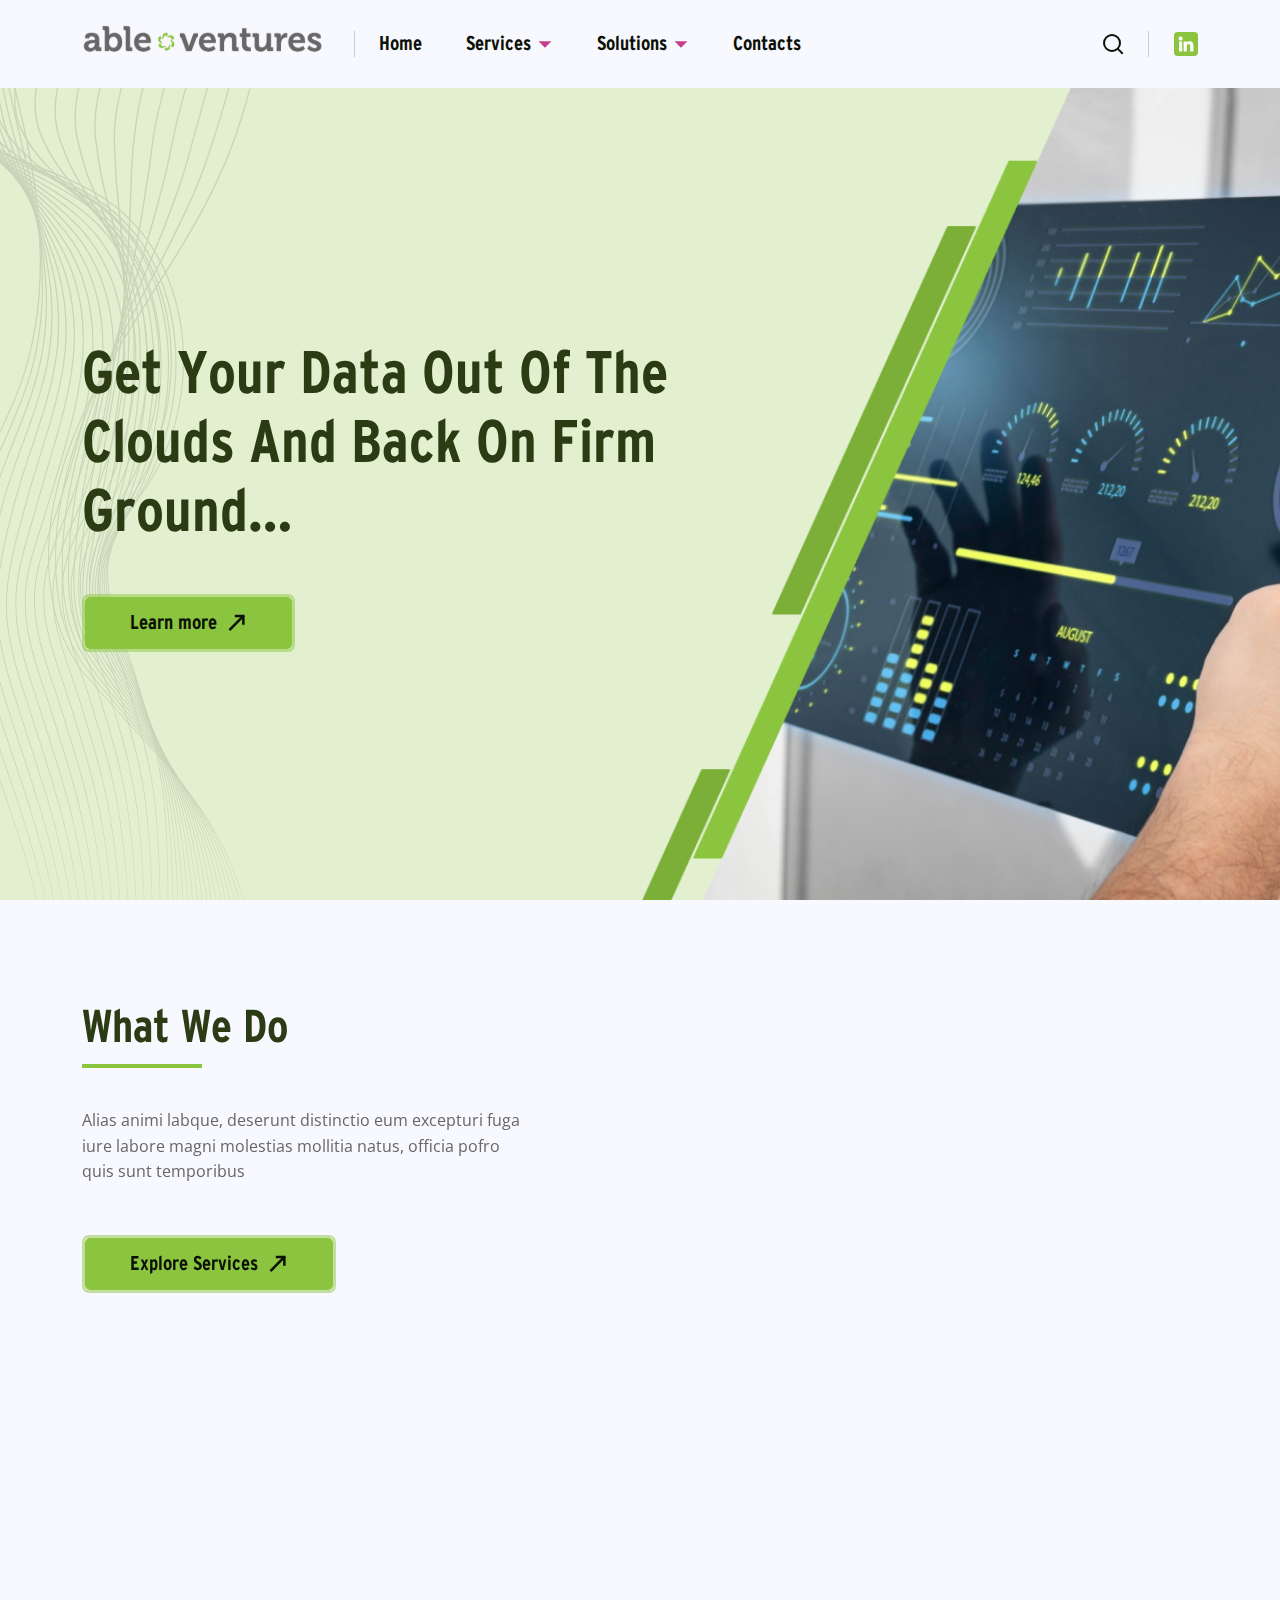
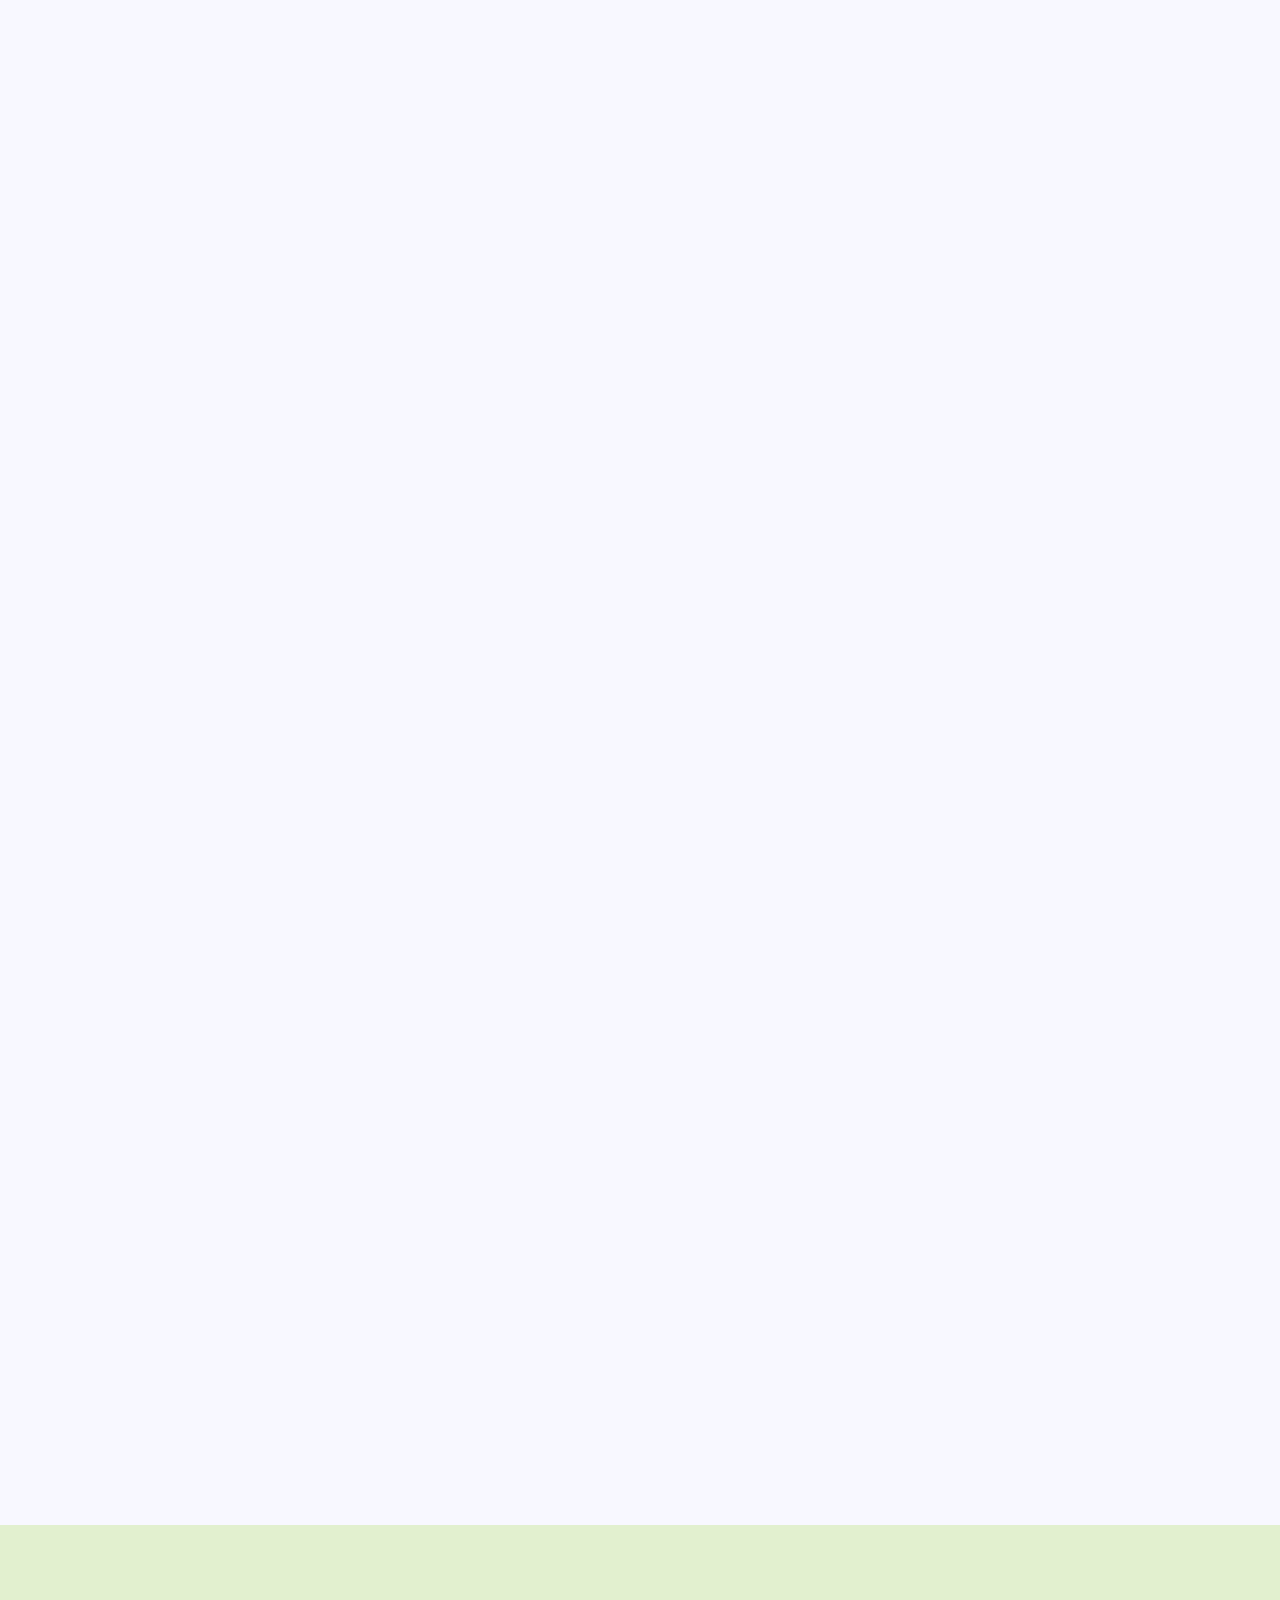
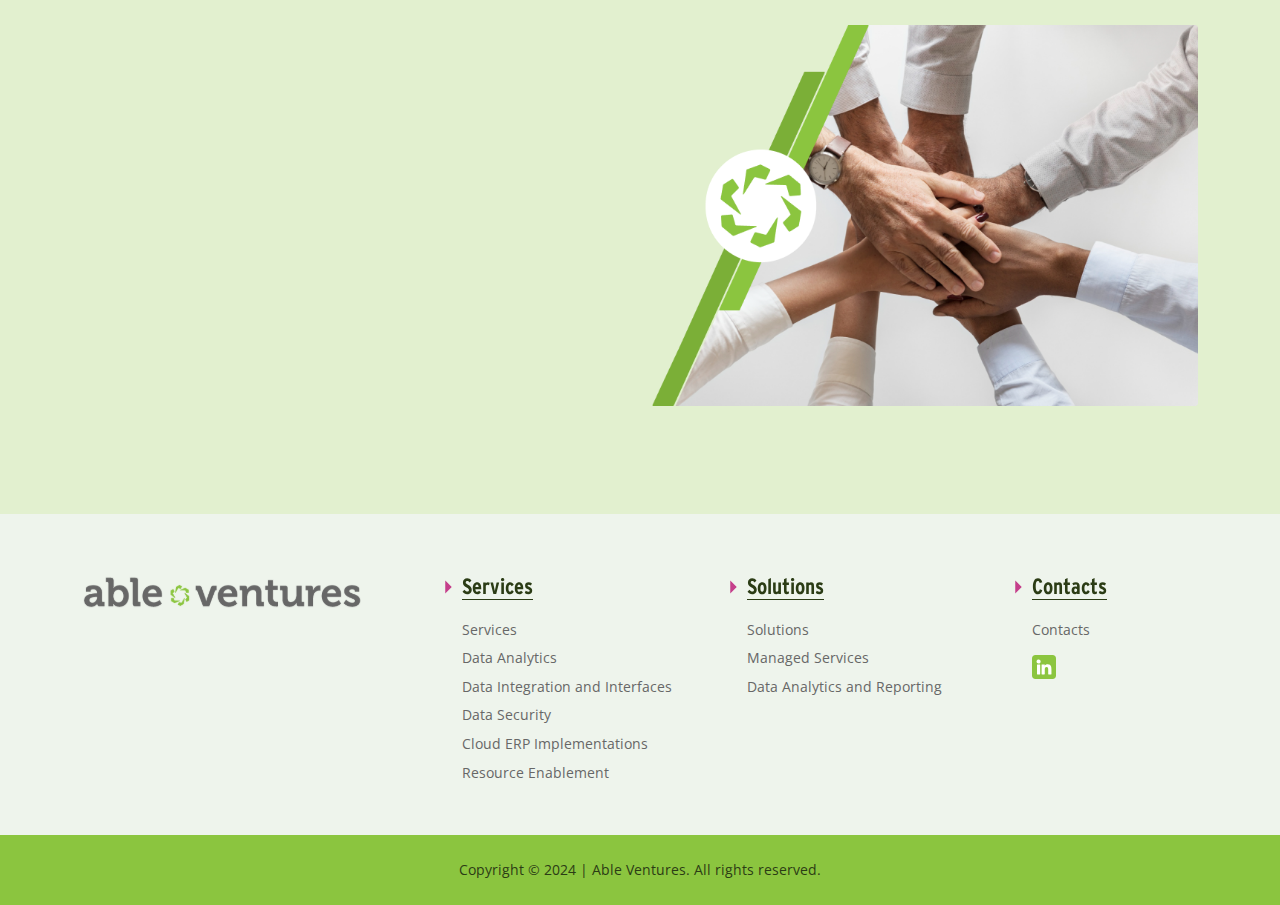
<file: index.html>
<!DOCTYPE html>
<html lang="en">

<head>
    <meta charset="UTF-8">
    <meta name="viewport" content="width=device-width, initial-scale=1.0">
    <title>Main</title>
    <link rel="stylesheet" href="css/lib/bootstrap-grid.min.css">
    <link rel="stylesheet" href="css/lib/aos.css">
    <link rel="stylesheet" href="css/style.css">
</head>

<body>

    <div class="pagewrapper">
        <header class="header">
            <div class="container">
                <div class="row align-items-center">
                    <div class="col-lg-3 col-md-5 col-7">
                        <a href="index.html" class="header__logo">
                            <img src="img/general/logo.svg" alt="logo">
                        </a>
                    </div>
                    <div class="col-lg-7 header__navcol">
                        <nav>
                            <ul>
                                <li><a href="index.html">Home</a></li>
                                <li class="dropdown">
                                    <a href="#">Services</a>
                                    <ul class="submenu">
                                        <li><a href="services.html">Services</a></li>
                                        <li><a href="service-page.html">Data Analytics</a></li>
                                        <li><a href="service-page.html">Data Integration and Interfaces</a></li>
                                        <li><a href="service-page.html">Data Security</a></li>
                                        <li><a href="service-page.html">Cloud ERP Implementations</a></li>
                                        <li><a href="service-page.html">Resource Enablement</a></li>
                                    </ul>
                                </li>
                                <li class="dropdown">
                                    <a href="#">Solutions</a>
                                    <ul class="submenu">
                                        <li><a href="solution.html">Solutions</a></li>
                                        <li><a href="data-analitics.html">Managed Services</a></li>
                                        <li><a href="data-analitics.html">Data Analytics and Reporting</a></li>
                                    </ul>
                                </li>
                                <li><a href="contacts.html">Contacts</a></li>
                            </ul>
                            <a href="#" target="_blank" class="soc">
                                <img src="img/general/ln-header.svg" alt="linkedin">
                            </a>
                        </nav>
                    </div>
                    <div class="col-lg-2 col-md-7 col-5">
                        <div class="header__rightsect">
                            <div class="header__search">
                                <form action="#">
                                    <input type="text">
                                    <div class="btnwrap">
                                        <button type="submit">
                                            <img src="img/general/search.svg" alt="search">
                                        </button>
                                        <img class="searchopen" src="img/general/search.svg" alt="">
                                    </div>
                                </form>
                            </div>
                            <a href="#">
                                <img src="img/general/ln-header.svg" alt="linkedin">
                            </a>
                            <button class="burger"><span></span></button>
                        </div>
                    </div>
                </div>
            </div>
        </header>

        <main class="main">
            <div class="herosect">
                <img class="sectobj" src="img/main/obj1.svg" alt="img">
                <div class="container">
                    <div class="row">
                        <div class="col-xl-7">
                            <h1 data-aos="fade-up">
                                Get your data out of the clouds and back on firm ground…
                            </h1>
                            <a href="#" class="greenbtn" data-aos="fade-up" data-aos-delay="100">
                                <span>
                                    Learn more
                                    <img src="img/general/btn-arrow.svg" alt="arrow">
                                </span>
                            </a>
                        </div>
                    </div>
                </div>
                <div class="imgwrap">
                    <img src="img/main/heroimg.png" alt="img">
                </div>
                <div class="bgpic-mob">
                    <img src="img/main/heroimg-mob.png" alt="img">
                </div>
            </div>

            <div class="whatwedo">
                <div class="container">
                    <div class="row">
                        <div class="col-lg-5">
                            <div class="whatwedo__leftsect">
                                <p class="secttitle">
                                    what we do
                                </p>
                                <p>
                                    Alias animi labque, deserunt distinctio eum excepturi fuga iure labore magni
                                    molestias mollitia natus, officia pofro quis sunt temporibus
                                </p>
                                <a href="#" class="greenbtn">
                                    <span>
                                        Explore Services
                                        <img src="img/general/btn-arrow.svg" alt="arrow">
                                    </span>
                                </a>

                            </div>
                        </div>
                        <div class="col-lg-7">
                            <div class="whatwedo__rightsect">
                                <div class="wwdobox" data-aos="fade-up">
                                    <div class="wwdobox__img">
                                        <img src="img/main/wwdo1.jpg" alt="img">
                                    </div>
                                    <div class="wwdobox__descr">
                                        <h4>
                                            Info CloudSuite Reporting and Analytics
                                        </h4>
                                        <p>
                                            Our core competency is getting your data out of CloudSuite. Whether you’re
                                            looking for custom services around Birst, AppStudio, AppEngine or customized
                                            reports in CloudSuite using ConfigConsole, we can help.
                                        </p>
                                    </div>
                                </div>

                                <div class="wwdobox" data-aos="fade-up">
                                    <div class="wwdobox__img">
                                        <img src="img/main/wwdo2.jpg" alt="img">
                                    </div>
                                    <div class="wwdobox__descr">
                                        <h4>
                                            Legacy Data Marts and Data Standardization
                                        </h4>
                                        <p>
                                            Whether you’re looking offload data prior to an upgrade, conversion or
                                            migration or just wanting to stand up a data mart for specific business
                                            needs, we can help model your data so it’s easily accessible from any
                                            reporting tool. Ensuring the data is homogenized with the rest of your
                                            organizations systems is key to being able to do historical reporting.
                                        </p>
                                    </div>
                                </div>

                                <div class="wwdobox" data-aos="fade-up">
                                    <div class="wwdobox__img">
                                        <img src="img/main/wwdo3.jpg" alt="img">
                                    </div>
                                    <div class="wwdobox__descr">
                                        <h4>
                                            Guidance and Enablement
                                        </h4>
                                        <p>
                                            We aren’t in the business of staff augmentation. We have perfected the
                                            process of enablement. Let us empower your internal resources to be the
                                            subject matter experts in all things data analytics and reporting. With a
                                            bespoke agenda for your needs and your current resources, let us help you be
                                            the leaders of change and success in your organization.
                                        </p>
                                    </div>
                                </div>
                            </div>
                        </div>
                    </div>
                </div>
            </div>

            <div class="whoweare">
                <div class="container">
                    <div class="row">
                        <div class="col-lg-6">
                            <div class="whoweare__leftsect">
                                <p class="secttitle" data-aos="fade-left">
                                    Who we are
                                </p>
                                <p data-aos="fade-left">
                                    Alias animi labque, deserunt distinctio eum excepturi fuga iure labore magni
                                    molestias mollitia natus, officia pofro quis sunt temporibus veritatis voluptatem,
                                    voluptatum. Aut blanditiis esse et illum maxim, obcaecati possimus voluptate!
                                    Accusamus adipisci amet aperiam, assumenda consequuntur fugiat inventore iusto
                                    magnam molestias natus necessitatibus, nulla pariatur.<br>
                                    Alias architecto asperiores, dignissimos illum ipsam ipsum itaque, natus
                                    necessitatibus officiis, perferendis quae sed ullam veniam vitae voluptas! Magni,
                                    nisi, quis! A accusamus animi commodi, consectetur distinctio eaque, eos excepturi
                                    illum laboriosam maiores nam natus nulla officiis perspiciatis rem reprehenderit sed
                                    tenetur veritatis.
                                </p>
                            </div>
                        </div>
                        <div class="col-lg-6">
                            <div class="whoweare__rightsect">
                                <img src="img/main/img1.png" alt="img">
                            </div>
                        </div>
                    </div>
                </div>
            </div>
        </main>

        <footer class="footer">
            <div class="footer__top">
                <div class="container">
                    <div class="row">
                        <div class="col-xl-4">
                            <a href="#" class="footer__logo">
                                <img src="img/general/footer-logo.svg" alt="logo">
                            </a>
                        </div>
                        <div class="col-xl-3 col-md-4">
                            <div class="footer__box">
                                <p class="title">
                                    <span>Services</span>
                                </p>
                                <ul>
                                    <li><a href="#">Services</a></li>
                                    <li><a href="#">Data Analytics</a></li>
                                    <li><a href="#">Data Integration and Interfaces</a></li>
                                    <li><a href="#">Data Security</a></li>
                                    <li><a href="#">Cloud ERP Implementations</a></li>
                                    <li><a href="#">Resource Enablement</a></li>
                                </ul>
                            </div>
                        </div>
                        <div class="col-xl-3 col-md-4">
                            <div class="footer__box">
                                <p class="title">
                                    <span>Solutions</span>
                                </p>
                                <ul>
                                    <li><a href="#">Solutions</a></li>
                                    <li><a href="#">Managed Services</a></li>
                                    <li><a href="#">Data Analytics and Reporting</a></li>
                                </ul>
                            </div>
                        </div>
                        <div class="col-xl-2 col-md-4">
                            <div class="footer__box">
                                <p class="title">
                                    <span>Contacts</span>
                                </p>
                                <ul>
                                    <li><a href="#">Contacts</a></li>
                                    <li>
                                        <a href="#" class="socimg" target="_blank">
                                            <img src="img/general/ln-header.svg" alt="linkedin">
                                        </a>
                                    </li>
                                </ul>
                            </div>
                        </div>
                    </div>
                </div>
            </div>
            <div class="footer__bottsect">
                <p>
                    Copyright © 2024 | Able Ventures. All rights reserved.
                </p>
            </div>
        </footer>
    </div>


    <script src="js/lib/jquery.js"></script>
    <script src="js/lib/aos.js"></script>
    <script src="js/main.js"></script>
</body>

</html>
</file>
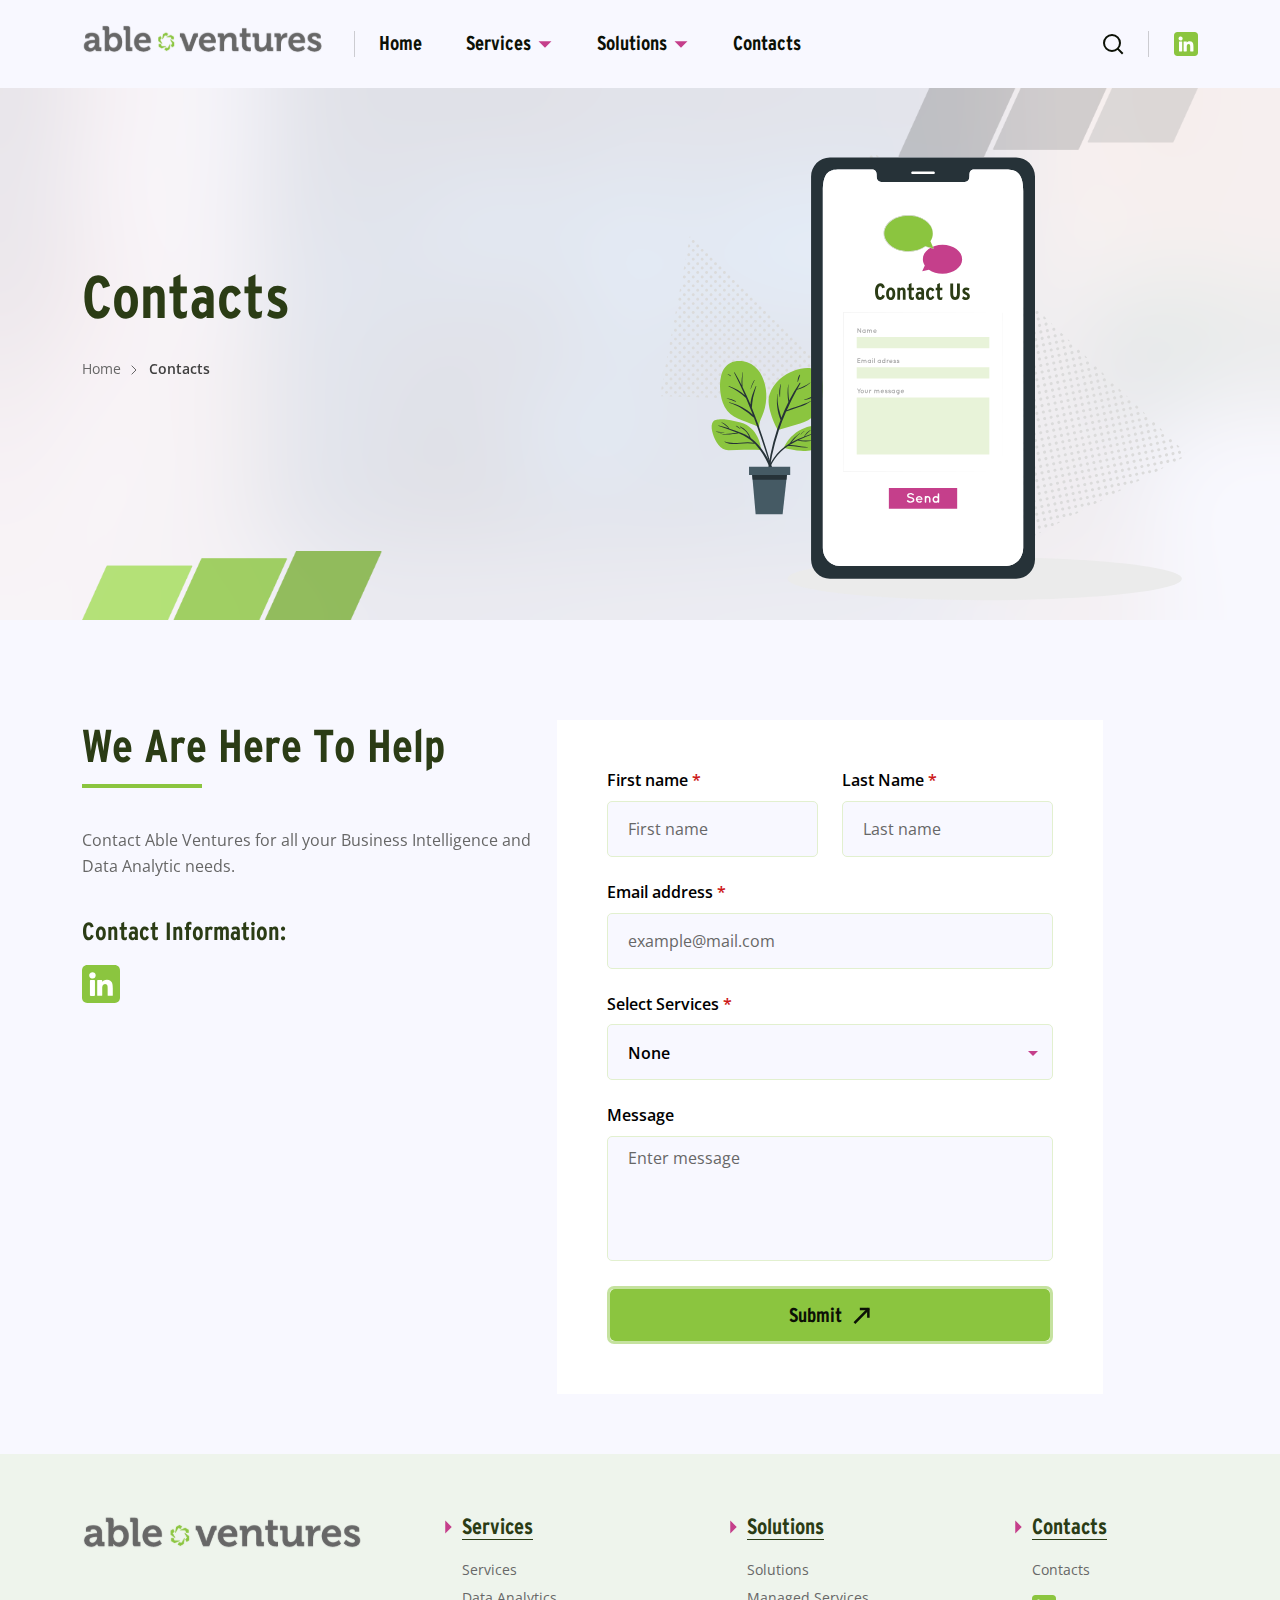
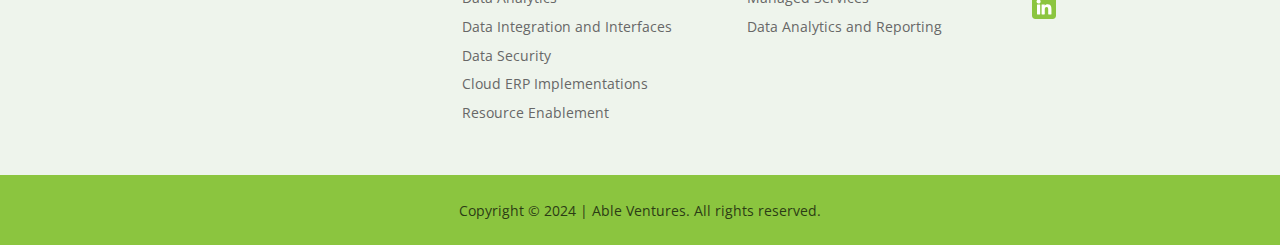
<file: contacts.html>
<!DOCTYPE html>
<html lang="en">

<head>
    <meta charset="UTF-8">
    <meta name="viewport" content="width=device-width, initial-scale=1.0">
    <title>Contacts</title>
    <link rel="stylesheet" href="css/lib/bootstrap-grid.min.css">
    <link rel="stylesheet" href="css/lib/select2.css">
    <link rel="stylesheet" href="css/lib/aos.css">
    <link rel="stylesheet" href="css/style.css">
</head>

<body>

    <div class="pagewrapper">
        <header class="header">
            <div class="container">
                <div class="row align-items-center">
                    <div class="col-lg-3 col-md-5 col-7">
                        <a href="index.html" class="header__logo">
                            <img src="img/general/logo.svg" alt="logo">
                        </a>
                    </div>
                    <div class="col-lg-7 header__navcol">
                        <nav>
                            <ul>
                                <li><a href="index.html">Home</a></li>
                                <li class="dropdown">
                                    <a href="#">Services</a>
                                    <ul class="submenu">
                                        <li><a href="services.html">Services</a></li>
                                        <li><a href="service-page.html">Data Analytics</a></li>
                                        <li><a href="service-page.html">Data Integration and Interfaces</a></li>
                                        <li><a href="service-page.html">Data Security</a></li>
                                        <li><a href="service-page.html">Cloud ERP Implementations</a></li>
                                        <li><a href="service-page.html">Resource Enablement</a></li>
                                    </ul>
                                </li>
                                <li class="dropdown">
                                    <a href="#">Solutions</a>
                                    <ul class="submenu">
                                        <li><a href="solution.html">Solutions</a></li>
                                        <li><a href="data-analitics.html">Managed Services</a></li>
                                        <li><a href="data-analitics.html">Data Analytics and Reporting</a></li>
                                    </ul>
                                </li>
                                <li><a href="contacts.html">Contacts</a></li>
                            </ul>
                            <a href="#" target="_blank" class="soc">
                                <img src="img/general/ln-header.svg" alt="linkedin">
                            </a>
                        </nav>
                    </div>
                    <div class="col-lg-2 col-md-7 col-5">
                        <div class="header__rightsect">
                            <div class="header__search">
                                <form action="#">
                                    <input type="text">
                                    <div class="btnwrap">
                                        <button type="submit">
                                            <img src="img/general/search.svg" alt="search">
                                        </button>
                                        <img class="searchopen" src="img/general/search.svg" alt="">
                                    </div>
                                </form>
                            </div>
                            <a href="#">
                                <img src="img/general/ln-header.svg" alt="linkedin">
                            </a>
                            <button class="burger"><span></span></button>
                        </div>
                    </div>
                </div>
            </div>
        </header>

        <main class="main">
            <section class="welcsection">
                <div class="container">
                    <div class="welcsection__wrap">
                        <div class="row">
                            <div class="col-lg-6">
                                <div class="welcsection__left">
                                    <h1 data-aos="fade-left">Contacts</h1>
                                    <div class="breadcrumbs" data-aos="fade-left" data-aos-delay="100">
                                        <ul>
                                            <li><a href="#">Home</a></li>
                                            <li>Contacts</li>
                                        </ul>
                                    </div>
                                </div>
                            </div>
                            <div class="col-lg-6">
                                <div class="welcsection__img">
                                    <img src="img/contacts/cont-ill.svg" alt="img">
                                </div>
                            </div>
                        </div>

                        <img class="welcsection__bgelright" src="img/service/welcel1.png" alt="img">
                        <img class="welcsection__bgelleft" src="img/service/welcel2.png" alt="img">
                    </div>
                </div>

                <div class="welcsection__bgsect">
                    <img src="img/contacts/contact-hero.png" alt="img">
                </div>
            </section>

            <div class="contactsection">
                <div class="container">
                    <div class="row">
                        <div class="col-xl-5 col-lg-5">
                            <div class="contacts__descr" data-aos="fade-up">
                                <p class="secttitle">
                                    We are here to help
                                </p>
                                <div class="descr">
                                    <p>
                                        Contact Able Ventures for all your Business Intelligence and Data Analytic
                                        needs.
                                    </p>
                                </div>
                                <div class="continfo">
                                    <p class="title">
                                        Contact Information:
                                    </p>
                                    <a href="#" class="socimg" target="_blank">
                                        <img src="img/general/ln-header.svg" alt="linkedin">
                                    </a>
                                </div>
                            </div>
                        </div>
                        <div class="col-xl-6 col-lg-7">
                            <div class="contacts__form" data-aos="fade-up">
                                <form action="#">
                                    <div class="row">
                                        <div class="col-lg-6">
                                            <div class="inputfield">
                                                <label for="fname">First name <span>*</span></label>
                                                <input type="text" placeholder="First name" id="fname">
                                            </div>
                                        </div>
                                        <div class="col-lg-6">
                                            <div class="inputfield">
                                                <label for="lname">Last Name <span>*</span></label>
                                                <input type="text" placeholder="Last name" id="lname">
                                            </div>
                                        </div>
                                        <div class="col-12">
                                            <div class="inputfield">
                                                <label for="email">Email address <span>*</span></label>
                                                <input type="email" placeholder="example@mail.com" id="email">
                                            </div>
                                        </div>
                                        <div class="col-12">
                                            <div class="inputfield">
                                                <label for="serv">Select Services <span>*</span></label>
                                                <select name="serv" id="" class="styledselect" data-placeholder="">
                                                    <!-- <option></option> -->
                                                    <option value="1">None</option>
                                                    <option value="2">Data Analytics</option>
                                                    <option value="3">Data Integration and Interfaces</option>
                                                    <option value="4">Data Security</option>
                                                    <option value="5">Cloud ERP Implementations</option>
                                                    <option value="6">Resource Enablement</option>
                                                </select>
                                            </div>
                                        </div>
                                        <div class="col-12">
                                            <div class="inputfield">
                                                <label for="message">Message</label>
                                                <textarea name="" id="message" placeholder="Enter message"></textarea>
                                            </div>
                                        </div>
                                        <div class="col-12">
                                            <button type="submit" class="greenbtn">
                                                <span>
                                                    Submit
                                                    <img src="img/general/btn-arrow.svg" alt="arrow">
                                                </span>
                                            </button>
                                        </div>
                                    </div>
                                </form>
                            </div>
                        </div>
                    </div>
                </div>
            </div>

        </main>

        <footer class="footer">
            <div class="footer__top">
                <div class="container">
                    <div class="row">
                        <div class="col-xl-4">
                            <a href="#" class="footer__logo">
                                <img src="img/general/footer-logo.svg" alt="logo">
                            </a>
                        </div>
                        <div class="col-xl-3 col-md-4">
                            <div class="footer__box">
                                <p class="title">
                                    <span>Services</span>
                                </p>
                                <ul>
                                    <li><a href="#">Services</a></li>
                                    <li><a href="#">Data Analytics</a></li>
                                    <li><a href="#">Data Integration and Interfaces</a></li>
                                    <li><a href="#">Data Security</a></li>
                                    <li><a href="#">Cloud ERP Implementations</a></li>
                                    <li><a href="#">Resource Enablement</a></li>
                                </ul>
                            </div>
                        </div>
                        <div class="col-xl-3 col-md-4">
                            <div class="footer__box">
                                <p class="title">
                                    <span>Solutions</span>
                                </p>
                                <ul>
                                    <li><a href="#">Solutions</a></li>
                                    <li><a href="#">Managed Services</a></li>
                                    <li><a href="#">Data Analytics and Reporting</a></li>
                                </ul>
                            </div>
                        </div>
                        <div class="col-xl-2 col-md-4">
                            <div class="footer__box">
                                <p class="title">
                                    <span>Contacts</span>
                                </p>
                                <ul>
                                    <li><a href="#">Contacts</a></li>
                                    <li>
                                        <a href="#" class="socimg" target="_blank">
                                            <img src="img/general/ln-header.svg" alt="linkedin">
                                        </a>
                                    </li>
                                </ul>
                            </div>
                        </div>
                    </div>
                </div>
            </div>
            <div class="footer__bottsect">
                <p>
                    Copyright © 2024 | Able Ventures. All rights reserved.
                </p>
            </div>
        </footer>
    </div>

    <script src="js/lib/jquery.js"></script>
    <script src="js/lib/select2.js"></script>
    <script src="js/lib/aos.js"></script>
    <script src="js/main.js"></script>
</body>

</html>
</file>
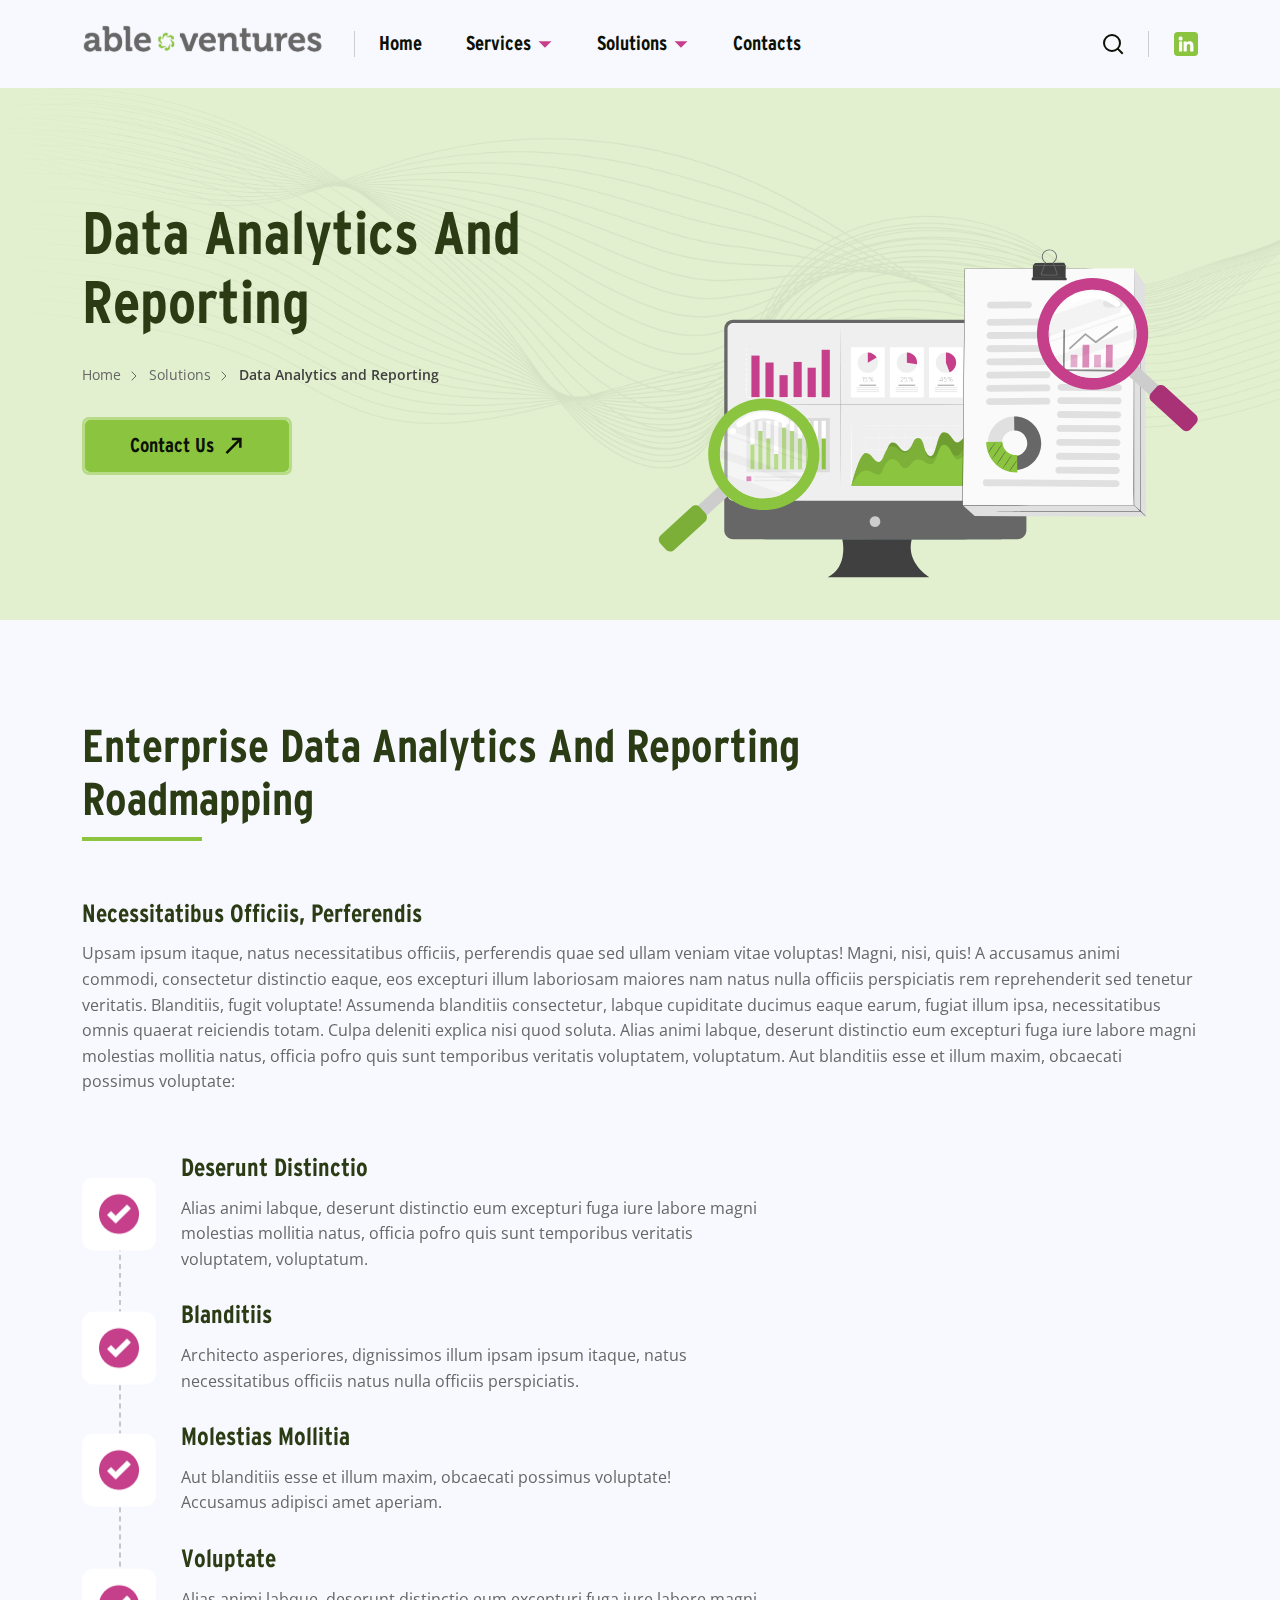
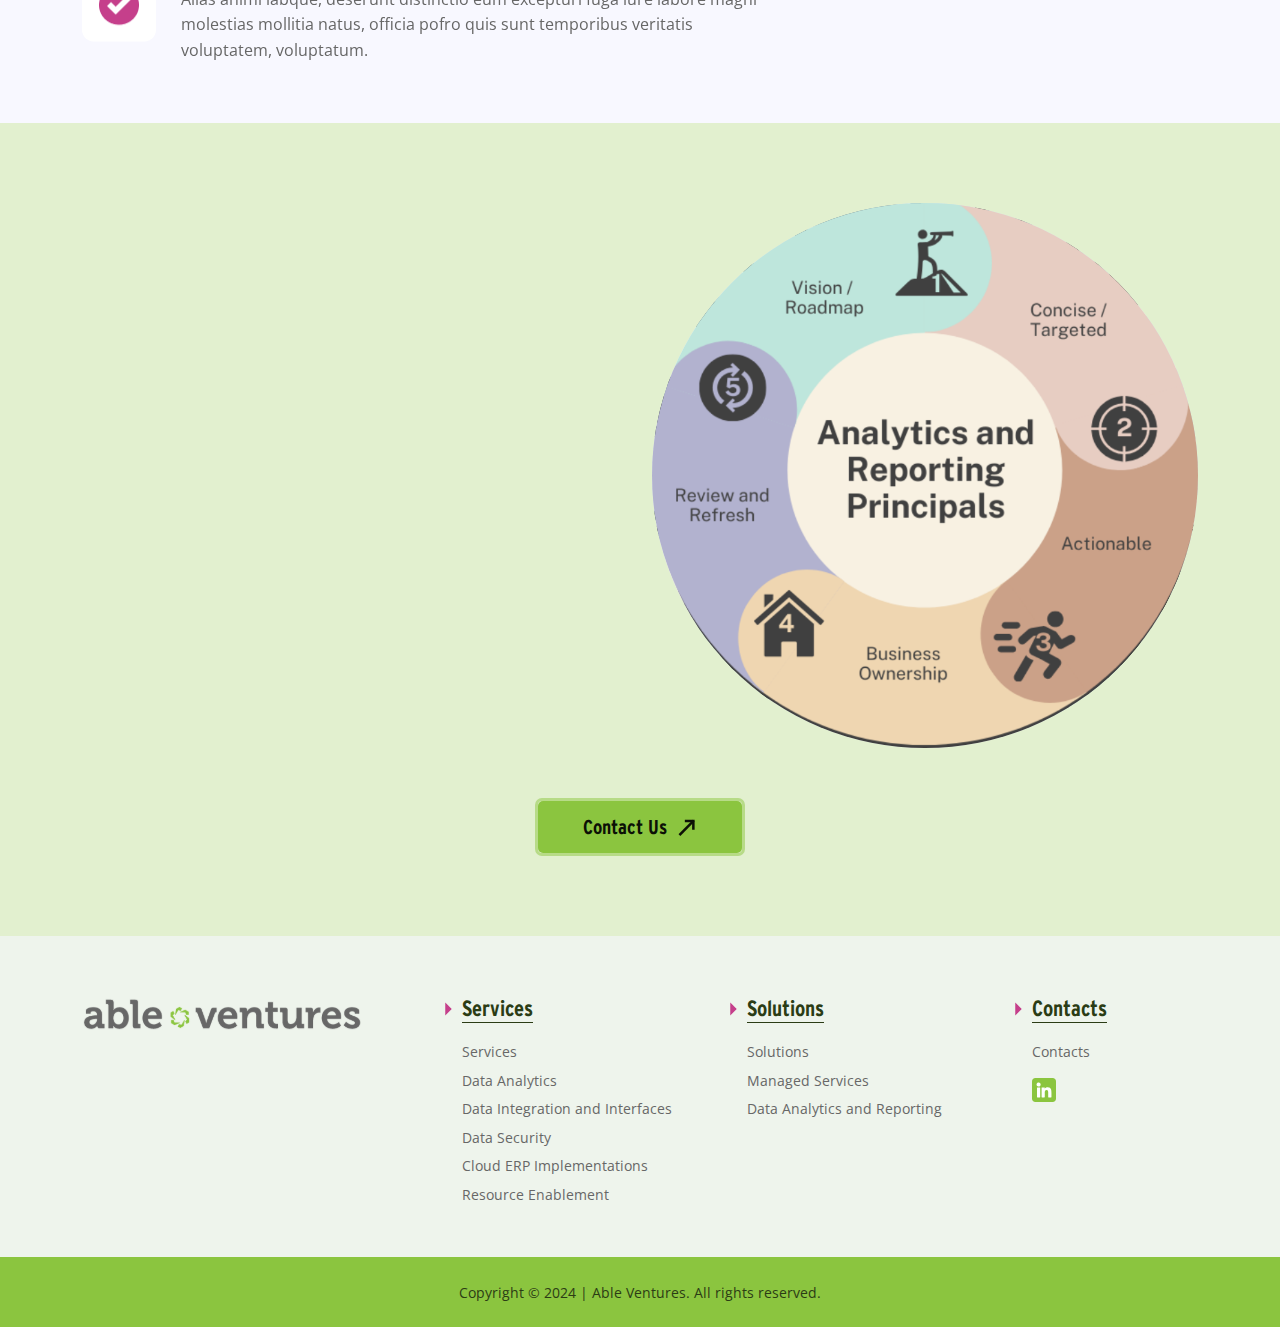
<file: data-analitics.html>
<!DOCTYPE html>
<html lang="en">

<head>
    <meta charset="UTF-8">
    <meta name="viewport" content="width=device-width, initial-scale=1.0">
    <title>Data Analytics and Reporting Page</title>
    <link rel="stylesheet" href="css/lib/bootstrap-grid.min.css">
    <link rel="stylesheet" href="css/lib/aos.css">
    <link rel="stylesheet" href="css/style.css">
</head>

<body>

    <div class="pagewrapper">
        <header class="header">
            <div class="container">
                <div class="row align-items-center">
                    <div class="col-lg-3 col-md-5 col-7">
                        <a href="index.html" class="header__logo">
                            <img src="img/general/logo.svg" alt="logo">
                        </a>
                    </div>
                    <div class="col-lg-7 header__navcol">
                        <nav>
                            <ul>
                                <li><a href="index.html">Home</a></li>
                                <li class="dropdown">
                                    <a href="#">Services</a>
                                    <ul class="submenu">
                                        <li><a href="services.html">Services</a></li>
                                        <li><a href="service-page.html">Data Analytics</a></li>
                                        <li><a href="service-page.html">Data Integration and Interfaces</a></li>
                                        <li><a href="service-page.html">Data Security</a></li>
                                        <li><a href="service-page.html">Cloud ERP Implementations</a></li>
                                        <li><a href="service-page.html">Resource Enablement</a></li>
                                    </ul>
                                </li>
                                <li class="dropdown">
                                    <a href="#">Solutions</a>
                                    <ul class="submenu">
                                        <li><a href="solution.html">Solutions</a></li>
                                        <li><a href="data-analitics.html">Managed Services</a></li>
                                        <li><a href="data-analitics.html">Data Analytics and Reporting</a></li>
                                    </ul>
                                </li>
                                <li><a href="contacts.html">Contacts</a></li>
                            </ul>
                            <a href="#" target="_blank" class="soc">
                                <img src="img/general/ln-header.svg" alt="linkedin">
                            </a>
                        </nav>
                    </div>
                    <div class="col-lg-2 col-md-7 col-5">
                        <div class="header__rightsect">
                            <div class="header__search">
                                <form action="#">
                                    <input type="text">
                                    <div class="btnwrap">
                                        <button type="submit">
                                            <img src="img/general/search.svg" alt="search">
                                        </button>
                                        <img class="searchopen" src="img/general/search.svg" alt="">
                                    </div>
                                </form>
                            </div>
                            <a href="#">
                                <img src="img/general/ln-header.svg" alt="linkedin">
                            </a>
                            <button class="burger"><span></span></button>
                        </div>
                    </div>
                </div>
            </div>
        </header>

        <main class="main">
            <section class="welcsection welcsection__green">
                <img class="waveimg" src="img/service/wave1.png" alt="img">
                <div class="container">
                    <div class="welcsection__wrap">
                        <div class="row">
                            <div class="col-lg-6">
                                <div class="welcsection__left">
                                    <h1 data-aos="fade-left">Data Analytics and Reporting</h1>
                                    <div class="breadcrumbs" data-aos="fade-left" data-aos-delay="100">
                                        <ul>
                                            <li><a href="#">Home</a></li>
                                            <li><a href="#">Solutions</a></li>
                                            <li>Data Analytics and Reporting</li>
                                        </ul>
                                    </div>
                                    <a href="#" class="greenbtn" data-aos="fade-left" data-aos-delay="200">
                                        <span>
                                            Contact Us
                                            <img src="img/general/btn-arrow.svg" alt="arrow">
                                        </span>
                                    </a>
                                </div>
                            </div>
                            <div class="col-lg-6">
                                <div class="welcsection__img">
                                    <img src="img/dataanilitics/da-ill.svg" alt="img">
                                </div>
                            </div>
                        </div>
                    </div>
                </div>
            </section>

            <div class="dainfosection ">
                <div class="container">
                    <p class="secttitle" data-aos="fade-up">
                        Enterprise Data Analytics and Reporting<br> Roadmapping
                    </p>
                    <div class="dainfosection__description" data-aos="fade-up">
                        <p class="title">necessitatibus officiis, perferendis</p>
                        <p>
                            Upsam ipsum itaque, natus necessitatibus officiis, perferendis quae sed ullam veniam vitae
                            voluptas! Magni, nisi, quis! A accusamus animi commodi, consectetur distinctio eaque, eos
                            excepturi illum laboriosam maiores nam natus nulla officiis perspiciatis
                            rem reprehenderit sed tenetur veritatis. Blanditiis, fugit voluptate! Assumenda blanditiis
                            consectetur, labque cupiditate ducimus eaque earum, fugiat illum ipsa, necessitatibus omnis
                            quaerat reiciendis totam. Culpa deleniti explica nisi quod soluta. Alias animi labque,
                            deserunt distinctio eum excepturi fuga iure labore magni molestias mollitia natus, officia
                            pofro quis sunt temporibus veritatis voluptatem, voluptatum. Aut blanditiis esse et illum
                            maxim, obcaecati possimus voluptate:
                        </p>

                        <ul class="dainfosection__checklist">
                            <li>
                                <p class="item-title">
                                    deserunt distinctio
                                </p>
                                <p>
                                    Alias animi labque, deserunt distinctio eum excepturi fuga iure labore magni
                                    molestias mollitia natus, officia pofro quis sunt temporibus veritatis
                                    voluptatem,
                                    voluptatum.
                                </p>
                            </li>
                            <li>
                                <p class="item-title">blanditiis</p>
                                <p>
                                    Architecto asperiores, dignissimos illum ipsam ipsum itaque, natus necessitatibus
                                    officiis natus nulla officiis perspiciatis.
                                </p>
                            </li>
                            <li>
                                <p class="item-title">molestias mollitia </p>
                                <p>
                                    Aut blanditiis esse et illum maxim, obcaecati possimus voluptate!
                                    Accusamus adipisci amet aperiam.
                                </p>
                            </li>
                            <li>
                                <p class="item-title">voluptate</p>
                                <p>
                                    Alias animi labque, deserunt distinctio eum excepturi fuga iure labore magni
                                    molestias mollitia natus, officia pofro quis sunt temporibus veritatis voluptatem,
                                    voluptatum.
                                </p>
                            </li>
                        </ul>


                    </div>


                </div>
            </div>

            <div class="dapicrsect green-bg">
                <div class="container">
                    <div class="row align-items-center">
                        <div class="col-lg-6">
                            <div class="dapicrinfo" data-aos="fade-up">
                                <p class="title">
                                    consectetur distinctio
                                </p>
                                <p>
                                    Aut blanditiis esse et illum maxim, obcaecati possimus voluptate!
                                    Accusamus adipisci amet aperiam, assumenda consequuntur fugiat inventore iusto
                                    magnam molestias natus necessitatibus, nulla pariatur.
                                </p>
                                <p>
                                    Alias architecto asperiores, dignissimos illum ipsam ipsum itaque, natus
                                    necessitatibus officiis, perferendis quae sed ullam veniam vitae voluptas! Magni,
                                    nisi, quis! A accusamus animi commodi, consectetur distinctio eaque, eos excepturi
                                    illum laboriosam maiores nam natus nulla officiis perspiciatis rem reprehenderit sed
                                    tenetur veritatis. Consectetur dicta enim error eveniet expedita, facere in itaque
                                    labore natus quasi? Ad consectetur eligendi facilis magni quae quis, quo temporibus
                                    voluptas voluptate voluptatem!
                                </p>
                            </div>
                        </div>
                        <div class="col-lg-6">
                            <div class="imgwrap d-flex justify-content-end">
                                <img src="img/dataanilitics/ill.svg" alt="img">
                            </div>
                        </div>
                    </div>
                    <div class="text-center">
                        <a href="#" class="greenbtn">
                            <span>
                                Contact Us
                                <img src="img/general/btn-arrow.svg" alt="arrow">
                            </span>
                        </a>
                    </div>
                </div>
            </div>


        </main>

        <footer class="footer">
            <div class="footer__top">
                <div class="container">
                    <div class="row">
                        <div class="col-xl-4">
                            <a href="#" class="footer__logo">
                                <img src="img/general/footer-logo.svg" alt="logo">
                            </a>
                        </div>
                        <div class="col-xl-3 col-md-4">
                            <div class="footer__box">
                                <p class="title">
                                    <span>Services</span>
                                </p>
                                <ul>
                                    <li><a href="#">Services</a></li>
                                    <li><a href="#">Data Analytics</a></li>
                                    <li><a href="#">Data Integration and Interfaces</a></li>
                                    <li><a href="#">Data Security</a></li>
                                    <li><a href="#">Cloud ERP Implementations</a></li>
                                    <li><a href="#">Resource Enablement</a></li>
                                </ul>
                            </div>
                        </div>
                        <div class="col-xl-3 col-md-4">
                            <div class="footer__box">
                                <p class="title">
                                    <span>Solutions</span>
                                </p>
                                <ul>
                                    <li><a href="#">Solutions</a></li>
                                    <li><a href="#">Managed Services</a></li>
                                    <li><a href="#">Data Analytics and Reporting</a></li>
                                </ul>
                            </div>
                        </div>
                        <div class="col-xl-2 col-md-4">
                            <div class="footer__box">
                                <p class="title">
                                    <span>Contacts</span>
                                </p>
                                <ul>
                                    <li><a href="#">Contacts</a></li>
                                    <li>
                                        <a href="#" class="socimg" target="_blank">
                                            <img src="img/general/ln-header.svg" alt="linkedin">
                                        </a>
                                    </li>
                                </ul>
                            </div>
                        </div>
                    </div>
                </div>
            </div>
            <div class="footer__bottsect">
                <p>
                    Copyright © 2024 | Able Ventures. All rights reserved.
                </p>
            </div>
        </footer>
    </div>


    <script src="js/lib/jquery.js"></script>
    <script src="js/lib/aos.js"></script>
    <script src="js/main.js"></script>
</body>

</html>
</file>
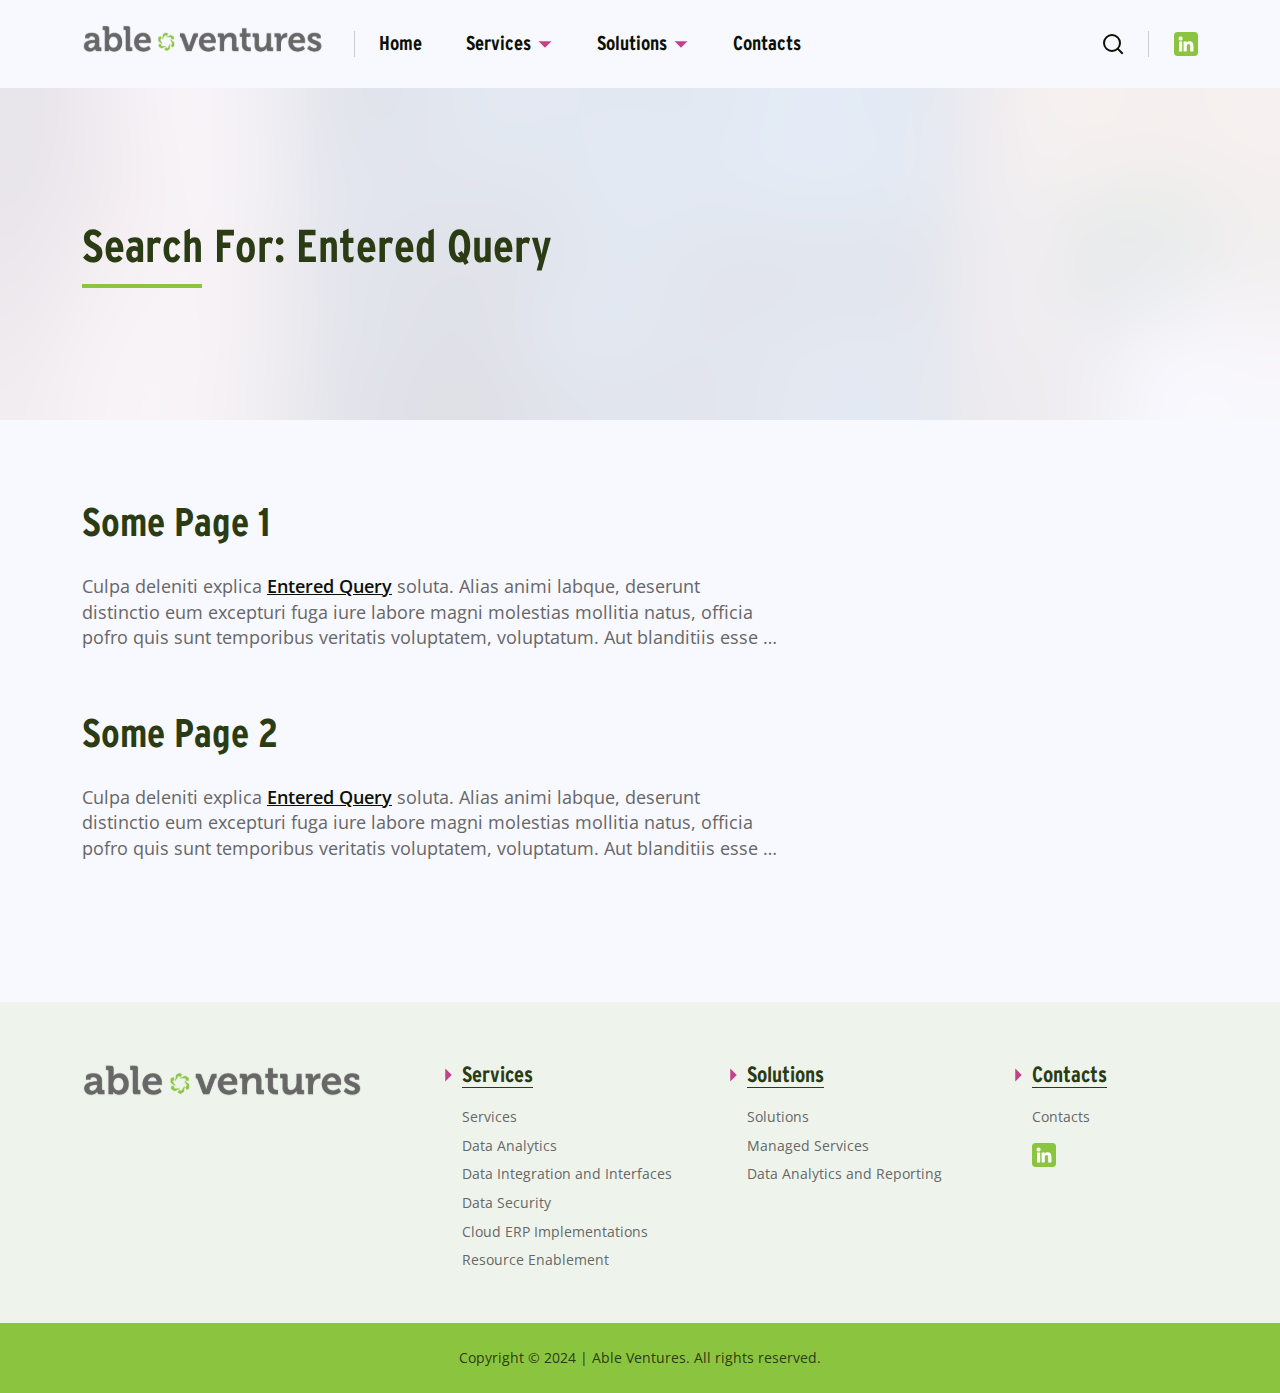
<file: finding-result.html>
<!DOCTYPE html>
<html lang="en">

<head>
    <meta charset="UTF-8">
    <meta name="viewport" content="width=device-width, initial-scale=1.0">
    <title>Result</title>
    <link rel="stylesheet" href="css/lib/bootstrap-grid.min.css">
    <link rel="stylesheet" href="css/lib/aos.css">
    <link rel="stylesheet" href="css/style.css">
</head>

<body>

    <div class="pagewrapper">
        <header class="header">
            <div class="container">
                <div class="row align-items-center">
                    <div class="col-lg-3 col-md-5 col-7">
                        <a href="index.html" class="header__logo">
                            <img src="img/general/logo.svg" alt="logo">
                        </a>
                    </div>
                    <div class="col-lg-7 header__navcol">
                        <nav>
                            <ul>
                                <li><a href="index.html">Home</a></li>
                                <li class="dropdown">
                                    <a href="#">Services</a>
                                    <ul class="submenu">
                                        <li><a href="services.html">Services</a></li>
                                        <li><a href="service-page.html">Data Analytics</a></li>
                                        <li><a href="service-page.html">Data Integration and Interfaces</a></li>
                                        <li><a href="service-page.html">Data Security</a></li>
                                        <li><a href="service-page.html">Cloud ERP Implementations</a></li>
                                        <li><a href="service-page.html">Resource Enablement</a></li>
                                    </ul>
                                </li>
                                <li class="dropdown">
                                    <a href="#">Solutions</a>
                                    <ul class="submenu">
                                        <li><a href="solution.html">Solutions</a></li>
                                        <li><a href="data-analitics.html">Managed Services</a></li>
                                        <li><a href="data-analitics.html">Data Analytics and Reporting</a></li>
                                    </ul>
                                </li>
                                <li><a href="contacts.html">Contacts</a></li>
                            </ul>
                            <a href="#" target="_blank" class="soc">
                                <img src="img/general/ln-header.svg" alt="linkedin">
                            </a>
                        </nav>
                    </div>
                    <div class="col-lg-2 col-md-7 col-5">
                        <div class="header__rightsect">
                            <div class="header__search">
                                <form action="#">
                                    <input type="text">
                                    <div class="btnwrap">
                                        <button type="submit">
                                            <img src="img/general/search.svg" alt="search">
                                        </button>
                                        <img class="searchopen" src="img/general/search.svg" alt="">
                                    </div>
                                </form>
                            </div>
                            <a href="#">
                                <img src="img/general/ln-header.svg" alt="linkedin">
                            </a>
                            <button class="burger"><span></span></button>
                        </div>
                    </div>
                </div>
            </div>
        </header>
        
        <main class="main">
            <section class="findresult">
                <div class="container">
                    <p class="secttitle">
                        Search for: entered query
                    </p>
                </div>

                <img class="findresult__bg" src="img/contacts/contact-hero.png" alt="img">
            </section>

            <div class="resultsection">
                <div class="container">
                    <div class="result-item">
                        <a href="#" class="title">
                            some page 1
                        </a>
                        <div class="descr">
                            <p>
                                Culpa deleniti explica <a href="#">Entered Query</a> soluta. Alias animi labque,
                                deserunt distinctio eum
                                excepturi fuga iure labore magni molestias mollitia natus, officia pofro quis sunt
                                temporibus veritatis voluptatem, voluptatum. Aut blanditiis esse et illum turinoff
                            </p>
                        </div>
                    </div>
                    <div class="result-item">
                        <a href="#" class="title">
                            some page 2
                        </a>
                        <div class="descr">
                            <p>
                                Culpa deleniti explica <a href="#">Entered Query</a> soluta. Alias animi labque,
                                deserunt distinctio eum
                                excepturi fuga iure labore magni molestias mollitia natus, officia pofro quis sunt
                                temporibus veritatis voluptatem, voluptatum. Aut blanditiis esse et illum turinoff
                            </p>
                        </div>
                    </div>
                </div>
            </div>
        </main>

        <footer class="footer">
            <div class="footer__top">
                <div class="container">
                    <div class="row">
                        <div class="col-xl-4">
                            <a href="#" class="footer__logo">
                                <img src="img/general/footer-logo.svg" alt="logo">
                            </a>
                        </div>
                        <div class="col-xl-3 col-md-4">
                            <div class="footer__box">
                                <p class="title">
                                    <span>Services</span>
                                </p>
                                <ul>
                                    <li><a href="#">Services</a></li>
                                    <li><a href="#">Data Analytics</a></li>
                                    <li><a href="#">Data Integration and Interfaces</a></li>
                                    <li><a href="#">Data Security</a></li>
                                    <li><a href="#">Cloud ERP Implementations</a></li>
                                    <li><a href="#">Resource Enablement</a></li>
                                </ul>
                            </div>
                        </div>
                        <div class="col-xl-3 col-md-4">
                            <div class="footer__box">
                                <p class="title">
                                    <span>Solutions</span>
                                </p>
                                <ul>
                                    <li><a href="#">Solutions</a></li>
                                    <li><a href="#">Managed Services</a></li>
                                    <li><a href="#">Data Analytics and Reporting</a></li>
                                </ul>
                            </div>
                        </div>
                        <div class="col-xl-2 col-md-4">
                            <div class="footer__box">
                                <p class="title">
                                    <span>Contacts</span>
                                </p>
                                <ul>
                                    <li><a href="#">Contacts</a></li>
                                    <li>
                                        <a href="#" class="socimg" target="_blank">
                                            <img src="img/general/ln-header.svg" alt="linkedin">
                                        </a>
                                    </li>
                                </ul>
                            </div>
                        </div>
                    </div>
                </div>
            </div>
            <div class="footer__bottsect">
                <p>
                    Copyright © 2024 | Able Ventures. All rights reserved.
                </p>
            </div>
        </footer>
    </div>

    <script src="js/lib/jquery.js"></script>
    <script src="js/lib/aos.js"></script>
    <script src="js/main.js"></script>
</body>

</html>
</file>
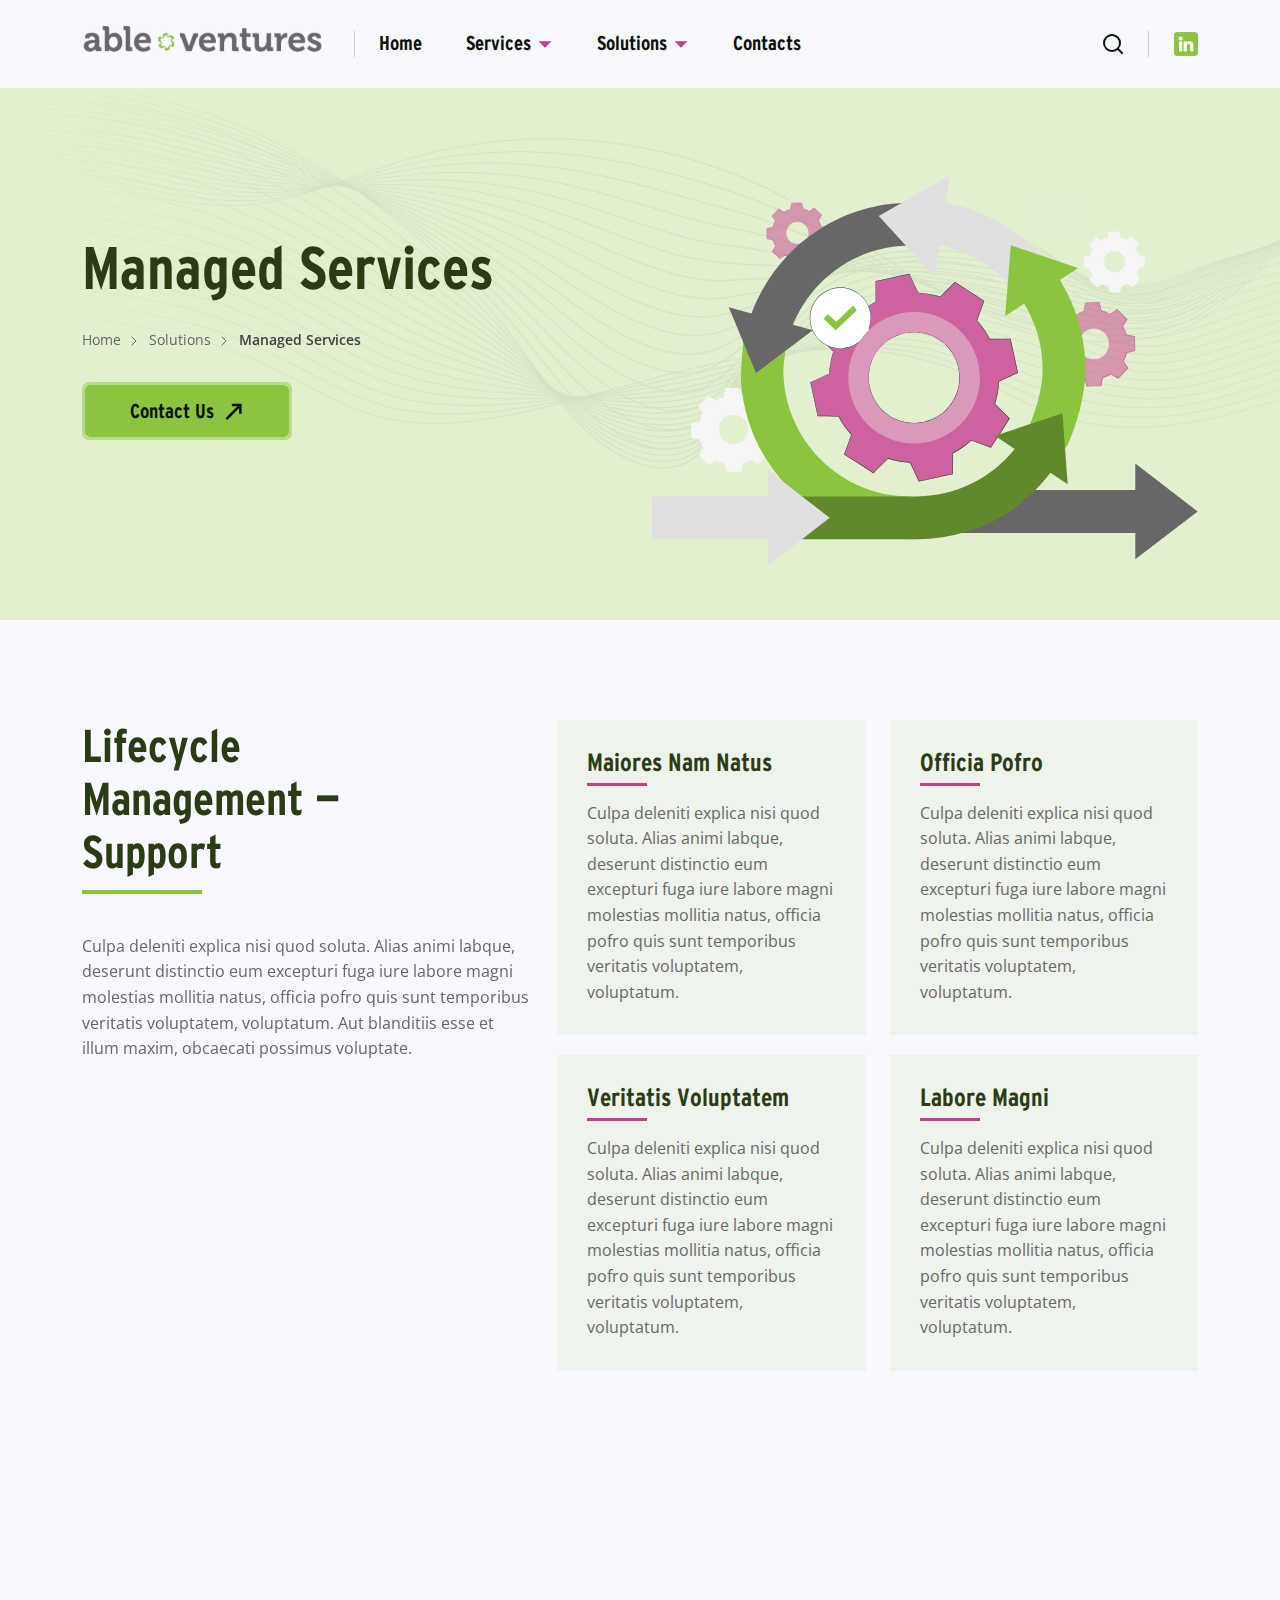
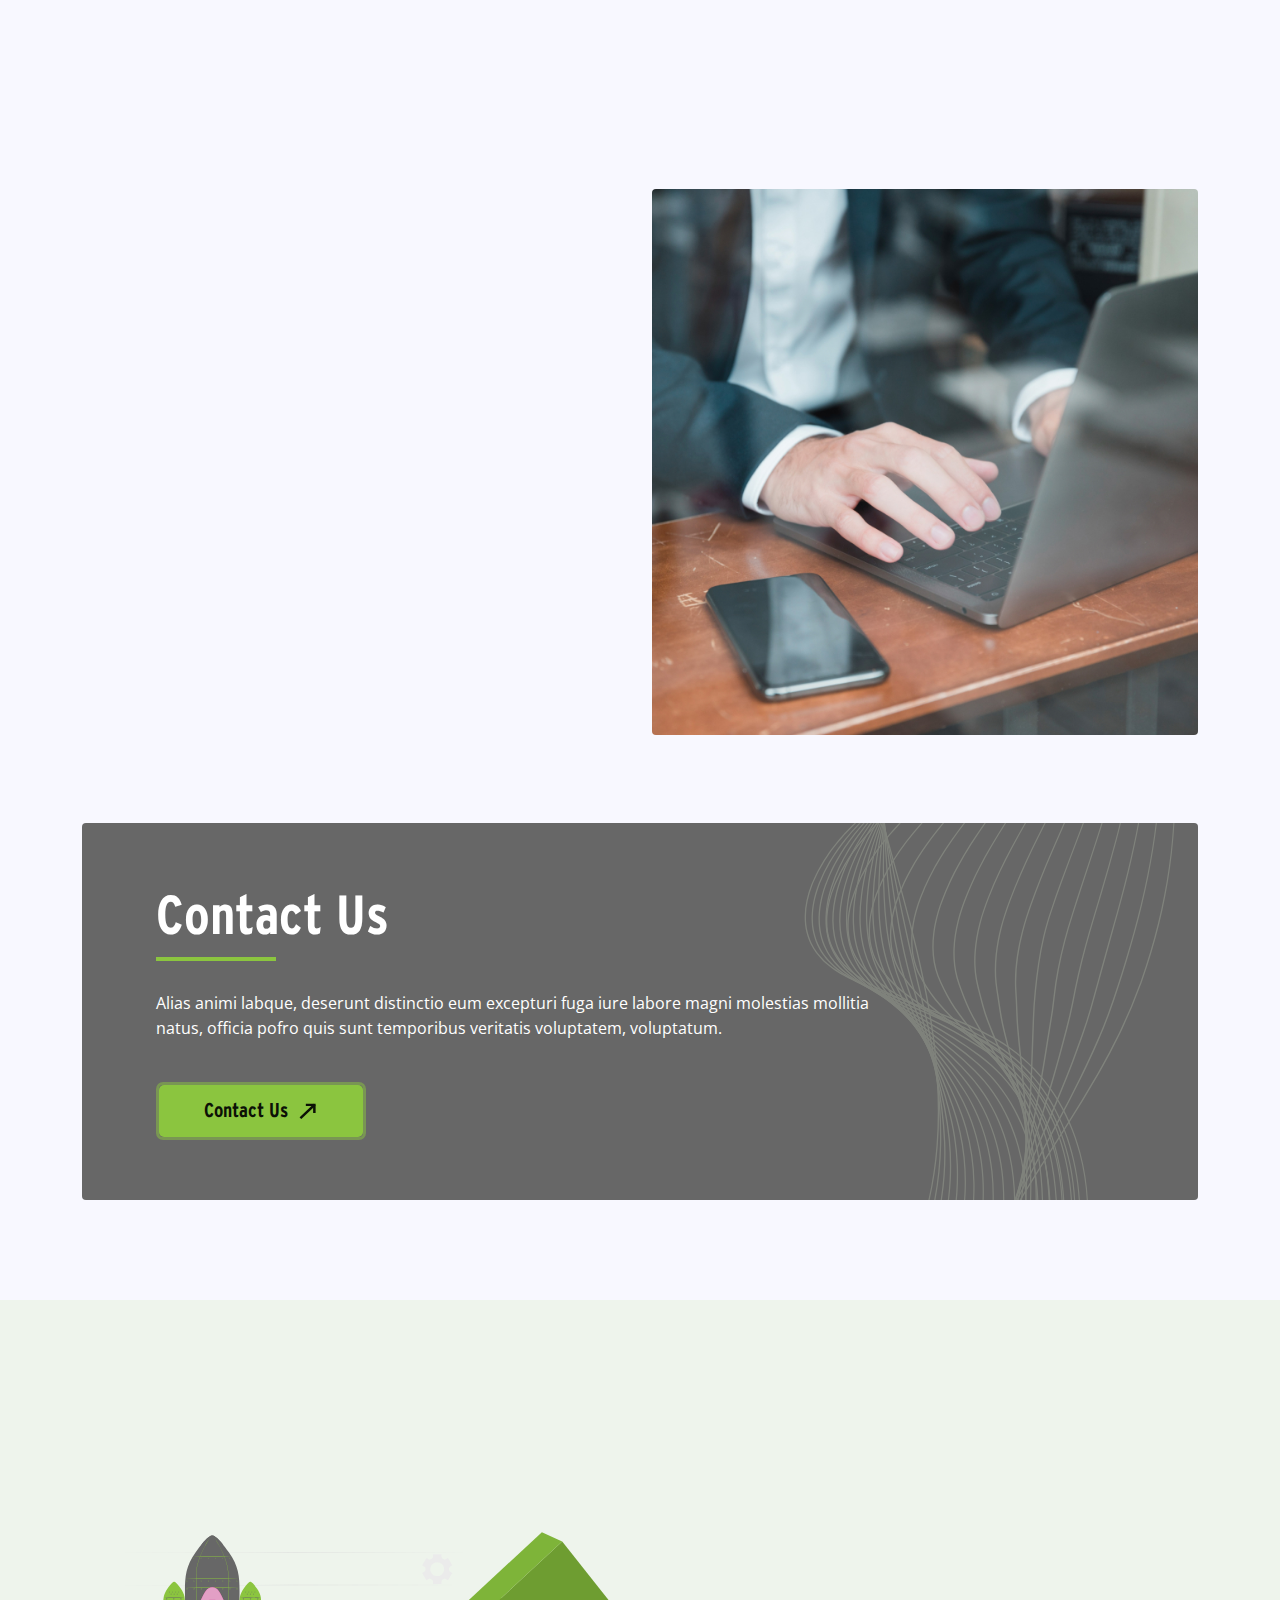
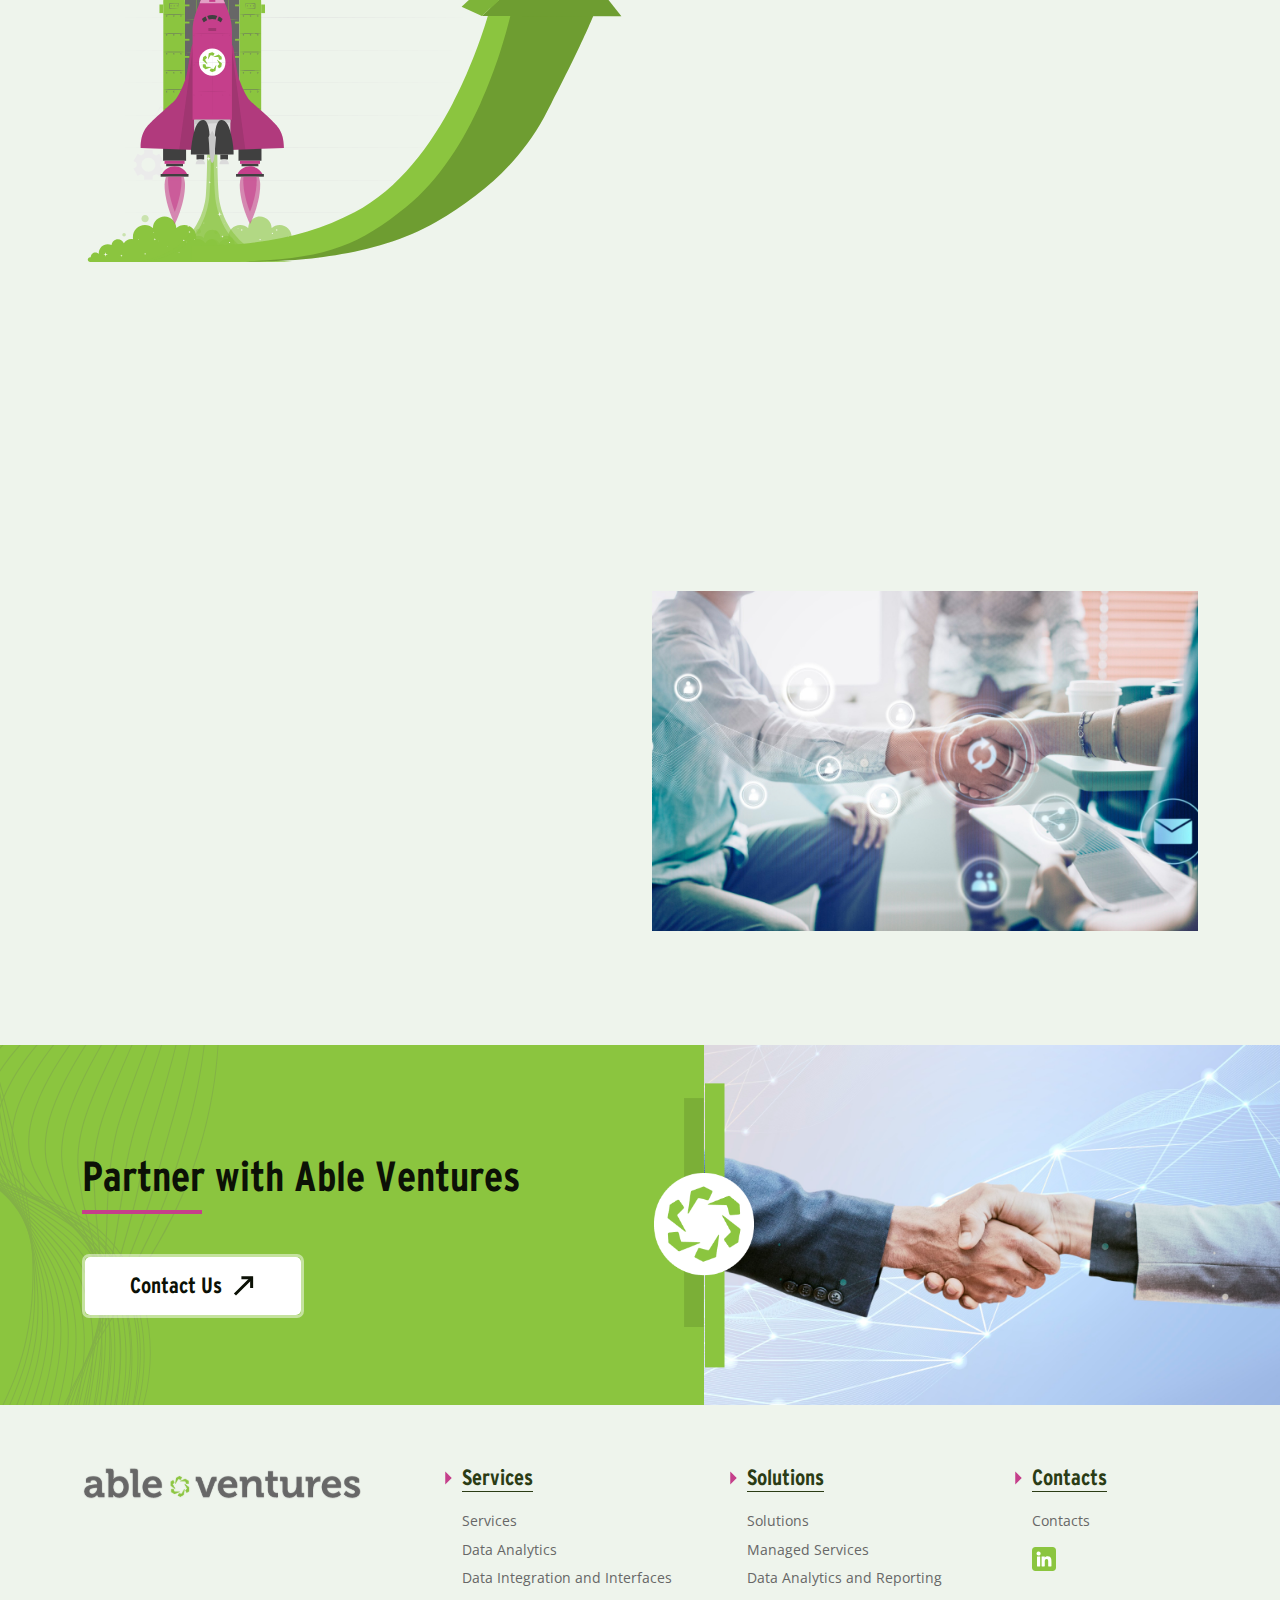
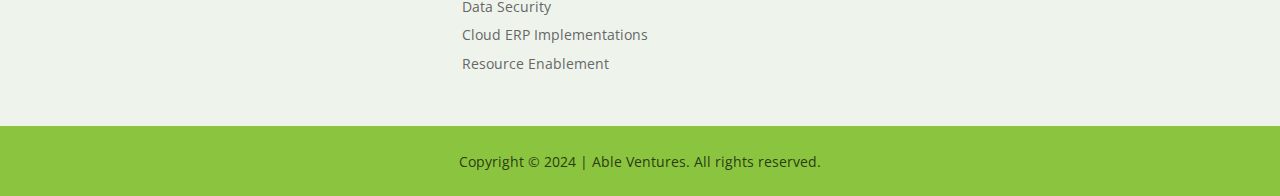
<file: service-page.html>
<!DOCTYPE html>
<html lang="en">

<head>
    <meta charset="UTF-8">
    <meta name="viewport" content="width=device-width, initial-scale=1.0">
    <title>Managed Services Page</title>
    <link rel="stylesheet" href="css/lib/bootstrap-grid.min.css">
    <link rel="stylesheet" href="css/lib/aos.css">
    <link rel="stylesheet" href="css/style.css">
</head>

<body>

    <div class="pagewrapper">
        <header class="header">
            <div class="container">
                <div class="row align-items-center">
                    <div class="col-lg-3 col-md-5 col-7">
                        <a href="index.html" class="header__logo">
                            <img src="img/general/logo.svg" alt="logo">
                        </a>
                    </div>
                    <div class="col-lg-7 header__navcol">
                        <nav>
                            <ul>
                                <li><a href="index.html">Home</a></li>
                                <li class="dropdown">
                                    <a href="#">Services</a>
                                    <ul class="submenu">
                                        <li><a href="services.html">Services</a></li>
                                        <li><a href="service-page.html">Data Analytics</a></li>
                                        <li><a href="service-page.html">Data Integration and Interfaces</a></li>
                                        <li><a href="service-page.html">Data Security</a></li>
                                        <li><a href="service-page.html">Cloud ERP Implementations</a></li>
                                        <li><a href="service-page.html">Resource Enablement</a></li>
                                    </ul>
                                </li>
                                <li class="dropdown">
                                    <a href="#">Solutions</a>
                                    <ul class="submenu">
                                        <li><a href="solution.html">Solutions</a></li>
                                        <li><a href="data-analitics.html">Managed Services</a></li>
                                        <li><a href="data-analitics.html">Data Analytics and Reporting</a></li>
                                    </ul>
                                </li>
                                <li><a href="contacts.html">Contacts</a></li>
                            </ul>
                            <a href="#" target="_blank" class="soc">
                                <img src="img/general/ln-header.svg" alt="linkedin">
                            </a>
                        </nav>
                    </div>
                    <div class="col-lg-2 col-md-7 col-5">
                        <div class="header__rightsect">
                            <div class="header__search">
                                <form action="#">
                                    <input type="text">
                                    <div class="btnwrap">
                                        <button type="submit">
                                            <img src="img/general/search.svg" alt="search">
                                        </button>
                                        <img class="searchopen" src="img/general/search.svg" alt="">
                                    </div>
                                </form>
                            </div>
                            <a href="#">
                                <img src="img/general/ln-header.svg" alt="linkedin">
                            </a>
                            <button class="burger"><span></span></button>
                        </div>
                    </div>
                </div>
            </div>
        </header>

        <main class="main">
            <section class="welcsection welcsection__green">
                <img class="waveimg" src="img/service/wave1.png" alt="img">
                <div class="container">
                    <div class="welcsection__wrap">
                        <div class="row">
                            <div class="col-lg-6">
                                <div class="welcsection__left">
                                    <h1 data-aos="fade-left">Managed Services</h1>
                                    <div class="breadcrumbs" data-aos="fade-left" data-aos-delay="100">
                                        <ul>
                                            <li><a href="#">Home</a></li>
                                            <li><a href="#">Solutions</a></li>
                                            <li>Managed Services</li>
                                        </ul>
                                    </div>
                                    <a href="#" class="greenbtn" data-aos="fade-left" data-aos-delay="200">
                                        <span>
                                            Contact Us
                                            <img src="img/general/btn-arrow.svg" alt="arrow">
                                        </span>
                                    </a>
                                </div>
                            </div>
                            <div class="col-lg-6">
                                <div class="welcsection__img">
                                    <img src="img/service/service-heroill.svg" alt="img">
                                </div>
                            </div>
                        </div>
                    </div>
                </div>
            </section>

            <div class="sinfosect">
                <div class="container">
                    <div class="row">
                        <div class="col-lg-5">
                            <p class="secttitle" data-aos="fade-up">
                                Lifecycle<br> management —<br> Support
                            </p>
                            <div class="descr" data-aos="fade-up">
                                <p>
                                    Culpa deleniti explica nisi quod soluta. Alias animi labque, deserunt distinctio eum
                                    excepturi fuga iure labore magni molestias mollitia natus, officia pofro quis sunt
                                    temporibus veritatis voluptatem, voluptatum. Aut blanditiis esse et illum maxim,
                                    obcaecati possimus voluptate.
                                </p>
                            </div>
                        </div>
                        <div class="col-lg-7">
                            <div class="row">
                                <div class="col-md-6">
                                    <div class="sinfosect__block">
                                        <p class="title">maiores nam natus </p>
                                        <p>
                                            Culpa deleniti explica nisi quod soluta. Alias animi labque, deserunt
                                            distinctio eum excepturi fuga iure labore magni molestias mollitia natus,
                                            officia pofro quis sunt temporibus veritatis voluptatem, voluptatum.
                                        </p>
                                    </div>
                                </div>
                                <div class="col-md-6">
                                    <div class="sinfosect__block">
                                        <p class="title">officia pofro</p>
                                        <p>
                                            Culpa deleniti explica nisi quod soluta. Alias animi labque, deserunt
                                            distinctio eum excepturi fuga iure labore magni molestias mollitia natus,
                                            officia pofro quis sunt temporibus veritatis voluptatem, voluptatum.
                                        </p>
                                    </div>
                                </div>
                                <div class="col-md-6">
                                    <div class="sinfosect__block">
                                        <p class="title">veritatis voluptatem</p>
                                        <p>
                                            Culpa deleniti explica nisi quod soluta. Alias animi labque, deserunt
                                            distinctio eum excepturi fuga iure labore magni molestias mollitia natus,
                                            officia pofro quis sunt temporibus veritatis voluptatem, voluptatum.
                                        </p>
                                    </div>
                                </div>
                                <div class="col-md-6">
                                    <div class="sinfosect__block">
                                        <p class="title">labore magni </p>
                                        <p>
                                            Culpa deleniti explica nisi quod soluta. Alias animi labque, deserunt
                                            distinctio eum excepturi fuga iure labore magni molestias mollitia natus,
                                            officia pofro quis sunt temporibus veritatis voluptatem, voluptatum.
                                        </p>
                                    </div>
                                </div>
                            </div>
                        </div>
                    </div>
                    <div class="row countsect">
                        <div class="col-12">
                            <p class="countsect__title" data-aos="fade-up">
                                consectetur distinctio eaque:
                            </p>
                        </div>
                        <div class="col-lg-4">
                            <div class="countsect__box" data-aos="fade-up">
                                <div class="imgwrap">
                                    <img src="img/service/check-icon1.png" alt="img">
                                </div>
                                <div class="description">
                                    <h6>perferendis quae sed</h6>
                                    <p>
                                        Architecto asperiores, dignissimos illum ipsam ipsum itaque, natus
                                        necessitatibus officiis natus nulla officiis perspiciatis.
                                    </p>
                                </div>
                            </div>
                        </div>
                        <div class="col-lg-4">
                            <div class="countsect__box" data-aos="fade-up">
                                <div class="imgwrap">
                                    <img src="img/service/check-icon2.png" alt="img">
                                </div>
                                <div class="description">
                                    <h6>officiis perspiciatis rem </h6>
                                    <p>
                                        Aut blanditiis esse et illum maxim, obcaecati possimus voluptate!
                                        Accusamus adipisci amet aperiam.
                                    </p>
                                </div>
                            </div>
                        </div>
                        <div class="col-lg-4">
                            <div class="countsect__box" data-aos="fade-up">
                                <div class="imgwrap">
                                    <img src="img/service/check-icon3.png" alt="img">
                                </div>
                                <div class="description">
                                    <h6>laboriosam maiores nam</h6>
                                    <p>
                                        Alias animi labque, deserunt distinctio eum excepturi fuga iure labore magni
                                        molestias mollitia natus, officia pofro quis sunt temporibus veritatis
                                        voluptatem, voluptatum.
                                    </p>
                                </div>
                            </div>
                        </div>
                    </div>
                    <div class="row align-items-center">
                        <div class="col-lg-6">
                            <p class="countsect__title" data-aos="fade-up">
                                perferendis quae
                            </p>
                            <div class="descr w100" data-aos="fade-up">
                                <p>
                                    Lorem ipsum dolor sit amet, consectetur adipisicing elit. Accusamus aperiam lab et
                                    fugiat id magnam minus nemo quam voluptatem. Culpa deleniti explica nisi quod
                                    soluta.
                                    Alias animi labque, deserunt distinctio eum excepturi fuga iure labore magni
                                    molestias
                                    mollitia natus, officia pofro quis sunt temporibus veritatis voluptatem, voluptatum.
                                    Aut
                                    blanditiis esse et illum maxim, obcaecati possimus voluptate!
                                    Accusamus adipisci amet
                                    aperiam, assumenda consequuntur fugiat inventore iusto magnam molestias natus
                                    necessitatibus, nulla pariatur.
                                </p>
                                <p>
                                    Alias architecto asperiores, dignissimos illum ipsam ipsum itaque, natus
                                    necessitatibus
                                    officiis, perferendis quae sed ullam veniam vitae voluptas! Magni, nisi, quis!
                                    A accusamus animi commodi, consectetur distinctio eaque, eos excepturi illum
                                    laboriosam
                                    maiores nam natus nulla officiis perspiciatis rem reprehenderit sed tenetur
                                    veritatis.
                                    Consectetur dicta enim error eveniet expedita, facere in itaque labore natus quasi?
                                    Ad
                                    consectetur eligendi facilis magni quae quis, quo temporibus voluptas voluptate
                                    voluptatem!
                                </p>
                            </div>
                        </div>
                        <div class="col-lg-6 text-end">
                            <div class="imgwrap">
                                <img src="img/service/soimg1.jpg" alt="img">
                            </div>
                        </div>
                    </div>

                </div>
            </div>

            <div class="contactblock">
                <div class="container">
                    <div class="contactblockwrap">
                        <div class="contactblock__descr">
                            <p class="title">Contact Us</p>
                            <div class="descr">
                                <p>
                                    Alias animi labque, deserunt distinctio eum excepturi fuga iure labore magni
                                    molestias mollitia natus, officia pofro quis sunt temporibus veritatis voluptatem,
                                    voluptatum.
                                </p>
                            </div>
                            <a href="#" class="greenbtn">
                                <span>
                                    Contact Us
                                    <img src="img/general/btn-arrow.svg" alt="arrow">
                                </span>
                            </a>
                        </div>
                        <img class="linebg" src="img/service/objectsline.svg" alt="img">
                    </div>
                </div>
            </div>

            <div class="sinfosectab lgreen-bg">
                <div class="container">
                    <p class="secttitle" data-aos="fade-up">
                        Lifecycle management — Enhancement
                    </p>
                    <div class="row">
                        <div class="col-lg-6">
                            <div class="imgwrap">
                                <img src="img/service/ill6.svg" alt="img">
                            </div>
                        </div>
                        <div class="col-lg-6">
                            <div class="descr" data-aos="fade-up">
                                <p>
                                    Lorem ipsum dolor sit amet, consectetur adipisicing elit. Accusamus aperiam lab et
                                    fugiat id magnam minus nemo quam voluptatem. Culpa deleniti explica nisi quod
                                    soluta. Alias animi labque, deserunt distinctio eum excepturi fuga iure labore magni
                                    molestias mollitia natus, officia pofro quis sunt temporibus veritatis voluptatem,
                                    voluptatum. Aut blanditiis esse et illum maxim, obcaecati possimus voluptate!
                                    Accusamus adipisci amet aperiam, assumenda consequuntur fugiat inventore iusto
                                    magnam molestias natus necessitatibus, nulla pariatur.
                                </p>
                                <p>
                                    Alias architecto asperiores, dignissimos illum ipsam ipsum itaque, natus
                                    necessitatibus officiis, perferendis quae sed ullam veniam vitae voluptas! Magni,
                                    nisi, quis! A accusamus animi commodi, consectetur distinctio eaque, eos excepturi
                                    illum laboriosam maiores nam natus nulla officiis perspiciatis rem reprehenderit sed
                                    tenetur veritatis. Consectetur dicta enim error eveniet.
                                </p>
                            </div>
                        </div>
                    </div>
                    <div class="intermediate-box" data-aos="fade-up">
                        <p class="subtitle">
                            maiores nam natus nulla
                        </p>
                        <div class="descr">
                            <p>
                                Upsam ipsum itaque, natus necessitatibus officiis, perferendis quae sed ullam veniam
                                vitae
                                voluptas! Magni, nisi, quis! A accusamus animi commodi, consectetur distinctio eaque,
                                eos
                                excepturi illum laboriosam maiores nam natus nulla officiis perspiciatis
                                rem reprehenderit sed
                                tenetur veritatis. Blanditiis, fugit voluptate! Assumenda blanditiis consectetur, labque
                                cupiditate ducimus eaque earum, fugiat illum ipsa, necessitatibus omnis quaerat
                                reiciendis
                                totam.
                            </p>
                        </div>
                    </div>
                    <div class="row align-items-center">
                        <div class="col-lg-6">
                            <p class="boxtitle" data-aos="fade-up">
                                ducimus eaque earum
                            </p>
                            <div class="descr" data-aos="fade-up">
                                <p>
                                    Officiis perspiciatis rem reprehenderit sed tenetur veritatis. Blanditiis, fugit
                                    voluptate! Assumenda blanditiis consectetur, labque cupiditate ducimus eaque earum,
                                    fugiat illum ipsa, necessitatibus omnis quaerat reiciendis totam. Upsam ipsum
                                    itaque,
                                    natus necessitatibus officiis, perferendis quae sed ullam veniam vitae voluptas!
                                    Magni,
                                    nisi, quis! A accusamus animi commodi, consectetur distinctio eaque, eos excepturi
                                    illum
                                    laboriosam maiores nam natus nulla officiis perspiciatis rem reprehenderit sed
                                    tenetur
                                    veritatis. Blanditiis, fugit voluptate! Assumenda blanditiis consectetur, labque
                                    cupiditate ducimus eaque earum, fugiat illum ipsa, necessitatibus omnis quaerat
                                    reiciendis totam.
                                </p>
                            </div>
                        </div>
                        <div class="col-lg-6 text-end">
                            <div class="imgwrap">
                                <img src="img/service/soimg2.jpg" alt="img">
                            </div>
                        </div>
                    </div>
                </div>
            </div>

            <div class="partnersect">
                <div class="partnersect__left">
                    <img class="vawe" src="img/service/wave2.svg" alt="img">
                    <div class="textwrapper">
                        <p class="title">
                            Partner with Able Ventures
                        </p>
                        <a href="#" class="whitebtn">
                            <span>
                                Contact Us
                                <img src="img/general/btn-arrow.svg" alt="arrow">
                            </span>
                        </a>
                    </div>
                    <img class="partnerlogo" src="img/service/parnter-el.png" alt="img">
                </div>
                <div class="partnersect__right">
                    <div class="imgwrap">
                        <img src="img/service/img5.png" alt="img">
                    </div>
                </div>
            </div>

        </main>

        <footer class="footer">
            <div class="footer__top">
                <div class="container">
                    <div class="row">
                        <div class="col-xl-4">
                            <a href="#" class="footer__logo">
                                <img src="img/general/footer-logo.svg" alt="logo">
                            </a>
                        </div>
                        <div class="col-xl-3 col-md-4">
                            <div class="footer__box">
                                <p class="title">
                                    <span>Services</span>
                                </p>
                                <ul>
                                    <li><a href="#">Services</a></li>
                                    <li><a href="#">Data Analytics</a></li>
                                    <li><a href="#">Data Integration and Interfaces</a></li>
                                    <li><a href="#">Data Security</a></li>
                                    <li><a href="#">Cloud ERP Implementations</a></li>
                                    <li><a href="#">Resource Enablement</a></li>
                                </ul>
                            </div>
                        </div>
                        <div class="col-xl-3 col-md-4">
                            <div class="footer__box">
                                <p class="title">
                                    <span>Solutions</span>
                                </p>
                                <ul>
                                    <li><a href="#">Solutions</a></li>
                                    <li><a href="#">Managed Services</a></li>
                                    <li><a href="#">Data Analytics and Reporting</a></li>
                                </ul>
                            </div>
                        </div>
                        <div class="col-xl-2 col-md-4">
                            <div class="footer__box">
                                <p class="title">
                                    <span>Contacts</span>
                                </p>
                                <ul>
                                    <li><a href="#">Contacts</a></li>
                                    <li>
                                        <a href="#" class="socimg" target="_blank">
                                            <img src="img/general/ln-header.svg" alt="linkedin">
                                        </a>
                                    </li>
                                </ul>
                            </div>
                        </div>
                    </div>
                </div>
            </div>
            <div class="footer__bottsect">
                <p>
                    Copyright © 2024 | Able Ventures. All rights reserved.
                </p>
            </div>
        </footer>
    </div>


    <script src="js/lib/jquery.js"></script>
    <script src="js/lib/aos.js"></script>
    <script src="js/main.js"></script>
</body>

</html>
</file>
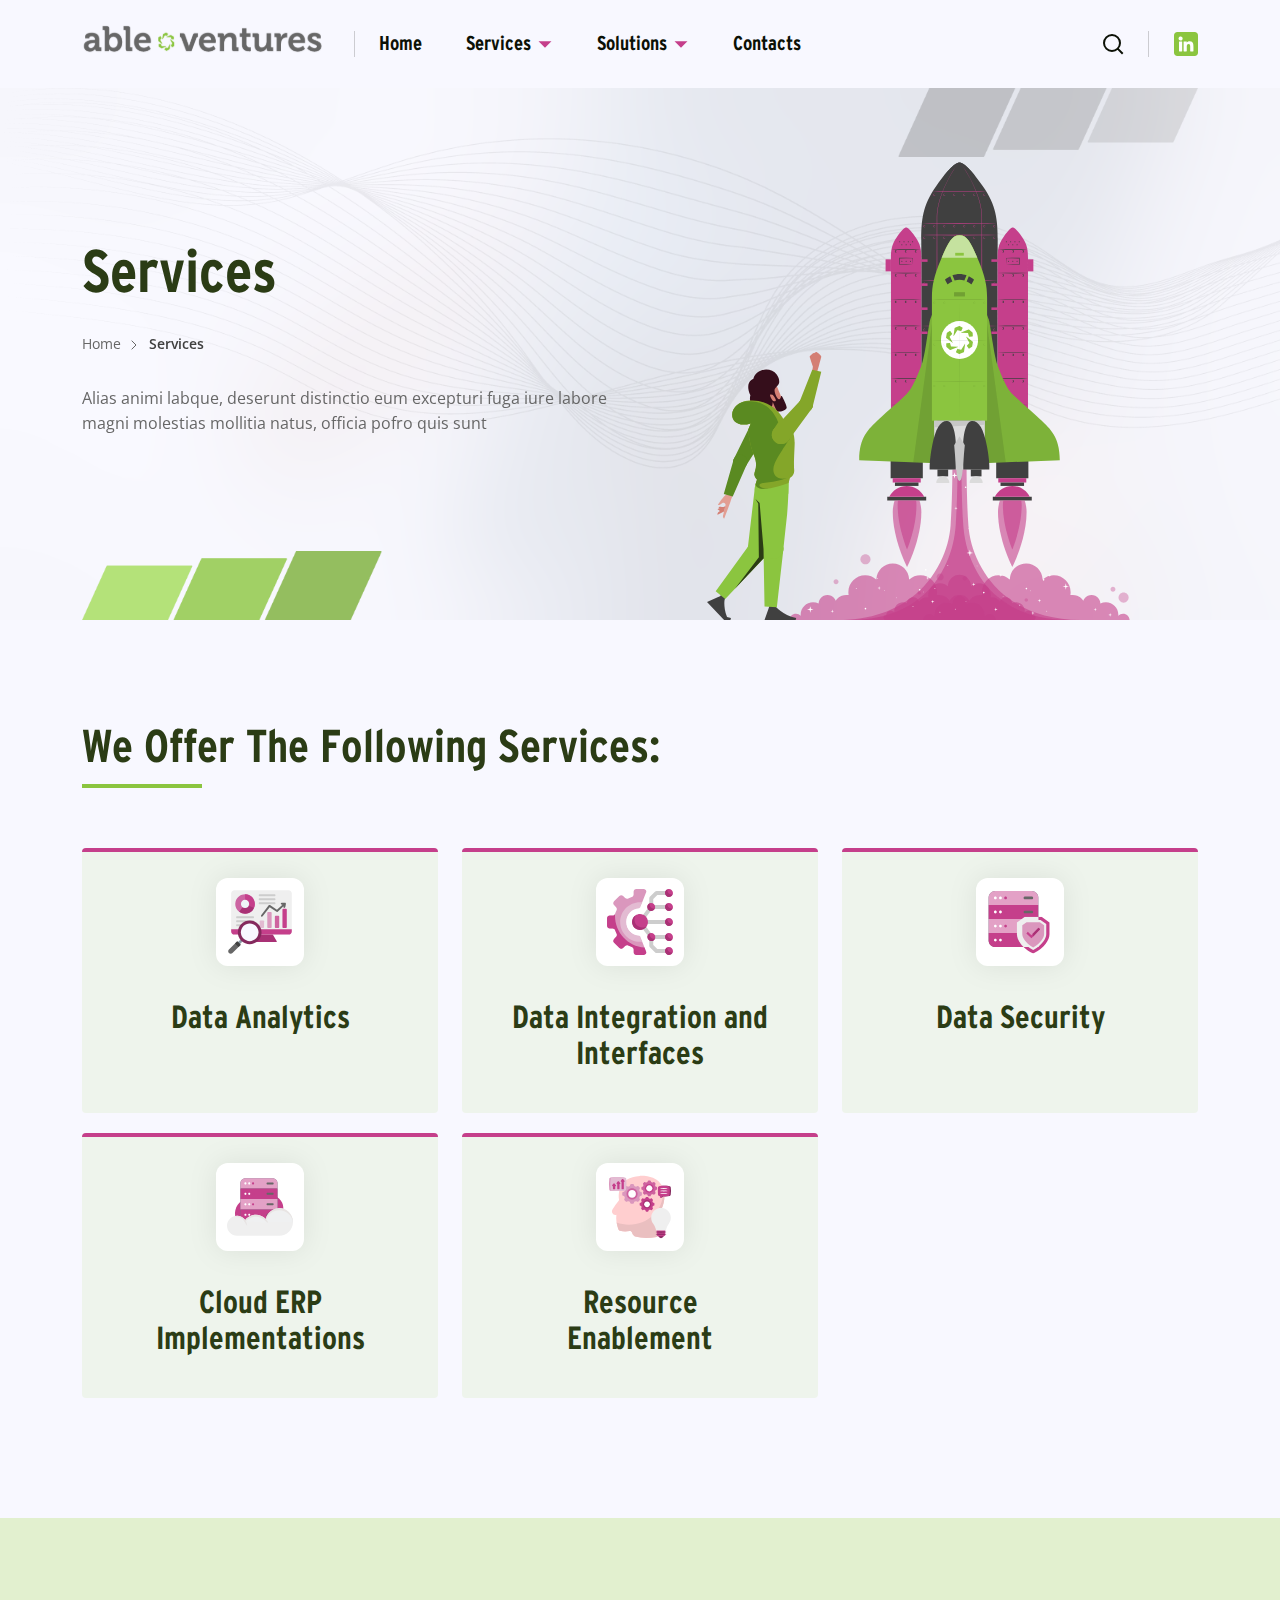
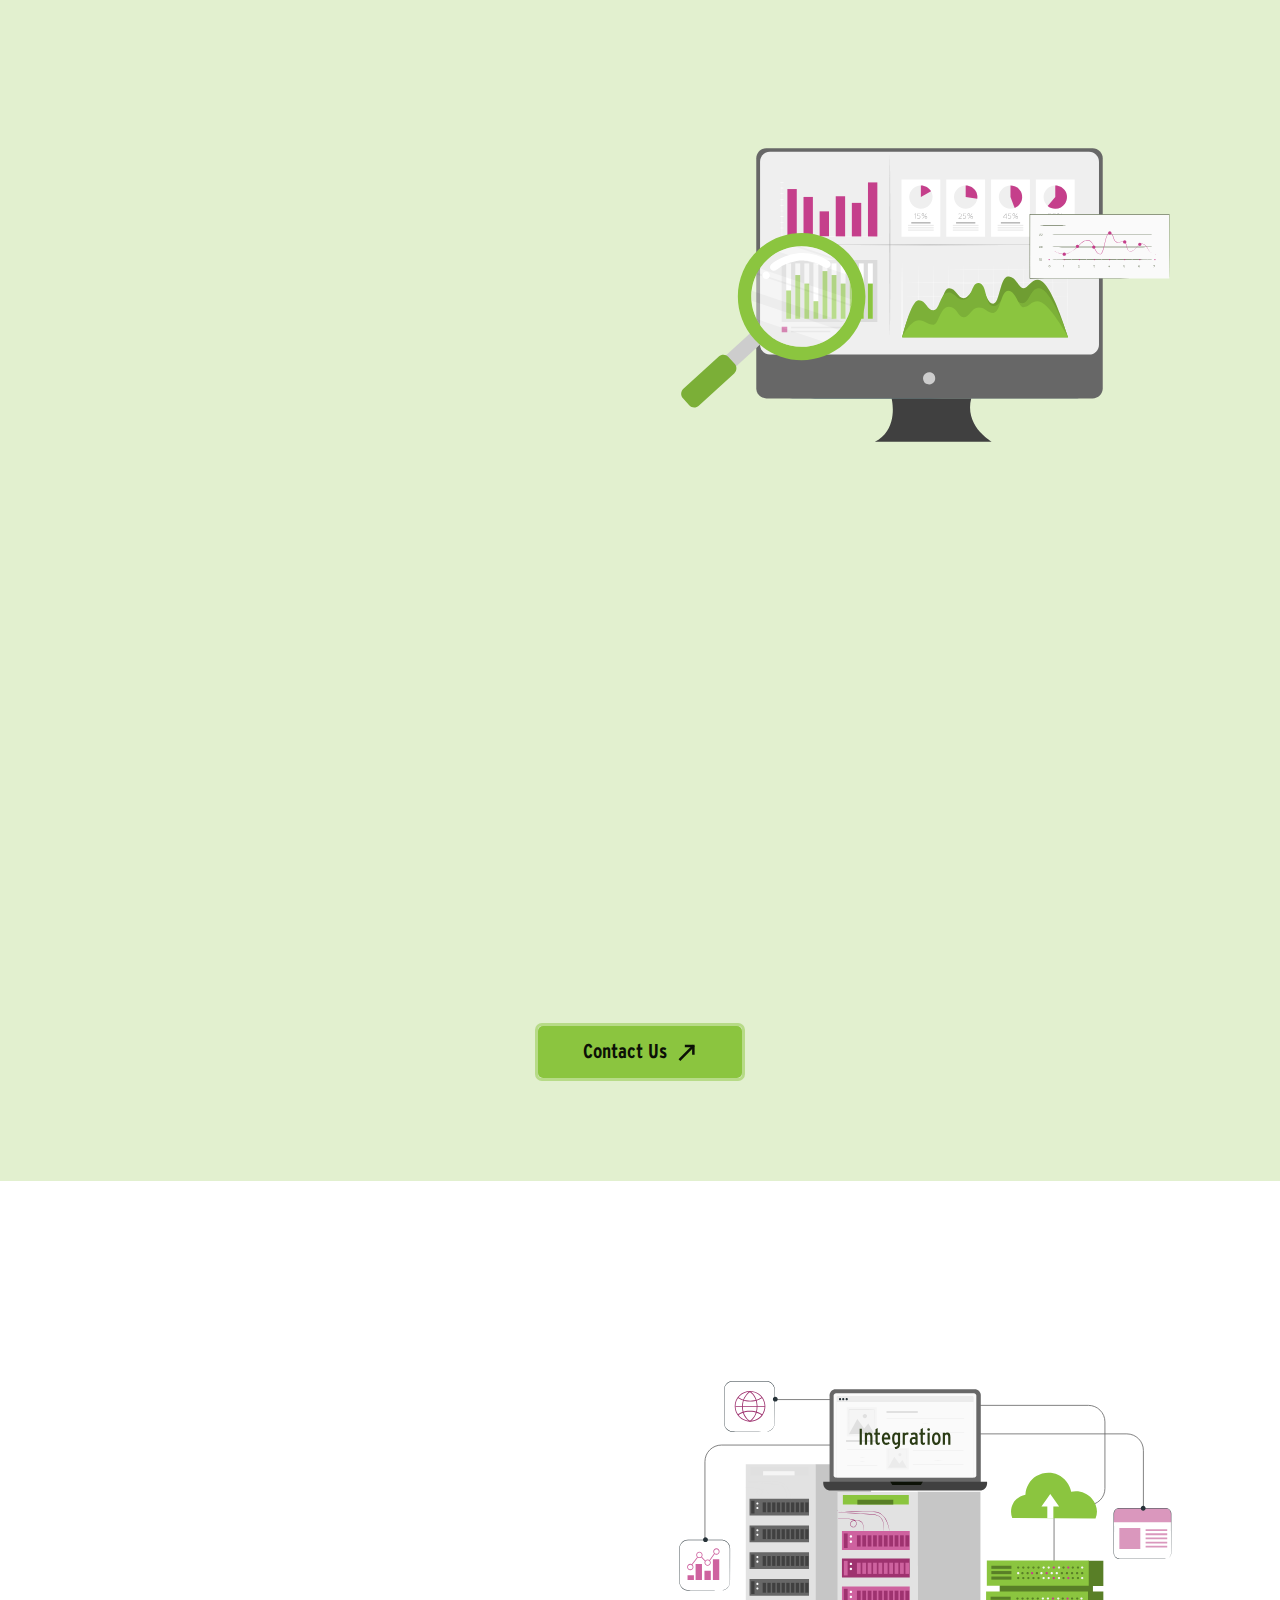
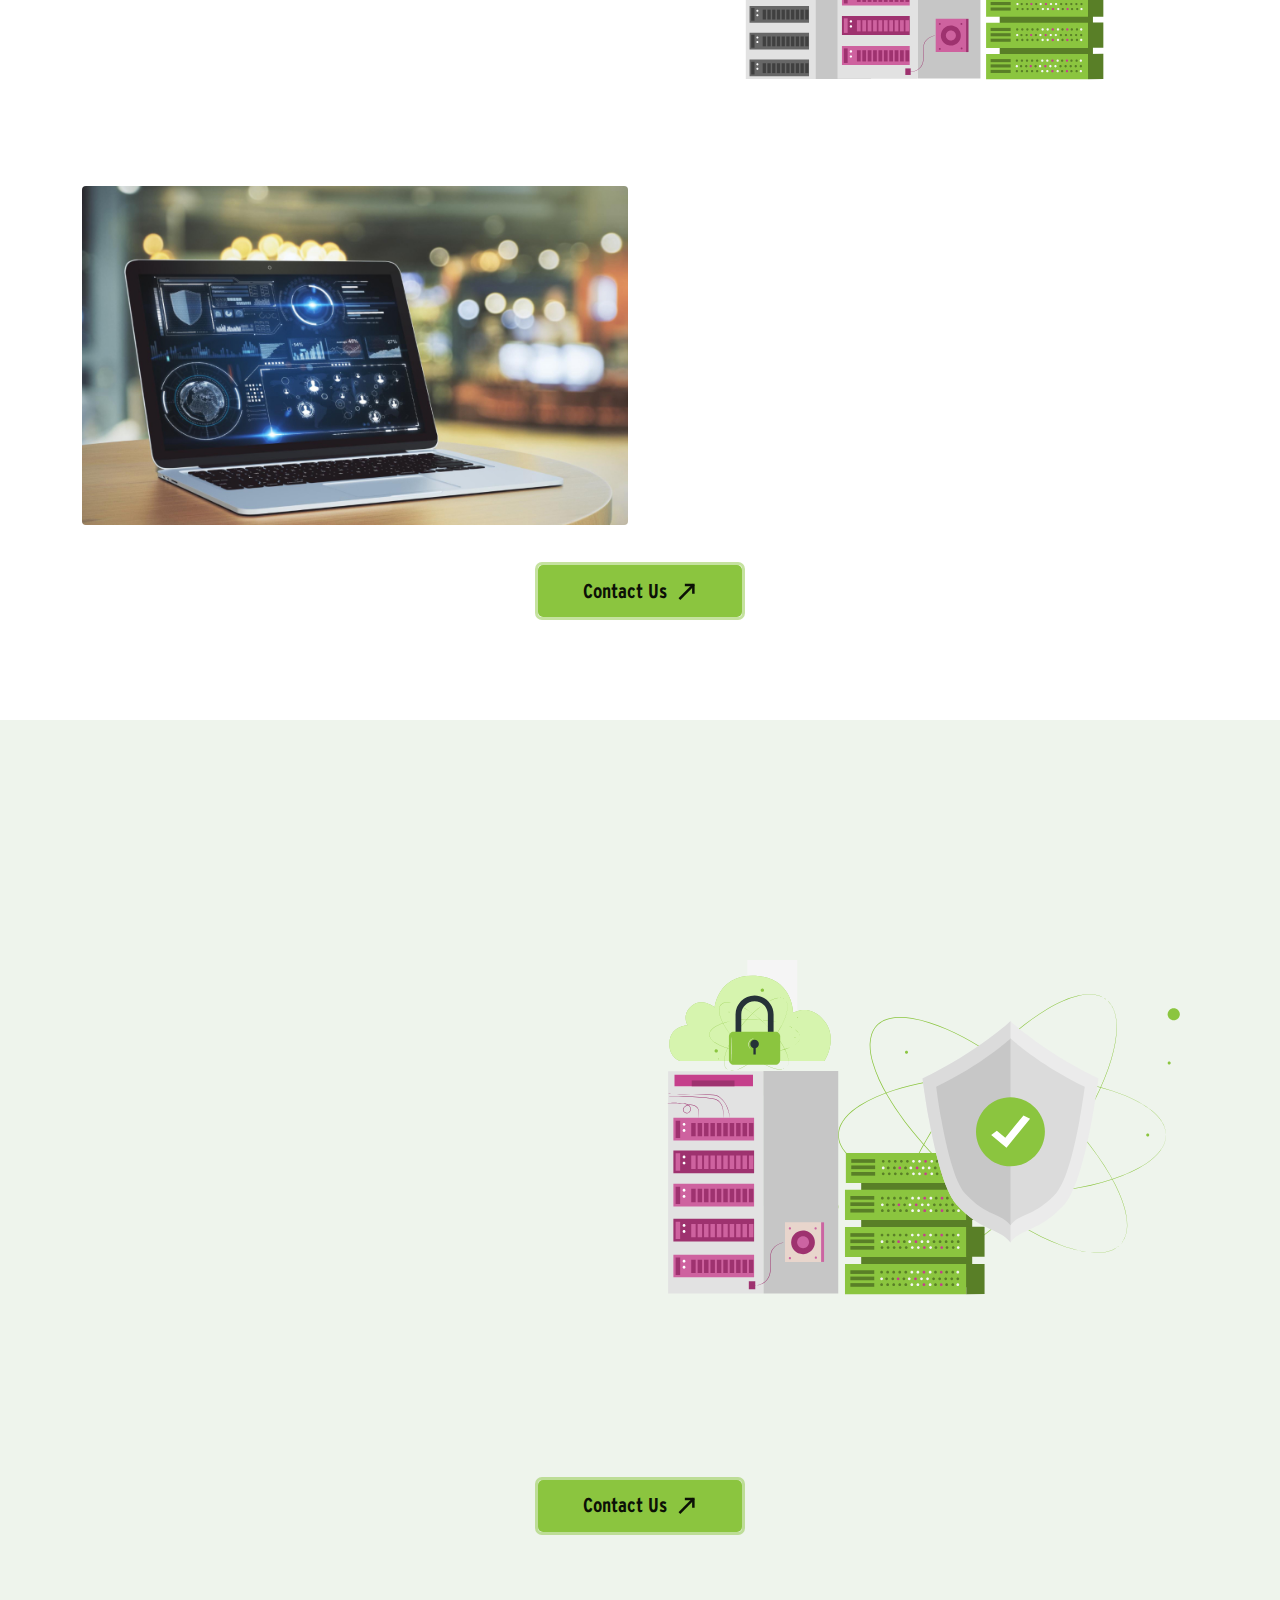
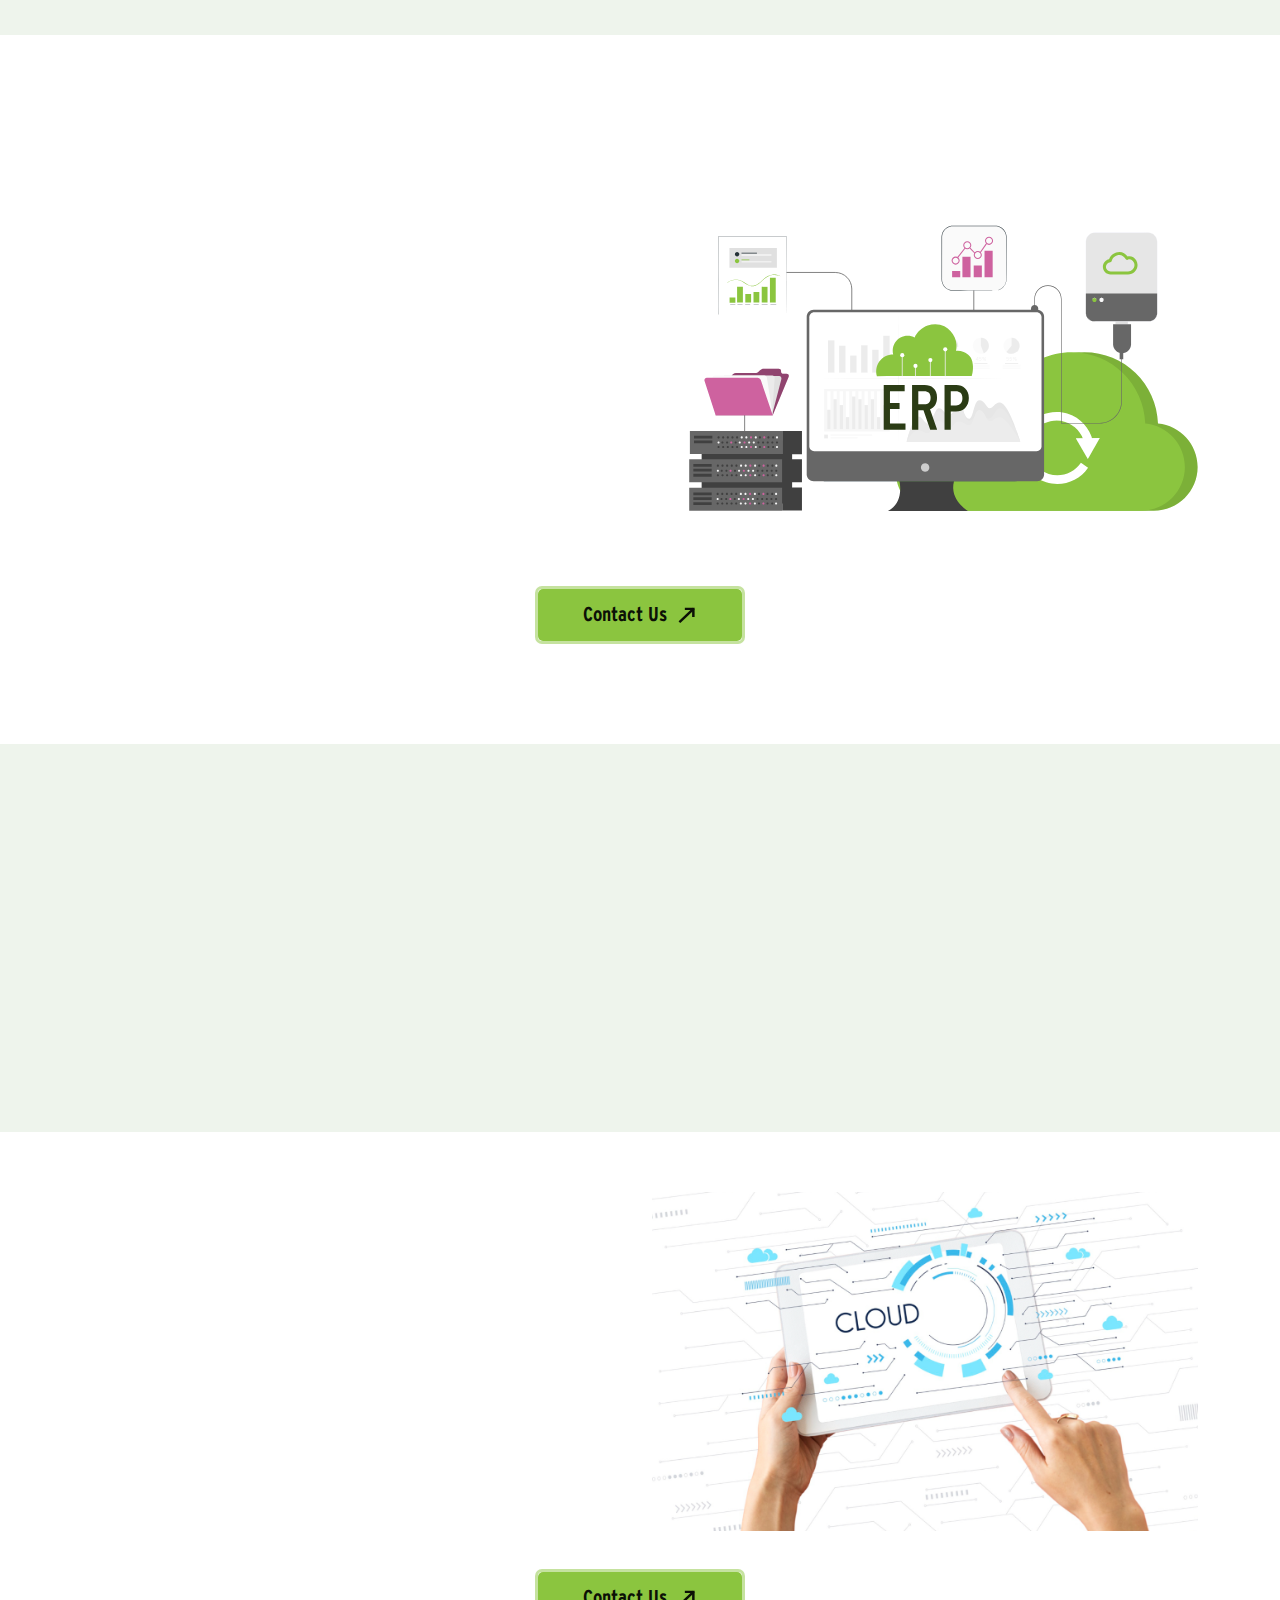
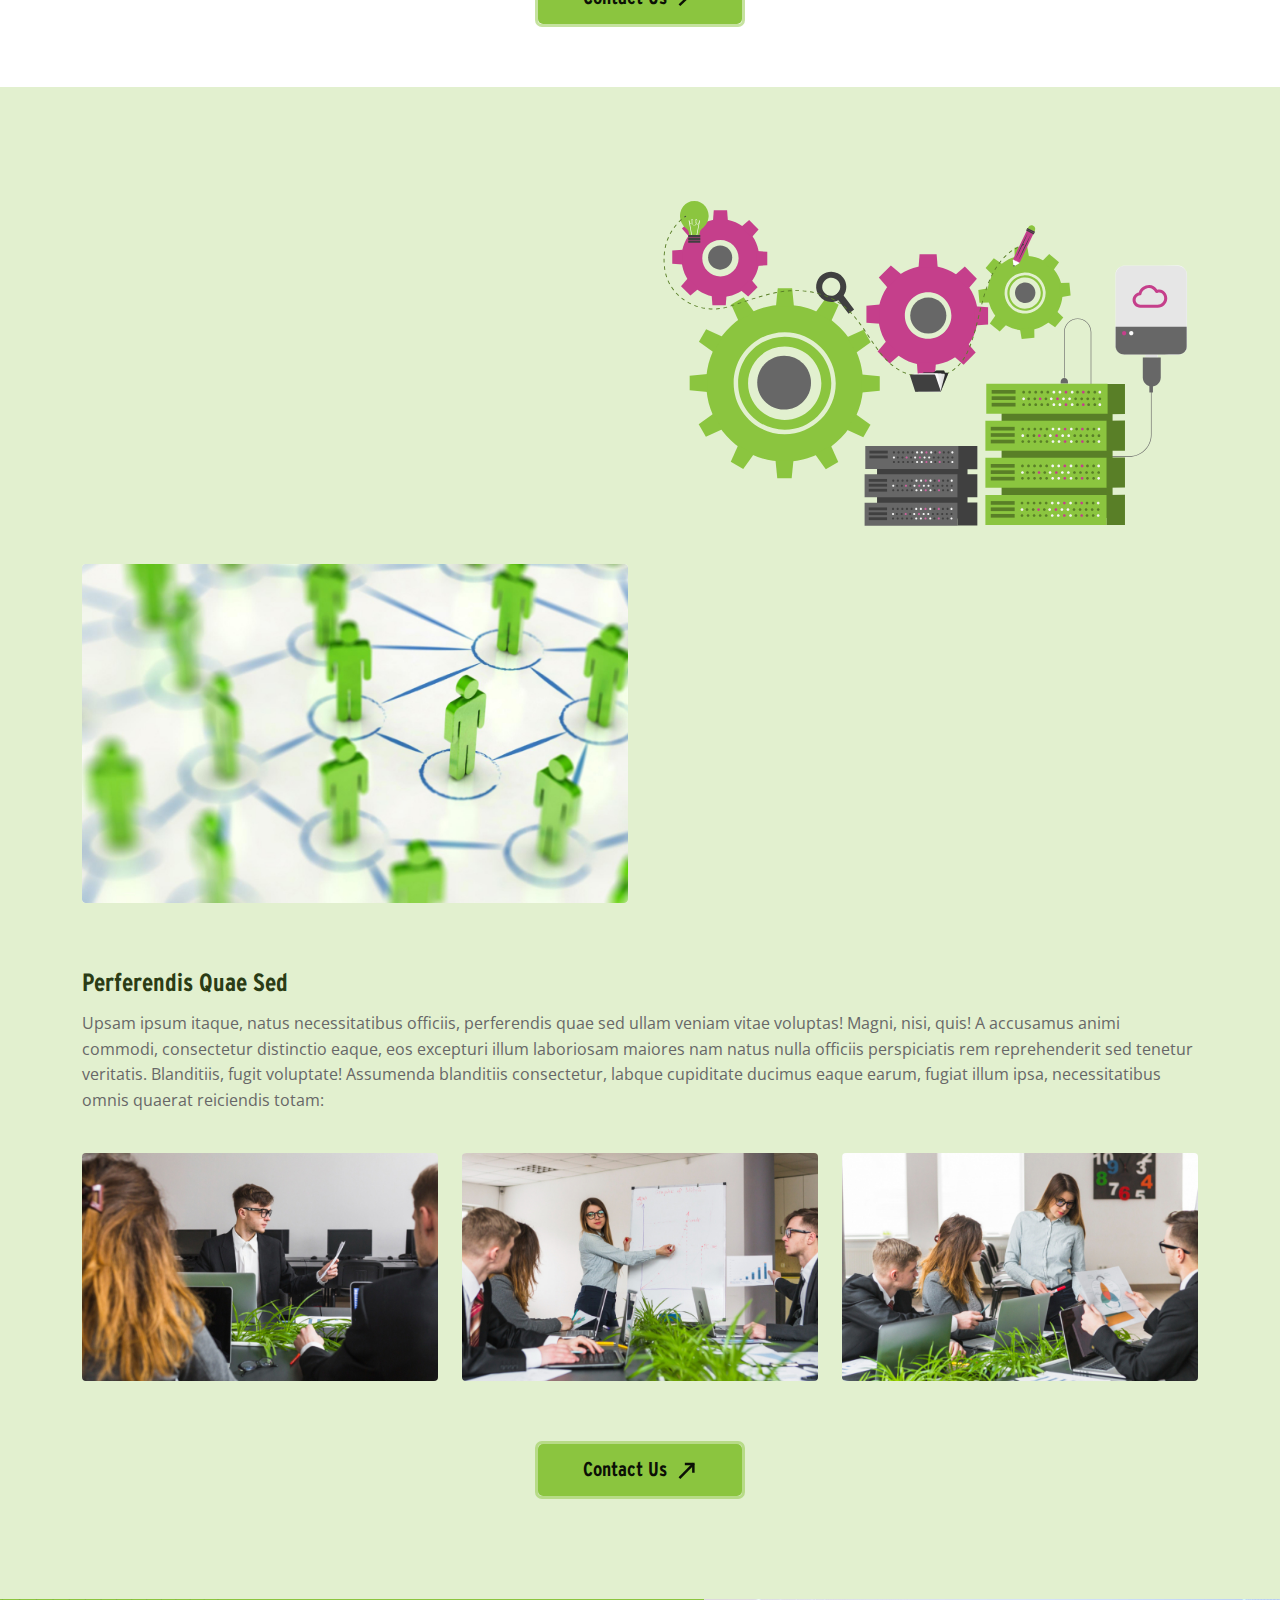
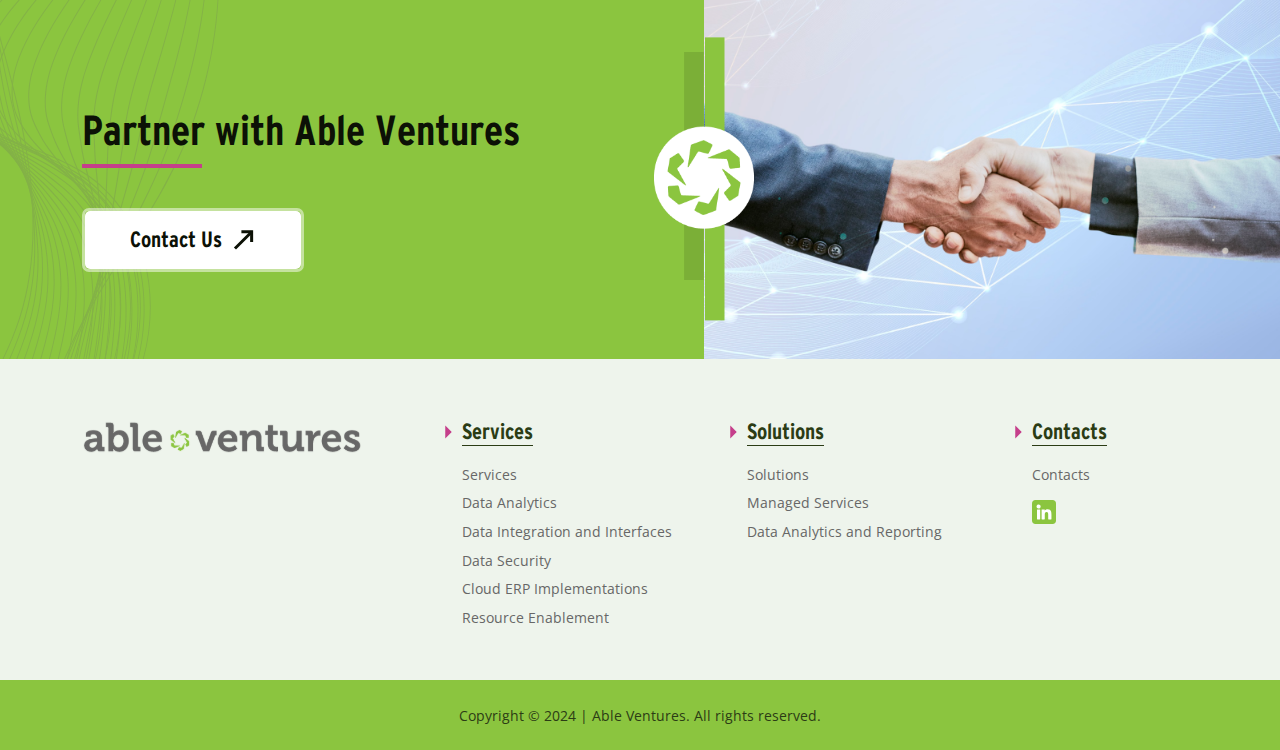
<file: services.html>
<!DOCTYPE html>
<html lang="en">

<head>
    <meta charset="UTF-8">
    <meta name="viewport" content="width=device-width, initial-scale=1.0">
    <title>Services</title>
    <link rel="stylesheet" href="css/lib/bootstrap-grid.min.css">
    <link rel="stylesheet" href="css/lib/aos.css">
    <link rel="stylesheet" href="css/style.css">
</head>

<body>

    <div class="pagewrapper">
        <header class="header">
            <div class="container">
                <div class="row align-items-center">
                    <div class="col-lg-3 col-md-5 col-7">
                        <a href="index.html" class="header__logo">
                            <img src="img/general/logo.svg" alt="logo">
                        </a>
                    </div>
                    <div class="col-lg-7 header__navcol">
                        <nav>
                            <ul>
                                <li><a href="index.html">Home</a></li>
                                <li class="dropdown">
                                    <a href="#">Services</a>
                                    <ul class="submenu">
                                        <li><a href="services.html">Services</a></li>
                                        <li><a href="service-page.html">Data Analytics</a></li>
                                        <li><a href="service-page.html">Data Integration and Interfaces</a></li>
                                        <li><a href="service-page.html">Data Security</a></li>
                                        <li><a href="service-page.html">Cloud ERP Implementations</a></li>
                                        <li><a href="service-page.html">Resource Enablement</a></li>
                                    </ul>
                                </li>
                                <li class="dropdown">
                                    <a href="#">Solutions</a>
                                    <ul class="submenu">
                                        <li><a href="solution.html">Solutions</a></li>
                                        <li><a href="data-analitics.html">Managed Services</a></li>
                                        <li><a href="data-analitics.html">Data Analytics and Reporting</a></li>
                                    </ul>
                                </li>
                                <li><a href="contacts.html">Contacts</a></li>
                            </ul>
                            <a href="#" target="_blank" class="soc">
                                <img src="img/general/ln-header.svg" alt="linkedin">
                            </a>
                        </nav>
                    </div>
                    <div class="col-lg-2 col-md-7 col-5">
                        <div class="header__rightsect">
                            <div class="header__search">
                                <form action="#">
                                    <input type="text">
                                    <div class="btnwrap">
                                        <button type="submit">
                                            <img src="img/general/search.svg" alt="search">
                                        </button>
                                        <img class="searchopen" src="img/general/search.svg" alt="">
                                    </div>
                                </form>
                            </div>
                            <a href="#">
                                <img src="img/general/ln-header.svg" alt="linkedin">
                            </a>
                            <button class="burger"><span></span></button>
                        </div>
                    </div>
                </div>
            </div>
        </header>

        <main class="main">
            <section class="welcsection">
                <img class="waveimg" src="img/service/wave1.png" alt="img">
                <div class="container">
                    <div class="welcsection__wrap">
                        <div class="row">
                            <div class="col-lg-6">
                                <div class="welcsection__left">
                                    <h1 data-aos="fade-left">Services</h1>
                                    <div class="breadcrumbs"  data-aos="fade-left" data-aos-delay="100">
                                        <ul>
                                            <li><a href="#">Home</a></li>
                                            <li>Services</li>
                                        </ul>
                                    </div>
                                    <p  data-aos="fade-left" data-aos-delay="200">
                                        Alias animi labque, deserunt distinctio eum excepturi fuga iure labore magni
                                        molestias mollitia natus, officia pofro quis sunt
                                    </p>
                                </div>
                            </div>
                            <div class="col-lg-6">
                                <div class="welcsection__img">
                                    <img src="img/service/illustration1.svg" alt="img">
                                </div>
                            </div>
                        </div>

                        <img class="welcsection__bgelright" src="img/service/welcel1.png" alt="img">
                        <img class="welcsection__bgelleft" src="img/service/welcel2.png" alt="img">
                    </div>
                </div>

                <div class="welcsection__bgsect">
                    <img src="img/service/herobgimg1.png" alt="img">
                </div>
            </section>

            <div class="services">
                <div class="container">
                    <p class="secttitle" data-aos="fade-left">We offer the following services:</p>
                    <div class="row">
                        <div class="col-lg-4 col-md-6">
                            <a href="#">
                                <div class="servicebox">
                                    <img src="img/service/service-ic1.svg" alt="img">
                                    <h6>Data Analytics</h6>
                                </div>
                            </a>
                        </div>
                        <div class="col-lg-4 col-md-6">
                            <a href="#">
                                <div class="servicebox">
                                    <img src="img/service/service-ic2.svg" alt="img">
                                    <h6>Data Integration and Interfaces</h6>
                                </div>
                            </a>
                        </div>
                        <div class="col-lg-4 col-md-6">
                            <a href="#">
                                <div class="servicebox">
                                    <img src="img/service/service-ic3.svg" alt="img">
                                    <h6>
                                        Data Security
                                    </h6>
                                </div>
                            </a>
                        </div>
                        <div class="col-lg-4 col-md-6">
                            <a href="#">
                                <div class="servicebox">
                                    <img src="img/service/service-ic4.svg" alt="img">
                                    <h6>
                                        Cloud ERP Implementations
                                    </h6>
                                </div>
                            </a>
                        </div>
                        <div class="col-lg-4 col-md-6">
                            <a href="#">
                                <div class="servicebox">
                                    <img src="img/service/service-ic5.svg" alt="img">
                                    <h6>
                                        Resource Enablement
                                    </h6>
                                </div>
                            </a>
                        </div>
                    </div>
                </div>
            </div>

            <div class="dataanalitics green-bg" id="data-analitics">
                <div class="container">
                    <p class="secttitle" data-aos="fade-up">
                        data analytics
                    </p>

                    <div class="row">
                        <div class="col-lg-6">
                            <div class="dataanalitics__descr" data-aos="fade-up">
                                <p>
                                    Alias animi labque, deserunt distinctio eum excepturi fuga iure labore magni
                                    molestias
                                    mollitia natus, officia pofro quis sunt temporibus veritatis voluptatem, voluptatum.
                                    Aut
                                    blanditiis esse et illum maxim, obcaecati possimus voluptate!
                                    Accusamus adipisci amet
                                    aperiam, assumenda consequuntur fugiat inventore iusto magnam molestias natus
                                    necessitatibus, nulla pariatur.
                                </p>
                                <p>
                                    Alias architecto asperiores, dignissimos illum ipsam ipsum itaque, natus
                                    necessitatibus
                                    officiis, perferendis quae sed ullam veniam vitae voluptas! Magni, nisi, quis!
                                    A accusamus animi commodi, consectetur distinctio eaque, eos excepturi illum
                                    laboriosam
                                    maiores nam natus nulla officiis perspiciatis rem reprehenderit sed tenetur
                                    veritatis.
                                </p>
                                <p>
                                    Blanditiis, fugit voluptate! Assumenda blanditiis consectetur, labque cupiditate
                                    ducimus
                                    eaque earum, fugiat illum ipsa, necessitatibus omnis quaerat reiciendis totam.
                                </p>
                            </div>
                        </div>
                        <div class="col-lg-6">
                            <div class="text-center">
                                <img src="img/service/illustration2.svg" alt="img">
                            </div>
                        </div>

                    </div>

                    <div class="dataanlists">
                        <p class="boxtitle" data-aos="fade-up">Lorem Ipsum dolor sit amet</p>
                        <p  data-aos="fade-up">
                            Alias animi labque, deserunt distinctio eum excepturi fuga iure labore magni molestias
                            mollitia natus, officia pofro quis sunt temporibus veritatis voluptatem:
                        </p>
                        <div class="row"  data-aos="fade-up">
                            <div class="col-lg-6">
                                <div class="dataanlist">
                                    <div class="imgwrap">
                                        <img src="img/service/checkic.png" alt="img">
                                    </div>
                                    <div class="descrwrap">
                                        <p class="title">
                                            Lorem Ipsum dolor sit amet
                                        </p>
                                        <p>
                                            Alias animi labque, deserunt distinctio eum excepturi fuga iure labore magni
                                            molestias mollitia natus, officia pofro quis sunt temporibus veritatis
                                            voluptatem, voluptatum.
                                        </p>
                                    </div>
                                </div>
                            </div>
                            <div class="col-lg-6">
                                <div class="dataanlist">
                                    <div class="imgwrap">
                                        <img src="img/service/checkic.png" alt="img">
                                    </div>
                                    <div class="descrwrap">
                                        <p class="title">
                                            perferendis quae sed
                                        </p>
                                        <p>
                                            Architecto asperiores, dignissimos illum ipsam ipsum itaque, natus
                                            necessitatibus officiis natus nulla officiis perspiciatis.
                                        </p>
                                    </div>
                                </div>
                            </div>
                            <div class="col-lg-6">
                                <div class="dataanlist">
                                    <div class="imgwrap">
                                        <img src="img/service/checkic.png" alt="img">
                                    </div>
                                    <div class="descrwrap">
                                        <p class="title">
                                            officiis perspiciatis rem 
                                        </p>
                                        <p>
                                            Aut blanditiis esse et illum maxim, obcaecati possimus voluptate!
                                            Accusamus adipisci amet aperiam.
                                        </p>
                                    </div>
                                </div>
                            </div>
                            <div class="col-lg-6">
                                <div class="dataanlist">
                                    <div class="imgwrap">
                                        <img src="img/service/checkic.png" alt="img">
                                    </div>
                                    <div class="descrwrap">
                                        <p class="title">
                                            laboriosam maiores nam
                                        </p>
                                        <p>
                                            Alias animi labque, deserunt distinctio eum excepturi fuga iure labore magni
                                            molestias mollitia natus, officia pofro quis sunt temporibus veritatis
                                            voluptatem, voluptatum.
                                        </p>
                                    </div>
                                </div>
                            </div>
                        </div>

                        <div class="text-center">
                            <a href="#" class="greenbtn">
                                <span>
                                    Contact Us
                                    <img src="img/general/btn-arrow.svg" alt="arrow">
                                </span>
                            </a>
                        </div>
                    </div>
                </div>
            </div>

            <div class="setvinfosect white-bg" id="data-integration">
                <div class="container">
                    <div class="row align-items-center rowinf">
                        <div class="col-lg-6"  data-aos="fade-up">
                            <p class="secttitle" >
                                Data Integration and Interfaces
                            </p>
                            <p>
                                Alias animi labque, deserunt distinctio eum excepturi fuga iure labore magni molestias
                                mollitia natus, officia pofro quis sunt temporibus veritatis voluptatem, voluptatum. Aut
                                blanditiis esse et illum maxim, obcaecati possimus voluptate! Accusamus adipisci amet
                                aperiam, assumenda consequuntur fugiat inventore iusto magnam molestias natus
                                necessitatibus, nulla pariatur.
                            </p>
                            <p>
                                Alias architecto asperiores, dignissimos illum ipsam ipsum itaque, natus necessitatibus
                                officiis, perferendis quae sed ullam veniam vitae voluptas! Magni, nisi, quis!
                                A accusamus animi commodi, consectetur distinctio eaque, eos excepturi illum laboriosam
                                maiores nam natus nulla officiis perspiciatis rem reprehenderit sed tenetur veritatis.
                            </p>
                        </div>
                        <div class="col-lg-6">
                            <div class="text-center">
                                <img src="img/service/ill2.svg" alt="img">
                            </div>
                        </div>
                    </div>
                    <div class="row align-items-center rowinf">
                        <div class="col-lg-6">
                            <div class="text-center">
                                <img src="img/service/img2.jpg" alt="img">
                            </div>
                        </div>
                        <div class="col-lg-6"  data-aos="fade-up">
                            <p>
                                Ad aliquid amet asperiores lab distinctio doloremque eaque, exercitationem explicabo,
                                minus mollitia natus necessitatibus odio omnis pofro rem. Alias architecto asperiores,
                                dignissimos illum ipsam ipsum itaque, natus necessitatibus officiis, perferendis quae
                                sed ullam veniam vitae voluptas! Magni, nisi, quis! A accusamus animi commodi,
                                consectetur distinctio eaque, eos excepturi illum laboriosam maiores nam natus nulla
                                officiis perspiciatis rem reprehenderit:
                            </p>
                            <ul>
                                <li>
                                    Asperiores dicta esse maiores nobis officiis.
                                </li>
                                <li>
                                    Accusamus aliquid debitis dolore illo ipsam molettiae possimus.
                                </li>
                                <li>
                                    Magnam mollitia pariatur perspiciatis quasi quidem tenetur voluptatem! Adipisci
                                    aspernatur assumenda dicta.
                                </li>
                            </ul>
                        </div>
                    </div>
                    <div class="text-center">
                        <a href="#" class="greenbtn">
                            <span>
                                Contact Us
                                <img src="img/general/btn-arrow.svg" alt="arrow">
                            </span>
                        </a>
                    </div>
                </div>
            </div>

            <div class="setvinfosect lgreen-bg" id="data-security">
                <div class="container">
                    <div class="row align-items-center rowinf">
                        <div class="col-lg-6"  data-aos="fade-up">
                            <p class="secttitle">
                                Data Security
                            </p>
                            <p>
                                Dolorem nihil placeat quibusdam veniam? Amet architecto at consequatur eligendi eveniet
                                excepturi hic illo impedit in iste magni maxime modi nisi nulla odio placeat quidem,
                                quos rem repellat similique suscipit voluptate voluptates nobis omnis quo repellendus.
                                Assumenda, eum, minima! Autem consectetur fugiat iste sit! Nobis omnis quo repellendus.
                            </p>
                            <p>
                                Alias animi labque, deserunt distinctio eum excepturi fuga iure labore magni molestias
                                mollitia natus, officia pofro quis sunt temporibus veritatis voluptatem, voluptatum. Aut
                                blanditiis esse et illum maxim, obcaecati possimus voluptate! Accusamus adipisci amet
                                aperiam, assumenda consequuntur fugiat inventore iusto magnam molestias natus
                                necessitatibus, nulla pariatur. Alias architecto asperiores, dignissimos illum ipsam
                                ipsum itaque, natus necessitatibus officiis, perferendis quae sed ullam veniam vitae
                                voluptas! Magni, nisi, quis!<br>
                                A accusamus animi commodi, consectetur distinctio eaque, eos excepturi illum laboriosam
                                maiores nam natus nulla officiis perspiciatis rem reprehenderit sed tenetur veritatis.
                                Blanditiis, fugit voluptate! Assumenda blanditiis consectetur, labque cupiditate ducimus
                                eaque earum, fugiat illum ipsa, necessitatibus omnis.
                            </p>
                        </div>
                        <div class="col-lg-6">
                            <div class="text-center">
                                <img src="img/service/ill3.svg" alt="img">
                            </div>
                        </div>
                    </div>
                    <div class="text-center">
                        <a href="#" class="greenbtn">
                            <span>
                                Contact Us
                                <img src="img/general/btn-arrow.svg" alt="arrow">
                            </span>
                        </a>
                    </div>
                </div>
            </div>

            <div class="setvinfosect white-bg" id="erp">
                <div class="container">
                    <div class="row align-items-center rowinf">
                        <div class="col-lg-6"  data-aos="fade-up">
                            <p class="secttitle">
                                Cloud ERP Implementations
                            </p>
                            <p>
                                Alias animi labque, deserunt distinctio eum excepturi fuga iure labore magni molestias
                                mollitia natus, officia pofro quis sunt temporibus veritatis voluptatem, voluptatum. Aut
                                blanditiis esse et illum maxim, obcaecati possimus voluptate! Accusamus adipisci amet
                                aperiam, assumenda consequuntur fugiat inventore iusto magnam molestias natus
                                necessitatibus, nulla pariatur. Alias architecto asperiores, dignissimos illum ipsam
                                ipsum itaque, natus necessitatibus officiis, perferendis quae sed ullam veniam vitae
                                voluptas! Magni, nisi, quis.
                            </p>
                            <p>
                                A accusamus animi commodi, consectetur distinctio eaque, eos excepturi illum laboriosam
                                maiores nam natus nulla officiis perspiciatis rem reprehenderit sed tenetur veritatis.
                            </p>
                        </div>
                        <div class="col-lg-6">
                            <div class="text-center">
                                <img src="img/service/ill4.svg" alt="img">
                            </div>
                        </div>
                    </div>
                    <div class="text-center">
                        <a href="#" class="greenbtn">
                            <span>
                                Contact Us
                                <img src="img/general/btn-arrow.svg" alt="arrow">
                            </span>
                        </a>
                    </div>
                </div>
            </div>

            <div class="textsect lgreen-bg p60">
                <div class="container"  data-aos="fade-up">
                    <p class="title">Lorem Ipsum dolor sit amet</p>
                    <p>
                        Alias animi labque, deserunt distinctio eum excepturi fuga iure labore magni molestias mollitia
                        natus, officia pofro quis sunt temporibus veritatis voluptatem, voluptatum. Aut blanditiis esse
                        et illum maxim, obcaecati possimus voluptate! Accusamus adipisci amet aperiam, assumenda
                        consequuntur fugiat inventore iusto magnam molestias natus necessitatibus, nulla pariatur. Alias
                        architecto asperiores, dignissimos illum ipsam ipsum itaque, natus necessitatibus officiis,
                        perferendis quae sed ullam veniam vitae voluptas! Magni, nisi, quis! A accusamus animi commodi,
                        consectetur distinctio eaque, eos excepturi illum laboriosam maiores nam natus nulla officiis
                        perspiciatis rem reprehenderit sed tenetur veritatis. Blanditiis, fugit voluptate! Assumenda
                        blanditiis consectetur, labque cupiditate ducimus eaque earum, fugiat illum ipsa, necessitatibus
                        omnis quaerat reiciendis totam.
                    </p>
                </div>
            </div>

            <div class="setvinfosect white-bg p60">
                <div class="container">
                    <div class="row align-items-center rowinf">
                        <div class="col-lg-6"  data-aos="fade-up">
                            <p class="stitle">
                                officiis perspiciatis rem 
                            </p>
                            <p>
                                Upsam ipsum itaque, natus necessitatibus officiis, perferendis quae sed ullam veniam
                                vitae voluptas! Magni, nisi, quis! A accusamus animi commodi, consectetur distinctio
                                eaque, eos excepturi illum laboriosam maiores nam natus nulla officiis perspiciatis
                                rem reprehenderit sed tenetur veritatis. Blanditiis, fugit voluptate! Assumenda
                                blanditiis consectetur, labque cupiditate ducimus eaque earum, fugiat illum ipsa,
                                necessitatibus omnis quaerat reiciendis totam.
                            </p>
                        </div>
                        <div class="col-lg-6">
                            <div class="text-center">
                                <img src="img/service/img3.png" alt="img">
                            </div>
                        </div>
                    </div>
                    <div class="text-center">
                        <a href="#" class="greenbtn">
                            <span>
                                Contact Us
                                <img src="img/general/btn-arrow.svg" alt="arrow">
                            </span>
                        </a>
                    </div>
                </div>
            </div>

            <div class="setvinfosect green-bg" id="resourse-enablement">
                <div class="container">
                    <div class="row align-items-center rowinf">
                        <div class="col-lg-6"  data-aos="fade-up">
                            <p class="secttitle">
                                Resource Enablement
                            </p>
                            <p>
                                Alias animi labque, deserunt distinctio eum excepturi fuga iure labore magni molestias
                                mollitia natus, officia pofro quis sunt temporibus veritatis voluptatem, voluptatum. Aut
                                blanditiis esse et illum maxim, obcaecati possimus voluptate! Accusamus adipisci amet
                                aperiam, assumenda consequuntur fugiat inventore iusto magnam molestias natus
                                necessitatibus, nulla pariatur. Alias architecto asperiores, dignissimos illum ipsam
                                ipsum itaque, natus necessitatibus officiis, perferendis quae sed ullam veniam vitae
                                voluptas! Magni, nisi, quis.
                            </p>
                        </div>
                        <div class="col-lg-6">
                            <div class="text-center">
                                <img src="img/service/ill5.svg" alt="img">
                            </div>
                        </div>
                    </div>
                    <div class="row align-items-center rowinf">
                        <div class="col-lg-6">
                            <div class="text-center">
                                <img src="img/service/img4.jpg" alt="img">
                            </div>
                        </div>
                        <div class="col-lg-6"  data-aos="fade-up">
                            <p>
                                A accusamus animi commodi, consectetur distinctio eaque, eos excepturi illum laboriosam
                                maiores nam natus nulla officiis perspiciatis rem reprehenderit sed tenetur veritatis.
                            </p>
                            <p>
                                Blanditiis, fugit voluptate! Assumenda blanditiis consectetur, labque cupiditate ducimus
                                eaque earum, fugiat illum ipsa, necessitatibus omnis quaerat reiciendis. Upsam ipsum
                                itaque, natus necessitatibus officiis, perferendis quae sed ullam veniam vitae voluptas!
                                Magni, nisi, quis! A accusamus animi commodi, consectetur distinctio eaque, eos
                                excepturi illum laboriosam maiores nam natus nulla officiis perspiciatis
                                rem reprehenderit sed tenetur veritatis. Blanditiis, fugit voluptate! Assumenda
                                blanditiis consectetur, labque cupiditate ducimus eaque earum, fugiat illum ipsa,
                                necessitatibus omnis quaerat reiciendis totam:
                            </p>
                        </div>
                    </div>

                    <div class="gallsect">
                        <p class="title">
                            perferendis quae sed
                        </p>
                        <p>
                            Upsam ipsum itaque, natus necessitatibus officiis, perferendis quae sed ullam veniam vitae
                            voluptas! Magni, nisi, quis! A accusamus animi commodi, consectetur distinctio eaque, eos
                            excepturi illum laboriosam maiores nam natus nulla officiis perspiciatis
                            rem reprehenderit sed tenetur veritatis. Blanditiis, fugit voluptate! Assumenda blanditiis
                            consectetur, labque cupiditate ducimus eaque earum, fugiat illum ipsa, necessitatibus omnis
                            quaerat reiciendis totam:
                        </p>
                        <div class="row imgrow">
                            <div class="col-lg-4 col-md-6">
                                <div class="imgwrap">
                                    <img src="img/service/gl1.jpg" alt="img">
                                </div>
                            </div>
                            <div class="col-lg-4 col-md-6">
                                <div class="imgwrap">
                                    <img src="img/service/gl2.jpg" alt="img">
                                </div>
                            </div>
                            <div class="col-lg-4 col-md-6">
                                <div class="imgwrap">
                                    <img src="img/service/gl3.jpg" alt="img">
                                </div>
                            </div>
                        </div>
                    </div>

                    <div class="text-center">
                        <a href="#" class="greenbtn">
                            <span>
                                Contact Us
                                <img src="img/general/btn-arrow.svg" alt="arrow">
                            </span>
                        </a>
                    </div>
                </div>
            </div>

            <div class="partnersect">
                <div class="partnersect__left">
                    <img class="vawe" src="img/service/wave2.svg" alt="img">
                    <div class="textwrapper">
                        <p class="title">
                            Partner with Able Ventures
                        </p>
                        <a href="#" class="whitebtn">
                            <span>
                                Contact Us
                                <img src="img/general/btn-arrow.svg" alt="arrow">
                            </span>
                        </a>
                    </div>
                    <img class="partnerlogo" src="img/service/parnter-el.png" alt="img">
                </div>
                <div class="partnersect__right">
                    <div class="imgwrap">
                        <img src="img/service/img5.png" alt="img">
                    </div>
                </div>
            </div>
        </main>

        <footer class="footer">
            <div class="footer__top">
                <div class="container">
                    <div class="row">
                        <div class="col-xl-4">
                            <a href="#" class="footer__logo">
                                <img src="img/general/footer-logo.svg" alt="logo">
                            </a>
                        </div>
                        <div class="col-xl-3 col-md-4">
                            <div class="footer__box">
                                <p class="title">
                                    <span>Services</span>
                                </p>
                                <ul>
                                    <li><a href="#">Services</a></li>
                                    <li><a href="#">Data Analytics</a></li>
                                    <li><a href="#">Data Integration and Interfaces</a></li>
                                    <li><a href="#">Data Security</a></li>
                                    <li><a href="#">Cloud ERP Implementations</a></li>
                                    <li><a href="#">Resource Enablement</a></li>
                                </ul>
                            </div>
                        </div>
                        <div class="col-xl-3 col-md-4">
                            <div class="footer__box">
                                <p class="title">
                                    <span>Solutions</span>
                                </p>
                                <ul>
                                    <li><a href="#">Solutions</a></li>
                                    <li><a href="#">Managed Services</a></li>
                                    <li><a href="#">Data Analytics and Reporting</a></li>
                                </ul>
                            </div>
                        </div>
                        <div class="col-xl-2 col-md-4">
                            <div class="footer__box">
                                <p class="title">
                                    <span>Contacts</span>
                                </p>
                                <ul>
                                    <li><a href="#">Contacts</a></li>
                                    <li>
                                        <a href="#" class="socimg" target="_blank">
                                            <img src="img/general/ln-header.svg" alt="linkedin">
                                        </a>
                                    </li>
                                </ul>
                            </div>
                        </div>
                    </div>
                </div>
            </div>
            <div class="footer__bottsect">
                <p>
                    Copyright © 2024 | Able Ventures. All rights reserved.
                </p>
            </div>
        </footer>
    </div>


    <script src="js/lib/jquery.js"></script>
    <script src="js/lib/aos.js"></script>
    <script src="js/main.js"></script>
</body>

</html>
</file>
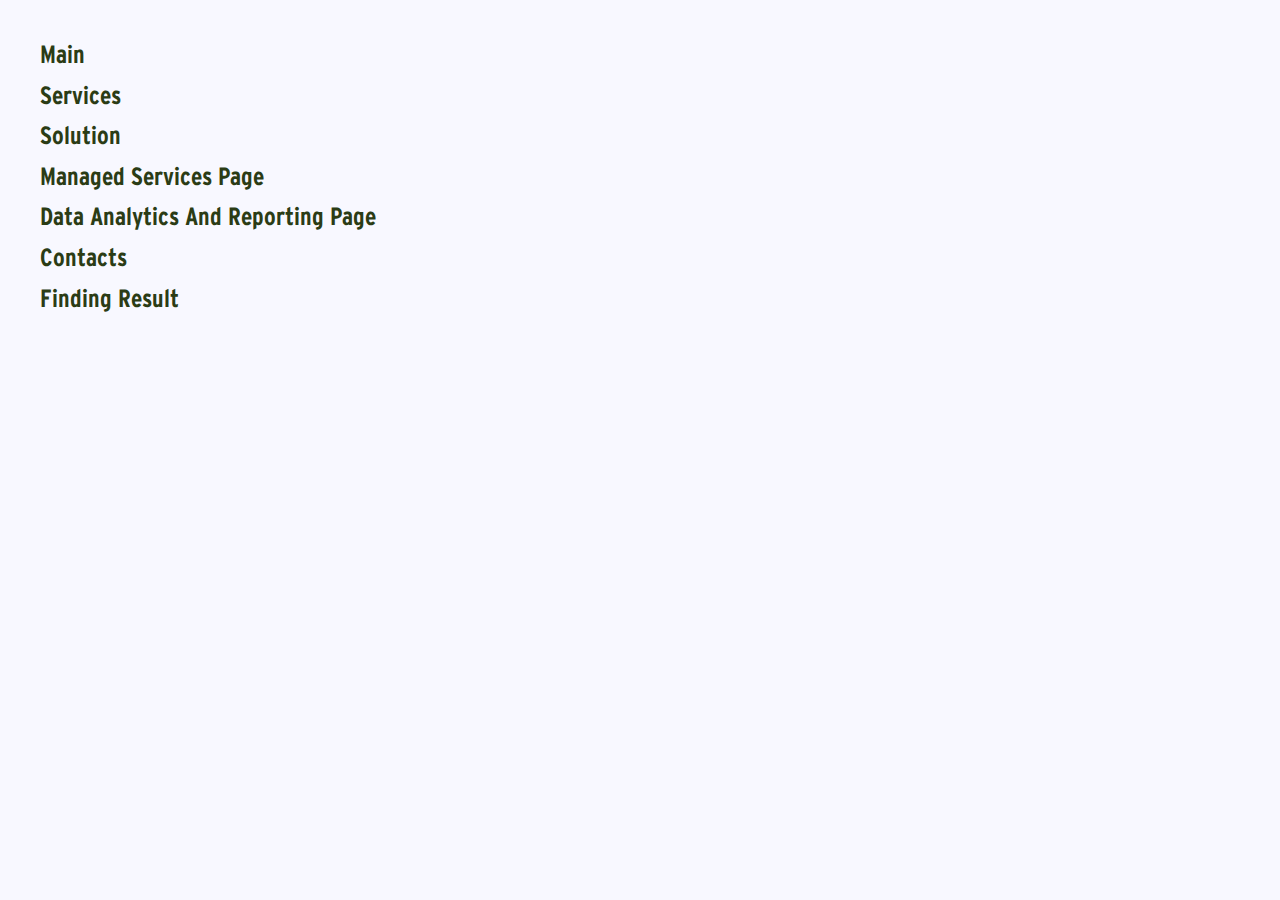
<file: sitemap.html>
<!DOCTYPE html>
<html lang="en">

<head>
    <meta charset="UTF-8">
    <meta name="viewport" content="width=device-width, initial-scale=1.0">
    <title>Pages</title>
    <link rel="stylesheet" href="css/lib/bootstrap-grid.min.css">
    <link rel="stylesheet" href="css/style.css">
</head>

<body>
    <div class="sitemap">
        <ul>
            <li><a href="index.html" target="_blank">Main</a></li>
            <li><a href="services.html" target="_blank">Services</a></li>
            <li><a href="solution.html" target="_blank">Solution</a></li>
            <li><a href="service-page.html" target="_blank">Managed Services Page</a></li>
            <li><a href="data-analitics.html" target="_blank">Data Analytics and Reporting Page</a></li>
            <li><a href="contacts.html" target="_blank">Contacts</a></li>
            <li><a href="finding-result.html" target="_blank">Finding Result</a></li>
        </ul>
    </div>



    <style>
        .sitemap {
            padding: 40px;
        }

        li {
            margin-bottom: 10px;
        }

        a {
            color: rgb(43, 60, 21);
            font-size: 25px;
            font-family: "interstate";
            font-weight: 600;
            line-height: 115%;
            padding-bottom: 15px;
            position: relative;
            text-transform: capitalize;
            margin-bottom: 40px;
        }
    </style>

    <script src="js/lib/jquery.js"></script>
    <script src="js/main.js"></script>
</body>

</html>
</file>
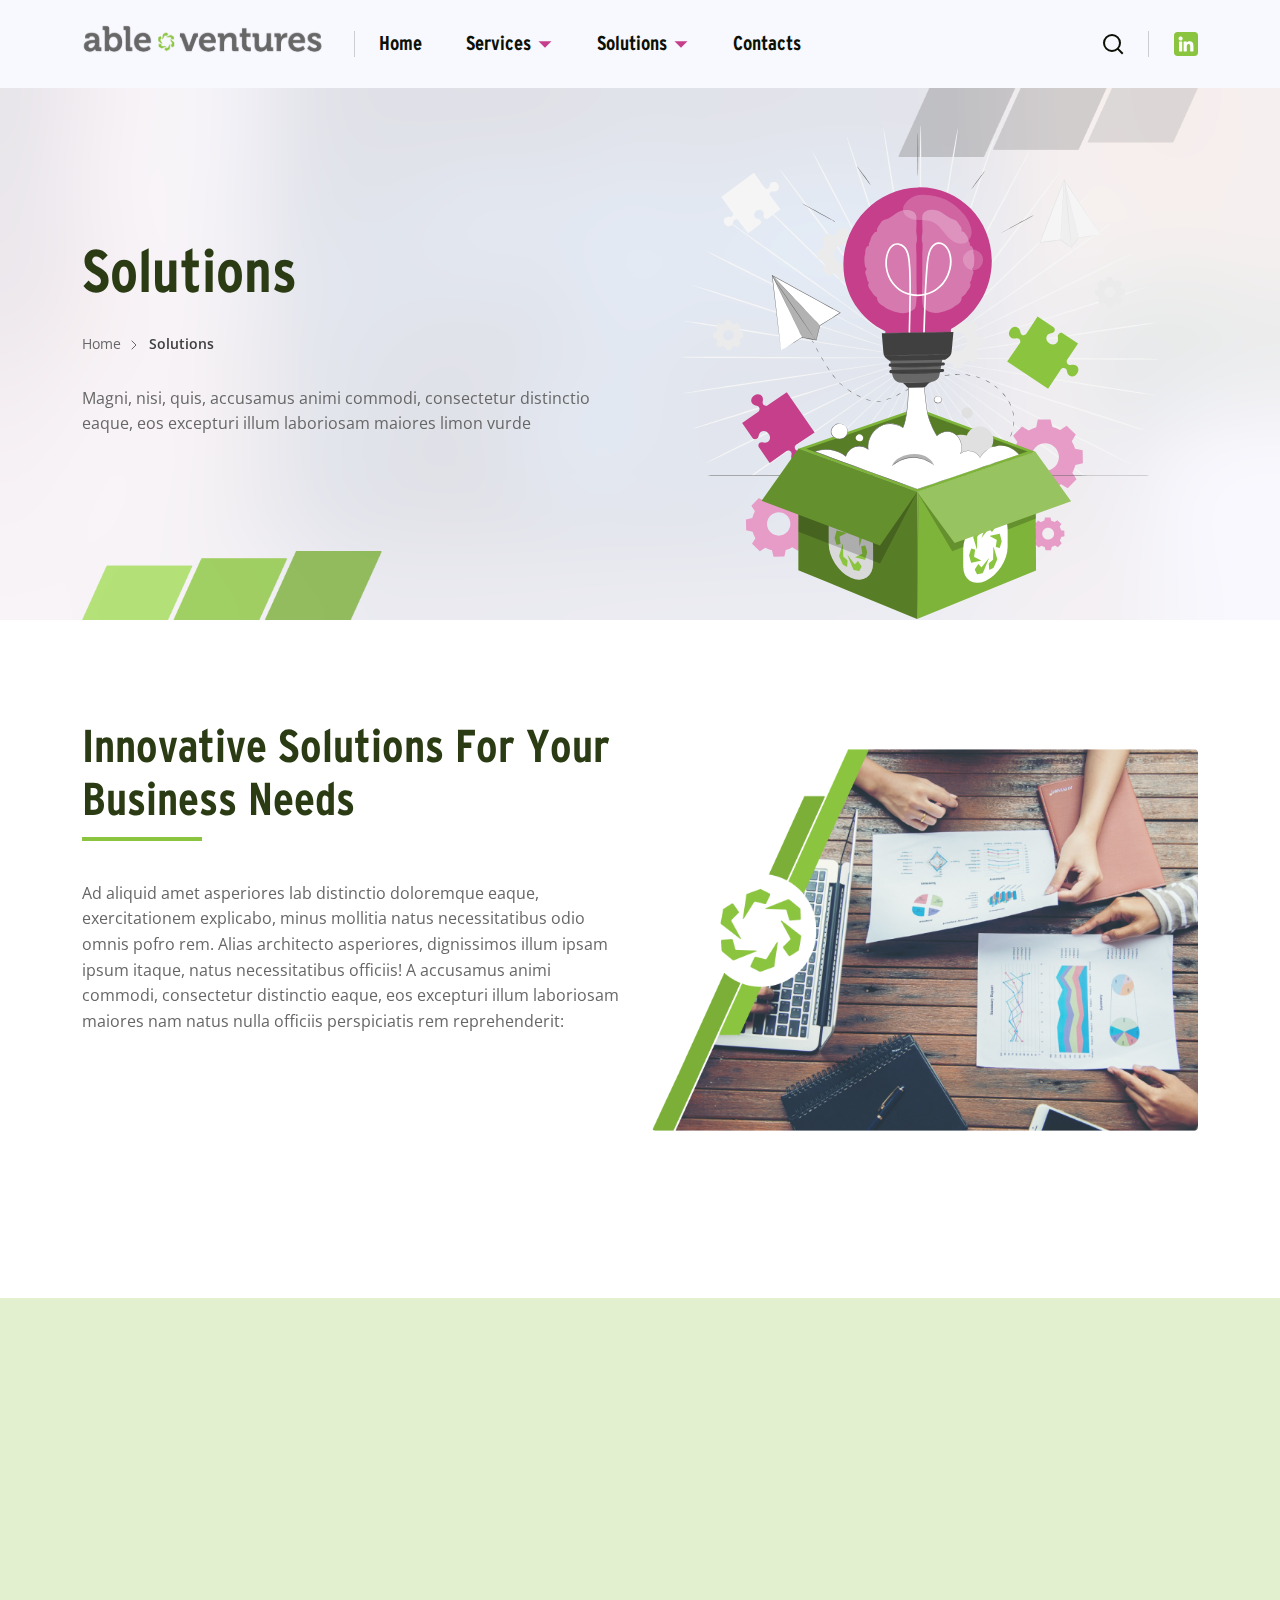
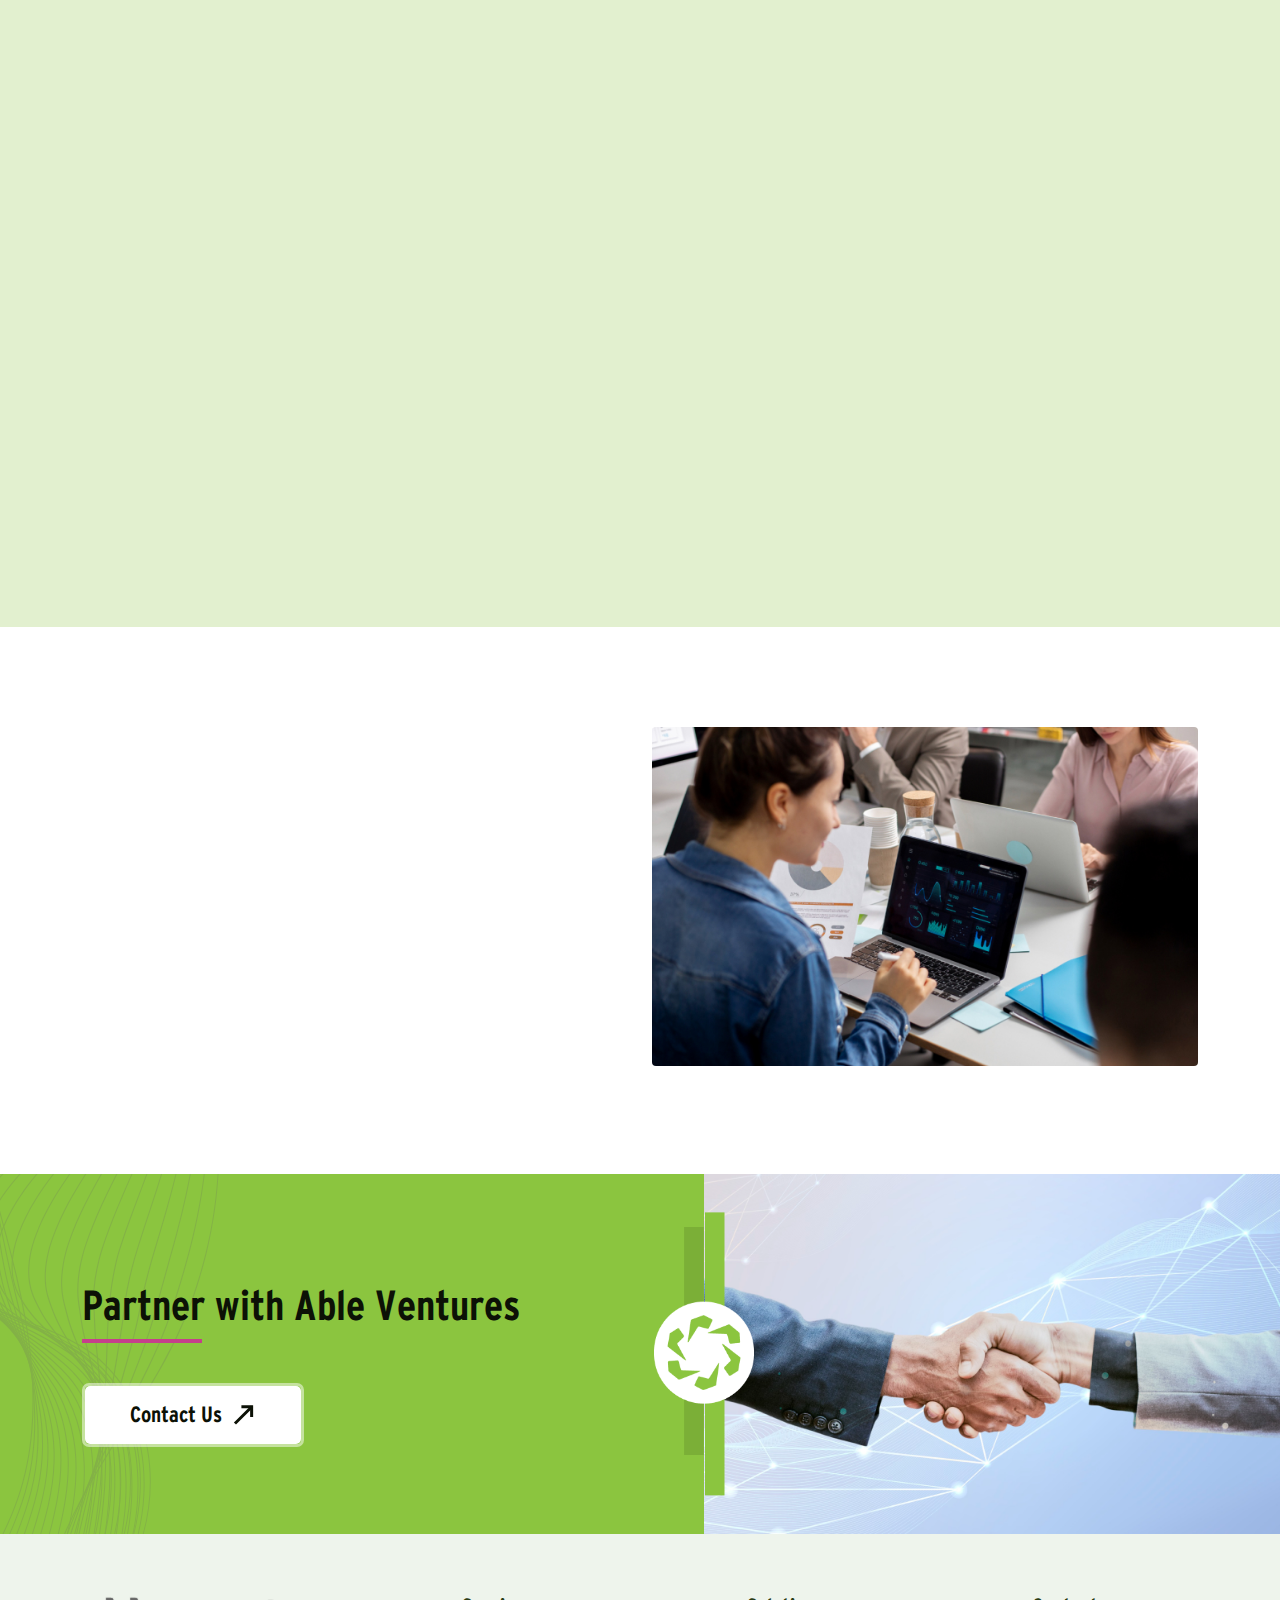
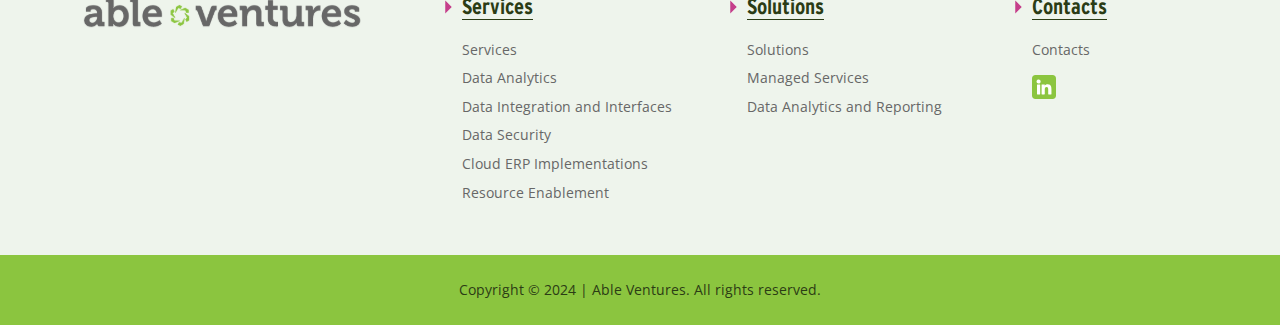
<file: solution.html>
<!DOCTYPE html>
<html lang="en">

<head>
    <meta charset="UTF-8">
    <meta name="viewport" content="width=device-width, initial-scale=1.0">
    <title>Solution</title>
    <link rel="stylesheet" href="css/lib/bootstrap-grid.min.css">
    <link rel="stylesheet" href="css/lib/aos.css">
    <link rel="stylesheet" href="css/style.css">
</head>

<body>

    <div class="pagewrapper">
        <header class="header">
            <div class="container">
                <div class="row align-items-center">
                    <div class="col-lg-3 col-md-5 col-7">
                        <a href="index.html" class="header__logo">
                            <img src="img/general/logo.svg" alt="logo">
                        </a>
                    </div>
                    <div class="col-lg-7 header__navcol">
                        <nav>
                            <ul>
                                <li><a href="index.html">Home</a></li>
                                <li class="dropdown">
                                    <a href="#">Services</a>
                                    <ul class="submenu">
                                        <li><a href="services.html">Services</a></li>
                                        <li><a href="service-page.html">Data Analytics</a></li>
                                        <li><a href="service-page.html">Data Integration and Interfaces</a></li>
                                        <li><a href="service-page.html">Data Security</a></li>
                                        <li><a href="service-page.html">Cloud ERP Implementations</a></li>
                                        <li><a href="service-page.html">Resource Enablement</a></li>
                                    </ul>
                                </li>
                                <li class="dropdown">
                                    <a href="#">Solutions</a>
                                    <ul class="submenu">
                                        <li><a href="solution.html">Solutions</a></li>
                                        <li><a href="data-analitics.html">Managed Services</a></li>
                                        <li><a href="data-analitics.html">Data Analytics and Reporting</a></li>
                                    </ul>
                                </li>
                                <li><a href="contacts.html">Contacts</a></li>
                            </ul>
                            <a href="#" target="_blank" class="soc">
                                <img src="img/general/ln-header.svg" alt="linkedin">
                            </a>
                        </nav>
                    </div>
                    <div class="col-lg-2 col-md-7 col-5">
                        <div class="header__rightsect">
                            <div class="header__search">
                                <form action="#">
                                    <input type="text">
                                    <div class="btnwrap">
                                        <button type="submit">
                                            <img src="img/general/search.svg" alt="search">
                                        </button>
                                        <img class="searchopen" src="img/general/search.svg" alt="">
                                    </div>
                                </form>
                            </div>
                            <a href="#">
                                <img src="img/general/ln-header.svg" alt="linkedin">
                            </a>
                            <button class="burger"><span></span></button>
                        </div>
                    </div>
                </div>
            </div>
        </header>

        <main class="main">
            <section class="welcsection">
                <div class="container">
                    <div class="welcsection__wrap">
                        <div class="row">
                            <div class="col-lg-6">
                                <div class="welcsection__left">
                                    <h1 data-aos="fade-left">Solutions</h1>
                                    <div class="breadcrumbs" data-aos="fade-left" data-aos-delay="100">
                                        <ul>
                                            <li><a href="#">Home</a></li>
                                            <li>Solutions</li>
                                        </ul>
                                    </div>
                                    <p data-aos="fade-left" data-aos-delay="200">
                                        Magni, nisi, quis, accusamus animi commodi, consectetur distinctio eaque, eos
                                        excepturi illum laboriosam maiores limon vurde
                                    </p>
                                </div>
                            </div>
                            <div class="col-lg-6">
                                <div class="welcsection__img">
                                    <img src="img/solution/ill1.svg" alt="img">
                                </div>
                            </div>
                        </div>

                        <img class="welcsection__bgelright" src="img/service/welcel1.png" alt="img">
                        <img class="welcsection__bgelleft" src="img/service/welcel2.png" alt="img">
                    </div>
                </div>

                <div class="welcsection__bgsect">
                    <img src="img/solution/herobg.jpg" alt="img">
                </div>
            </section>

            <div class="setvinfosect white-bg solutbox">
                <div class="container">
                    <div class="row align-items-center rowinf">
                        <div class="col-lg-6">
                            <p class="secttitle" data-aos="fade-up">
                                Innovative Solutions for Your Business Needs
                            </p>
                            <p data-aos="fade-up">
                                Ad aliquid amet asperiores lab distinctio doloremque eaque, exercitationem explicabo,
                                minus mollitia natus necessitatibus odio omnis pofro rem. Alias architecto asperiores,
                                dignissimos illum ipsam ipsum itaque, natus necessitatibus officiis! A accusamus animi
                                commodi, consectetur distinctio eaque, eos excepturi illum laboriosam maiores nam natus
                                nulla officiis perspiciatis rem reprehenderit:
                            </p>
                            <ul data-aos="fade-up">
                                <li>
                                    Asperiores dicta esse maiores nobis officiis.
                                </li>
                                <li>
                                    Accusamus aliquid debitis dolore illo ipsam molettiae possimus.
                                </li>
                                <li>
                                    Magnam mollitia pariatur perspiciatis quasi quidem tenetur voluptatem! Adipisci
                                    aspernatur assumenda dicta.
                                </li>
                            </ul>
                        </div>
                        <div class="col-lg-6">
                            <div class="imgwrap">
                                <img src="img/solution/solimg1.png" alt="img">
                            </div>
                        </div>
                    </div>
                </div>
            </div>

            <div class="followingsolutions green-bg">
                <div class="container">
                    <p class="secttitle" data-aos="fade-up">
                        We offer the following solutions:
                    </p>
                    <div class="row">
                        <div class="col-lg-6">
                            <div class="solutionbox" data-aos="fade-up">
                                <div class="imgwrap">
                                    <img src="img/solution/follimg1.svg" alt="img">
                                </div>
                                <h6>Managed Services</h6>
                                <p>
                                    Excepturi fuga iure labore magni molestias mollitia natus, officia pofro quis sunt
                                    temporibus A accusamus animi commodi, consectetur distinctio eaque, eos excepturi
                                </p>
                                <a href="#" class="greenbtn">
                                    <span>
                                        Read more
                                        <img src="img/general/btn-arrow.svg" alt="arrow">
                                    </span>
                                </a>
                            </div>
                        </div>
                        <div class="col-lg-6">
                            <div class="solutionbox" data-aos="fade-up">
                                <div class="imgwrap">
                                    <img src="img/solution/follimg2.svg" alt="img">
                                </div>
                                <h6>Data Analytics and Reporting</h6>
                                <p>
                                    Excepturi fuga iure labore magni molestias mollitia natus, officia pofro quis sunt
                                    temporibus A accusamus animi commodi, consectetur distinctio eaque, eos excepturi
                                </p>
                                <a href="#" class="greenbtn">
                                    <span>
                                        Read more
                                        <img src="img/general/btn-arrow.svg" alt="arrow">
                                    </span>
                                </a>
                            </div>
                        </div>
                    </div>
                </div>
            </div>

            <div class="setvinfosect white-bg">
                <div class="container">
                    <div class="row align-items-center">
                        <div class="col-lg-6" data-aos="fade-up">
                            <p class="stitle">
                                Lorem Ipsum dolor sit amet
                            </p>
                            <p>
                                Upsam ipsum itaque, natus necessitatibus officiis, perferendis quae sed ullam veniam
                                vitae voluptas! Magni, nisi, quis! A accusamus animi commodi, consectetur distinctio
                                eaque, eos excepturi illum laboriosam maiores nam natus nulla officiis perspiciatis
                                rem reprehenderit sed tenetur veritatis. Blanditiis, fugit voluptate! Assumenda
                                blanditiis consectetur, labque cupiditate ducimus eaque earum, fugiat illum ipsa,
                                necessitatibus omnis quaerat reiciendis totam.
                            </p>
                        </div>
                        <div class="col-lg-6">
                            <div class="text-center">
                                <img src="img/solution/solimg2.jpg" alt="img">
                            </div>
                        </div>
                    </div>
                </div>
            </div>

            <div class="partnersect">
                <div class="partnersect__left">
                    <img class="vawe" src="img/service/wave2.svg" alt="img">
                    <div class="textwrapper">
                        <p class="title">
                            Partner with Able Ventures
                        </p>
                        <a href="#" class="whitebtn">
                            <span>
                                Contact Us
                                <img src="img/general/btn-arrow.svg" alt="arrow">
                            </span>
                        </a>
                    </div>
                    <img class="partnerlogo" src="img/service/parnter-el.png" alt="img">
                </div>
                <div class="partnersect__right">
                    <div class="imgwrap">
                        <img src="img/service/img5.png" alt="img">
                    </div>
                </div>
            </div>

        </main>

        <footer class="footer">
            <div class="footer__top">
                <div class="container">
                    <div class="row">
                        <div class="col-xl-4">
                            <a href="#" class="footer__logo">
                                <img src="img/general/footer-logo.svg" alt="logo">
                            </a>
                        </div>
                        <div class="col-xl-3 col-md-4">
                            <div class="footer__box">
                                <p class="title">
                                    <span>Services</span>
                                </p>
                                <ul>
                                    <li><a href="#">Services</a></li>
                                    <li><a href="#">Data Analytics</a></li>
                                    <li><a href="#">Data Integration and Interfaces</a></li>
                                    <li><a href="#">Data Security</a></li>
                                    <li><a href="#">Cloud ERP Implementations</a></li>
                                    <li><a href="#">Resource Enablement</a></li>
                                </ul>
                            </div>
                        </div>
                        <div class="col-xl-3 col-md-4">
                            <div class="footer__box">
                                <p class="title">
                                    <span>Solutions</span>
                                </p>
                                <ul>
                                    <li><a href="#">Solutions</a></li>
                                    <li><a href="#">Managed Services</a></li>
                                    <li><a href="#">Data Analytics and Reporting</a></li>
                                </ul>
                            </div>
                        </div>
                        <div class="col-xl-2 col-md-4">
                            <div class="footer__box">
                                <p class="title">
                                    <span>Contacts</span>
                                </p>
                                <ul>
                                    <li><a href="#">Contacts</a></li>
                                    <li>
                                        <a href="#" class="socimg" target="_blank">
                                            <img src="img/general/ln-header.svg" alt="linkedin">
                                        </a>
                                    </li>
                                </ul>
                            </div>
                        </div>
                    </div>
                </div>
            </div>
            <div class="footer__bottsect">
                <p>
                    Copyright © 2024 | Able Ventures. All rights reserved.
                </p>
            </div>
        </footer>
    </div>

    <script src="js/lib/jquery.js"></script>
    <script src="js/lib/aos.js"></script>
    <script src="js/main.js"></script>
</body>

</html>
</file>
<file: css/style.css>
@import url("https://fonts.googleapis.com/css2?family=Open+Sans:ital,wght@0,300..800;1,300..800&display=swap");@font-face{font-family:"interstate";src:url("../fonts/interstate-bold.otf") format("opentype");font-weight:600}body *{-webkit-box-sizing:border-box;box-sizing:border-box}body{margin:0;padding:0;font-size:18px;font-family:"Open Sans",sans-serif;line-height:160%;background:#F8F8FF}.main{padding-top:88px}input{outline:none}a{text-decoration:none}button{outline:none;border:none;background:transparent;padding:0}input::-webkit-inner-spin-button,input::-webkit-outer-spin-button{-webkit-appearance:none;margin:0}input[type=number]{-moz-appearance:textfield}ul{list-style-type:none;margin:0;padding:0}@media (min-width:1500px){.container{max-width:1450px}}.text-end{text-align:right}.text-start{text-align:left}.text-center{text-align:center}h1{font-size:75px;font-family:"interstate";line-height:115%;font-weight:600;color:rgb(43,60,21);margin-bottom:50px;text-transform:capitalize}@-webkit-keyframes pulse1{0%{-webkit-box-shadow:0 0 0 0 rgba(139,197,63,0.5)}70%{-webkit-box-shadow:0 0 0 20px rgba(139,197,63,0)}to{-webkit-box-shadow:0 0 0 0 rgba(139,197,63,0.5)}}@keyframes pulse1{0%{-webkit-box-shadow:0 0 0 0 rgba(139,197,63,0.5)}70%{-webkit-box-shadow:0 0 0 20px rgba(139,197,63,0)}to{-webkit-box-shadow:0 0 0 0 rgba(139,197,63,0.5)}}@-webkit-keyframes pulse2{0%{-webkit-box-shadow:0 0 0 0 rgba(255,255,255,0.5)}70%{-webkit-box-shadow:0 0 0 20px rgba(255,255,255,0)}to{-webkit-box-shadow:0 0 0 0 rgba(255,255,255,0.5)}}@keyframes pulse2{0%{-webkit-box-shadow:0 0 0 0 rgba(255,255,255,0.5)}70%{-webkit-box-shadow:0 0 0 20px rgba(255,255,255,0)}to{-webkit-box-shadow:0 0 0 0 rgba(255,255,255,0.5)}}.greenbtn{border:3px solid rgba(139,197,63,0.5);display:inline-block;border-radius:7px}.greenbtn span{display:-webkit-inline-box;display:-ms-inline-flexbox;display:inline-flex;-webkit-box-align:center;-ms-flex-align:center;align-items:center;background:#8BC53F;border-radius:5px;font-size:22px;color:rgb(12,17,6);min-height:58px;padding:0 45px;font-family:"interstate";font-weight:600}.greenbtn img{margin-left:10px;width:24px}.greenbtn:hover{-webkit-animation:pulse1 2s infinite;animation:pulse1 2s infinite}.whitebtn{border:3px solid rgba(255,255,255,0.5);display:inline-block;border-radius:7px}.whitebtn span{display:-webkit-inline-box;display:-ms-inline-flexbox;display:inline-flex;-webkit-box-align:center;-ms-flex-align:center;align-items:center;background:#fff;border-radius:5px;font-size:22px;color:rgb(12,17,6);min-height:58px;padding:0 45px;font-family:"interstate";font-weight:600}.whitebtn img{margin-left:10px;width:24px}.whitebtn:hover{-webkit-animation:pulse2 2s infinite;animation:pulse2 2s infinite}.secttitle{color:rgb(43,60,21);font-size:55px;font-family:"interstate";font-weight:600;line-height:115%;padding-bottom:15px;position:relative;text-transform:capitalize;margin-bottom:40px}.secttitle:after{content:"";display:inline-block;height:4px;width:120px;background:rgb(139,197,63);position:absolute;left:0;bottom:0}h1,h2,h3,h4,h5,h6,p{margin-top:0}img{max-width:100%}.white-bg{background:#fff}.green-bg{background:rgb(226,240,207)}.lgreen-bg{background:#EEF4EC}@media (max-width:1599.8px){h1{font-size:60px;max-width:640px}.greenbtn span{font-size:20px;min-height:52px}.greenbtn img{width:20px}.secttitle{font-size:46px}body{font-size:16px}}@media (max-width:575.8px){main.main{padding-top:70px}h1{font-size:40px}}.herosect{height:calc(100vh - 88px);position:relative;overflow:hidden;display:-webkit-box;display:-ms-flexbox;display:flex;-webkit-box-align:center;-ms-flex-align:center;align-items:center;background:rgb(226,240,207)}.herosect .sectobj{position:absolute;opacity:0.2;height:100%;left:0;top:0}.herosect .container{position:relative;z-index:1}.herosect .imgwrap{position:absolute;right:0;top:0;height:100%;width:50%}.herosect .imgwrap img{width:100%;height:100%;-o-object-fit:cover;object-fit:cover;-o-object-position:0 0;object-position:0 0}.whatwedo{padding:170px 0 145px}.whatwedo__leftsect{position:sticky;top:100px}.whatwedo__leftsect p:not(.secttitle){color:rgb(103,103,103);margin-bottom:50px;max-width:460px}.whatwedo__rightsect{padding-right:70px}.wwdobox{display:block;padding:30px;background:#EEF4EC;margin-bottom:30px}.wwdobox:last-child{margin-bottom:0}.wwdobox .wwdobox__img{height:300px;position:relative;overflow:hidden;margin-bottom:30px}.wwdobox .wwdobox__img img{width:100%;height:100%;-o-object-fit:cover;object-fit:cover;-o-object-position:50% 50%;object-position:50% 50%;border-radius:4px}.wwdobox .wwdobox__descr h4{position:relative;padding-top:30px;font-family:"interstate";font-weight:600;font-size:40px;color:rgb(43,60,21);margin-bottom:25px;line-height:normal}.wwdobox .wwdobox__descr h4:before{content:"";display:inline-block;width:120px;height:5px;background:rgb(197,63,139);position:absolute;left:0;top:0}.wwdobox .wwdobox__descr p{color:rgb(103,103,103);margin:0}.whoweare{padding:120px 0;background:#E2F0CF}.whoweare__leftsect .secttitle{margin-bottom:60px}.whoweare__leftsect p:not(.secttitle){max-width:600px;color:rgb(103,103,103)}.whoweare__leftsect p:not(.secttitle):last-child{margin-bottom:0}.bgpic-mob{display:none}@media (max-width:1599.8px){.whatwedo,.whoweare{padding:100px 0}.whoweare__leftsect .secttitle{margin-bottom:40px}}@media (max-width:1199.8px){.wwdobox{padding:15px 15px 25px 15px}.wwdobox .wwdobox__descr h4{font-size:32px;padding-top:15px}.wwdobox .wwdobox__descr h4:before{height:3px}.whatwedo__rightsect{padding-right:0}.footer__box{padding-left:25px}}@media (max-width:991.8px){.whatwedo,.whoweare{padding:70px 0}.whatwedo__leftsect{margin-bottom:40px}.whoweare__leftsect{margin-bottom:40px}.herosect .imgwrap{width:40%}}@media (max-width:767.8px){.herosect{background:rgb(226,240,207);padding:30px 0;height:auto;min-height:calc(100vh - 88px)}}@media (max-width:575.8px){.herosect{min-height:calc(100vh - 70px);height:auto;background:rgb(226,240,207);-webkit-box-orient:vertical;-webkit-box-direction:normal;-ms-flex-direction:column;flex-direction:column;-webkit-box-pack:justify;-ms-flex-pack:justify;justify-content:space-between;padding:90px 0 0 0}.bgpic-mob{display:block;position:relative;z-index:2;width:100%;height:400px;margin-top:30px}.bgpic-mob img{width:100%;height:100%;-o-object-fit:cover;object-fit:cover;-o-object-position:0 0;object-position:0 0}.herosect h1{margin-bottom:50px}.herosect .sectobj{left:-50px}.whatwedo,.whoweare{padding:50px 0}.whatwedo__leftsect p:not(.secttitle){max-width:100%;margin-bottom:30px}.wwdobox .wwdobox__descr h4{font-size:28px}.wwdobox .wwdobox__img{height:230px}.whoweare__leftsect .secttitle{margin-bottom:30px}.herosect .imgwrap{display:none}}@media (max-width:430.8px) and (max-height:668px){.herosect{padding-top:60px}.herosect h1{margin-bottom:30px;font-size:36px}.bgpic-mob{height:260px;margin-top:30px}}@media (max-width:800.8px) and (orientation:landscape){.herosect h1{font-size:44px;max-width:70%}}.welcsection{position:relative;overflow:hidden}.welcsection .waveimg{position:absolute;z-index:1;left:0;top:0;width:100%}.welcsection .col-lg-6{height:532px}.welcsection .col-lg-6:first-child{display:-webkit-box;display:-ms-flexbox;display:flex;-webkit-box-align:center;-ms-flex-align:center;align-items:center;padding-top:95px;padding-bottom:95px}.welcsection .col-lg-6:nth-child(2){display:-webkit-box;display:-ms-flexbox;display:flex;-webkit-box-align:end;-ms-flex-align:end;align-items:flex-end;max-height:100%;-webkit-box-pack:center;-ms-flex-pack:center;justify-content:center}.welcsection .container{position:relative;z-index:6}.welcsection h1{margin-bottom:25px}.welcsection__wrap{position:relative}.welcsection__bgelleft,.welcsection__bgelright{max-width:412px}.welcsection__bgelright{position:absolute;right:0;top:0}.welcsection__bgelleft{position:absolute;left:0;bottom:0;z-index:2}.breadcrumbs{margin-bottom:30px}.breadcrumbs ul li{margin-right:24px;color:rgb(64,64,64);font-size:14px;font-weight:600;line-height:130%;display:inline-block;vertical-align:middle;position:relative}.breadcrumbs ul li:after{content:"";display:inline-block;width:16px;height:16px;background:url("../img/general/breadarr.svg") no-repeat center/100%;position:absolute;right:-20px;top:2px}.breadcrumbs ul li:last-child{margin-right:0}.breadcrumbs ul li:last-child:after{display:none}.breadcrumbs ul li a{color:rgb(103,103,103);font-weight:400}.welcsection__left p{max-width:580px;color:rgb(103,103,103)}.welcsection__left p:last-child{margin-bottom:0}.welcsection__img img{vertical-align:top}.welcsection__bgsect{position:absolute;left:0;top:0;width:100%;height:100%}.welcsection__bgsect img{width:100%;height:100%;-o-object-fit:cover;object-fit:cover;-o-object-position:50% 50%;object-position:50% 50%}.welcsection__bgsect:after{content:"";display:block;width:100%;height:100%;position:absolute;left:0;top:0;background:rgba(248,248,255,0.9);-webkit-backdrop-filter:blur(50px);backdrop-filter:blur(50px)}.services{padding:150px 0 110px}.services .secttitle{margin-bottom:60px}.servicebox{background:#EEF4EC;padding:30px 50px;text-align:center;border-radius:4px;overflow:hidden;height:265px;margin-bottom:20px;position:relative;overflow:hidden}.servicebox:after{content:"";display:block;position:absolute;left:0;top:0;height:4px;width:100%;background:rgb(197,63,139);-webkit-transition:0.3s;transition:0.3s;left:0;right:0;margin:0 auto}.servicebox img{max-width:88px;width:100%;-webkit-filter:drop-shadow(0 0 14px rgba(0,0,0,0.08));filter:drop-shadow(0 0 14px rgba(0,0,0,0.08));margin-bottom:25px;-webkit-transition:0.3s;transition:0.3s}.servicebox h6{margin:0;font-family:"interstate";font-weight:600;font-size:40px;line-height:115%;color:rgb(43,60,21);-webkit-transition:0.3s;transition:0.3s}.servicebox:hover{color:rgb(12,17,6)}.servicebox:hover:after{width:0}.servicebox:hover img{-webkit-transform:scale(1.05);transform:scale(1.05)}.dataanalitics{background:rgb(226,240,207);padding:130px 0}.dataanalitics .secttitle{margin-bottom:60px}.dataanalitics__descr p{color:rgb(103,103,103)}.dataanalitics__descr p:last-child{margin-bottom:0}.dataanlists{margin-top:60px}.dataanlists .boxtitle{color:rgb(43,60,21);margin-bottom:30px;padding-bottom:15px;position:relative;font-family:"interstate";font-weight:600;font-size:40px;line-height:115%}.dataanlists .boxtitle:after{content:"";display:inline-block;height:4px;width:120px;background:rgb(197,63,139);position:absolute;left:0;bottom:0}.dataanlists>p{margin-bottom:40px;color:rgb(103,103,103);max-width:680px}.dataanlist{display:-webkit-box;display:-ms-flexbox;display:flex;margin-bottom:60px}.dataanlist .imgwrap{width:100%;max-width:74px;-webkit-box-flex:0;-ms-flex:0 0 74px;flex:0 0 74px}.dataanlist .imgwrap img{width:100%}.dataanlist .descrwrap{width:100%;max-width:calc(100% - 74px);-webkit-box-flex:0;-ms-flex:0 0 calc(100% - 74px);flex:0 0 calc(100% - 74px);padding-left:25px}.dataanlist .descrwrap .title{margin-bottom:15px;font-family:"interstate";font-weight:600;font-size:25px;line-height:115%;color:rgb(43,60,21);text-transform:capitalize}.dataanlist .descrwrap p{color:rgb(103,103,103);margin:0}.setvinfosect{padding:130px 0}.setvinfosect.p60{padding:60px 0}.setvinfosect .secttitle{margin-bottom:60px}.setvinfosect p:not(.secttitle){color:rgb(103,103,103)}.setvinfosect img{border-radius:4px}.setvinfosect ul{list-style-type:disc;padding-left:20px}.setvinfosect ul li{color:rgb(103,103,103);margin-bottom:5px}.setvinfosect .stitle{margin-bottom:15px;font-family:"interstate";font-weight:600;font-size:25px;color:rgb(43,60,21);text-transform:capitalize}.rowinf{margin-bottom:60px}.textsect{padding:60px 0}.textsect .title{margin-bottom:30px;position:relative;font-family:"interstate";font-weight:600;padding-bottom:15px;color:rgb(43,60,21);font-size:40px;line-height:normal}.textsect .title:after{content:"";display:inline-block;position:absolute;left:0;bottom:0;height:4px;width:120px;background:rgb(197,63,139)}.textsect p{color:rgb(103,103,103)}.textsect p:last-child{margin-bottom:0}.dataanalitics__descr .secttitle{color:rgb(43,60,21)}.setvinfosect .gallsect{margin:60px 0}.setvinfosect .gallsect .title{font-family:"interstate";font-weight:600;font-size:25px;color:rgb(43,60,21);margin-bottom:15px;text-transform:capitalize}.setvinfosect .gallsect .imgwrap{position:relative}.setvinfosect .gallsect .imgwrap:after{content:"";display:block;padding-bottom:80%}.setvinfosect .gallsect .imgwrap img{position:absolute;-o-object-fit:cover;object-fit:cover;-o-object-position:50% 50%;object-position:50% 50%;width:100%;height:100%}.imgrow{margin-top:40px}.partnersect{display:-webkit-box;display:-ms-flexbox;display:flex;-ms-flex-wrap:wrap;flex-wrap:wrap}.partnersect .partnersect__left{width:100%;max-width:55%;-webkit-box-flex:0;-ms-flex:0 0 55%;flex:0 0 55%;background:rgb(139,197,63);display:-webkit-box;display:-ms-flexbox;display:flex;-webkit-box-align:center;-ms-flex-align:center;align-items:center;position:relative}.partnersect .partnersect__left .vawe{position:absolute;left:0;top:0;height:100%;opacity:0.2}.partnersect .partnersect__left .textwrapper{padding-left:calc((100vw - 1450px) / 2 + 12px);position:relative;z-index:2}.partnersect .partnersect__left .title{font-family:"interstate";font-weight:600;font-size:55px;color:rgb(12,17,6);padding-bottom:15px;position:relative;line-height:normal;margin-bottom:50px}.partnersect .partnersect__left .title:after{content:"";display:inline-block;width:120px;height:4px;background:rgb(197,63,139);position:absolute;left:0;bottom:0}.partnersect .partnersect__left .partnerlogo{width:150px;position:absolute;right:-75px;top:50%;-webkit-transform:translateY(-50%);transform:translateY(-50%)}.partnersect .partnersect__right{width:100%;max-width:45%;-webkit-box-flex:0;-ms-flex:0 0 45%;flex:0 0 45%}.partnersect .partnersect__right .imgwrap{height:470px}.partnersect .partnersect__right .imgwrap img{width:100%;height:100%;-o-object-fit:cover;object-fit:cover;-o-object-position:50% 50%;object-position:50% 50%}@media (max-width:1599.8px){.welcsection .col-lg-6:first-child{padding-top:60px}.servicebox h6{font-size:32px}.dataanlists{margin-top:30px}.dataanlist{margin-bottom:40px}.rowinf{margin-bottom:30px}.partnersect .partnersect__left .title{font-size:48px}.partnersect .partnersect__right .imgwrap{height:400px}.partnersect .partnersect__left .partnerlogo{width:100px;right:-50px}.dataanalitics,.services,.setvinfosect{padding:100px 0}.dataanalitics .secttitle,.setvinfosect .secttitle{margin-bottom:40px}.dataanlists .boxtitle{font-size:32px}.dataanlist .descrwrap .title{font-size:22px;margin-bottom:10px}}@media (max-width:1499.8px){.partnersect .partnersect__left .textwrapper{padding-left:calc((100vw - 1320px) / 2 + 12px)}.partnersect .partnersect__left .title{font-size:42px;margin-bottom:40px}.partnersect .partnersect__right .imgwrap{height:360px}.partnersect .partnersect__left{padding-top:20px}.setvinfosect .gallsect .imgwrap:after{padding-bottom:64%}}@media (max-width:1399.8px){.partnersect .partnersect__left .textwrapper{padding-left:calc((100vw - 1140px) / 2 + 12px)}.welcsection__bgelleft,.welcsection__bgelright{max-width:300px}}@media (max-width:1199.8px){.partnersect .partnersect__left .textwrapper{padding-left:calc((100vw - 960px) / 2 + 12px)}.partnersect .partnersect__left .title{font-size:36px}.servicebox img{max-width:60px}.servicebox h6{font-size:28px}.servicebox{height:230px}.services{padding-bottom:80px}}@media (max-width:991.8px){.welcsection .col-lg-6{height:auto;padding-top:0!important;padding-top:0!important}.welcsection__left{padding-top:60px}.welcsection__img img{position:relative;z-index:3}.dataanalitics,.services,.setvinfosect{padding:70px 0 50px}.rowinf .text-center img{margin:20px 0}.rowinf:nth-child(2n){-webkit-box-orient:vertical;-webkit-box-direction:reverse;-ms-flex-direction:column-reverse;flex-direction:column-reverse}.setvinfosect .gallsect{margin-top:20px}.setvinfosect .gallsect .imgwrap{margin-bottom:20px}.setvinfosect .gallsect{margin-bottom:30px}.partnersect .partnersect__left .textwrapper{padding-left:calc((100vw - 720px) / 2 + 12px)}.partnersect .partnersect__right{max-width:35%;-webkit-box-flex:0;-ms-flex:0 0 35%;flex:0 0 35%}.partnersect .partnersect__left{max-width:65%;-webkit-box-flex:0;-ms-flex:0 0 65%;flex:0 0 65%}}@media (max-width:767.8px){.partnersect .partnersect__left .textwrapper{padding-left:calc((100vw - 540px) / 2 + 12px)}}@media (max-width:575.8px){.welcsection__bgelleft,.welcsection__bgelright{left:0;right:0;margin:0 auto}.welcsection__left{padding-top:120px}.breadcrumbs{display:none}.welcsection h1{margin-bottom:20px}.welcsection .waveimg{width:1300px;max-width:inherit}.welcsection .col-lg-6:first-child{padding-bottom:0}.welcsection__img img{max-width:260px}.welcsection__img{padding-bottom:100px}.servicebox{height:auto;min-height:200px}.dataanalitics .secttitle,.setvinfosect .secttitle{margin-bottom:25px}.dataanlist .imgwrap{max-width:50px;-webkit-box-flex:0;-ms-flex:0 0 50%;flex:0 0 50%}.dataanlist .descrwrap{max-width:calc(100% - 50px);-webkit-box-flex:0;-ms-flex:0 0 calc(100% - 50px);flex:0 0 calc(100% - 50px);padding-left:10px}.dataanlist .descrwrap .title{font-size:20px;margin-bottom:5px}.dataanlist{margin-bottom:20px}.rowinf{margin-bottom:20px}.rowinf .text-center img{margin:15px 0}.textsect .title{font-size:28px}.textsect .title{margin-bottom:25px}.dataanlists .boxtitle{font-size:24px;margin-bottom:20px}.services .secttitle{margin-bottom:40px}.welcsection__left p{font-size:14px}.dataanalitics,.services,.setvinfosect{padding:60px 0 40px}.partnersect .partnersect__left .textwrapper{padding-left:12px;padding-right:12px}.partnersect .partnersect__left{max-width:100%;-webkit-box-flex:0;-ms-flex:0 0 100%;flex:0 0 100%;padding:30px 0}.partnersect .partnersect__right{display:none}.partnersect .partnersect__left .partnerlogo{display:none}.setvinfosect .gallsect{margin-bottom:15px}}.setvinfosect.solutbox ul li{font-weight:600}.followingsolutions{padding:130px 0}.solutionbox{background:#fff;border-radius:4px;display:block;padding:30px}.solutionbox .imgwrap{height:300px;text-align:center;margin-bottom:30px}.solutionbox .imgwrap img{max-width:100%;max-height:100%}.solutionbox h6{font-family:"interstate";font-weight:600;padding-top:20px;margin-bottom:20px;position:relative;font-size:40px;line-height:115%;color:rgb(43,60,21)}.solutionbox h6:after{content:"";display:inline-block;height:4px;width:120px;background:rgb(197,63,139);position:absolute;left:0;top:0}.solutionbox p{color:rgb(103,103,103);margin-bottom:20px;display:-webkit-box;-webkit-line-clamp:3;-webkit-box-orient:vertical;overflow:hidden}.setvinfosect p.stitle{color:rgb(43,60,21)}@media (max-width:1599.8px){.followingsolutions{padding:100px 0}}@media (max-width:1440.8px){.solutionbox h6{font-size:32px}}@media (max-width:991.8px){.setvinfosect.solutbox .imgwrap{margin-top:30px}.followingsolutions{padding:70px 0 50px}.solutionbox{margin-bottom:30px}.solutionbox .imgwrap{height:240px}}@media (max-width:575.8px){.setvinfosect.solutbox .imgwrap{margin-top:20px}.followingsolutions{padding:50px 0 30px}.solutionbox{padding:15px}.solutionbox .imgwrap{height:160px}.solutionbox h6{font-size:24px;padding-top:10px;margin-bottom:15px}.solutionbox h6:after{height:3px;width:80px}}.welcsection.welcsection__green{background:rgb(226,240,207)}.welcsection.welcsection__green .col-lg-6:nth-child(2){-webkit-box-pack:start;-ms-flex-pack:start;justify-content:flex-start}.sinfosect{padding:150px 0 0 0}.sinfosect .descr{max-width:460px}.sinfosect .descr p{font-size:18px;color:rgb(103,103,103)}.sinfosect .descr p:last-child{margin-bottom:0}.sinfosect .descr.w100{max-width:100%}.sinfosect img{border-radius:4px}.sinfosect__block{background:#EEF4EC;padding:30px;margin-bottom:20px;min-height:300px}.sinfosect__block p{font-size:18px;color:rgb(103,103,103)}.sinfosect__block p:last-child{margin-bottom:0}.sinfosect__block .title{font-family:"interstate";font-weight:600;font-size:25px;padding-bottom:10px;margin-bottom:15px;position:relative;text-transform:capitalize;color:rgb(43,60,21)}.sinfosect__block .title:after{content:"";display:inline-block;height:3px;width:60px;background:rgb(197,63,139);position:absolute;left:0;bottom:0}.sinfosect__block ul{list-style-type:disc;padding-left:20px;margin-bottom:10px;font-size:18px;color:rgb(103,103,103)}.countsect{margin:40px 0 60px}.countsect__title{margin-bottom:40px;padding-bottom:15px;position:relative;font-family:"interstate";font-weight:600;color:rgb(43,60,21);font-size:40px;text-transform:capitalize;line-height:115%}.countsect__title:after{content:"";display:inline-block;height:4px;width:120px;background:rgb(197,63,139);position:absolute;left:0;bottom:0}.countsect__box{display:-webkit-box;display:-ms-flexbox;display:flex;-ms-flex-wrap:wrap;flex-wrap:wrap}.countsect__box .imgwrap{width:100%;max-width:74px;-webkit-box-flex:0;-ms-flex:0 0 74px;flex:0 0 74px}.countsect__box .imgwrap img{width:100%}.countsect__box .description{width:100%;max-width:calc(100% - 74px);-webkit-box-flex:0;-ms-flex:0 0 calc(100% - 74px);flex:0 0 calc(100% - 74px);padding-left:25px}.countsect__box .description h6{margin-bottom:15px;font-family:"interstate";font-weight:600;font-size:25px;line-height:115%;text-transform:capitalize;color:rgb(43,60,21)}.countsect__box .description p{font-size:18px;color:rgb(103,103,103);margin:0}.countsect__box .description ul{list-style-type:disc;padding-left:20px;margin-bottom:10px;font-size:18px;color:rgb(103,103,103)}.contactblock{margin:80px 0 130px}.contactblockwrap{padding:60px 74px;position:relative;background:rgb(103,103,103);border-radius:4px}.contactblockwrap .linebg{position:absolute;right:0;top:0;opacity:0.2;height:100%}.contactblock__descr{max-width:746px}.contactblock__descr .title{color:#fff;font-family:"interstate";font-weight:600;padding-bottom:15px;margin-bottom:30px;font-size:55px;position:relative;padding-bottom:15px;line-height:115%}.contactblock__descr .title:after{content:"";display:inline-block;height:4px;width:120px;background:rgb(139,197,63);position:absolute;left:0;bottom:0}.contactblock__descr .descr{margin-bottom:40px}.contactblock__descr .descr p{margin:0;color:#fff;font-size:18px}.sinfosectab{padding:130px 0}.sinfosectab .secttitle{margin-bottom:60px}.sinfosectab .descr p{font-size:18px;color:rgb(103,103,103)}.sinfosectab .intermediate-box{margin:60px 0}.sinfosectab .intermediate-box .subtitle{font-family:"interstate";font-weight:600;margin-bottom:15px;color:rgb(43,60,21);font-size:25px;line-height:115%;text-transform:capitalize}.sinfosectab .intermediate-box .descr p:last-child{margin-bottom:0}.sinfosectab .boxtitle{margin-bottom:30px;position:relative;font-family:"interstate";font-weight:600;padding-bottom:15px;color:rgb(43,60,21);font-size:40px;line-height:normal;text-transform:capitalize}.sinfosectab .boxtitle:after{content:"";display:inline-block;position:absolute;left:0;bottom:0;height:4px;width:120px;background:rgb(197,63,139)}@media (max-width:1599.8px){.sinfosect{padding:100px 0 0 0}.contactblock{margin-bottom:100px}.sinfosectab{padding:100px 0}.contactblock__descr .descr p,.countsect__box .description p,.sinfosect .descr p,.sinfosect__block p,.sinfosectab .descr p{font-size:16px}}@media (max-width:991.8px){.contactblock__descr{position:relative;z-index:2}.sinfosect{padding:70px 0 50px}.sinfosect .secttitle br{display:none}.sinfosect .descr{max-width:100%;margin-bottom:40px}.countsect__title,.sinfosectab .boxtitle{font-size:32px}.countsect .col-lg-4 .countsect__box{margin-bottom:30px}.countsect .col-lg-4:last-child .countsect__box{margin-bottom:0}.sinfosect img{width:100%}.contactblock{margin:60px 0}.sinfosectab{padding:70px 0}.sinfosectab .imgwrap img{width:100%;margin-bottom:30px}}@media (max-width:575.8px){.welcsection.welcsection__green .welcsection__img{padding-bottom:0}.welcsection.welcsection__green .welcsection__left{padding-top:80px}.welcsection.welcsection__green h1{margin-bottom:30px}.welcsection.welcsection__green .welcsection__img img{max-width:100%;width:100%;margin-top:50px}.sinfosect{padding:60px 0 40px}.sinfosect__block{padding:20px;min-height:initial}.countsect__title,.sinfosectab .boxtitle{font-size:24px}.countsect__box .imgwrap{max-width:44px;-webkit-box-flex:0;-ms-flex:0 0 44px;flex:0 0 44px}.countsect__box .description{max-width:calc(100% - 44px);-webkit-box-flex:0;-ms-flex:0 0 calc(100% - 44px);flex:0 0 calc(100% - 44px)}.countsect__box .description{padding-left:10px}.countsect__box .description h6{font-size:21px;margin-bottom:10px}.countsect__title{margin-bottom:20px}.contactblockwrap{padding:20px}.contactblock__descr .title{font-size:32px;margin-bottom:15px}.contactblockwrap{overflow:hidden;position:relative}.contactblockwrap .linebg{right:-200px}.sinfosectab{padding:50px 0}.sinfosectab .descr p:last-child{margin-bottom:0}}.dainfosection{padding:150px 0 60px}.dainfosection .secttitle{margin-bottom:60px}.dainfosection__description .title{text-transform:capitalize;font-weight:600;font-size:25px;font-family:"interstate";margin-bottom:15px;color:rgb(43,60,21)}.dainfosection__description p{color:rgb(103,103,103)}.dainfosection__description p:last-child{margin-bottom:0}.dainfosection__description .dainfosection__checklist{margin-top:60px}.dainfosection__checklist{position:relative;max-width:680px}.dainfosection__checklist li{position:relative;padding-left:99px;display:-webkit-box;display:-ms-flexbox;display:flex;-ms-flex-wrap:wrap;flex-wrap:wrap;margin-bottom:30px}.dainfosection__checklist li:last-child{margin-bottom:0}.dainfosection__checklist li:before{content:"";display:inline-block;width:74px;height:74px;background:url("../img/dataanilitics/pinkcheck.png") no-repeat center/100% 100%;position:absolute;left:0;top:50%;-webkit-transform:translateY(-50%);transform:translateY(-50%);z-index:2}.dainfosection__checklist li .item-title{margin-bottom:15px;color:rgb(43,60,21);text-transform:capitalize;font-size:25px;font-weight:600;font-family:"interstate"}.dainfosection__checklist li p{color:rgb(103,103,103)}.dainfosection__checklist li p:last-child{margin-bottom:0}.dainfosection__checklist li:after{content:"";display:inline-block;background:url("../img/dataanilitics/listliene.png") no-repeat center/100% auto;width:1.5px;height:100%;position:absolute;left:37px;top:calc(50% + 30px)}.dainfosection__checklist li:last-child:after{display:none}.dapicrsect{padding:80px 0}.dapicrsect .dapicrinfo p{color:rgb(103,103,103)}.dapicrsect .dapicrinfo p:last-child{margin-bottom:0}.dapicrsect .dapicrinfo .title{margin-bottom:40px;padding-bottom:15px;text-transform:capitalize;font-weight:600;font-family:"interstate";color:rgb(43,60,21);font-size:40px;position:relative;line-height:normal}.dapicrsect .dapicrinfo .title:after{content:"";display:inline-block;height:4px;width:120px;background:rgb(197,63,139);position:absolute;left:0;bottom:0}.dapicrsect .text-center{margin-top:50px}@media (max-width:1599.8px){.dainfosection{padding:100px 0 60px}}@media (max-width:991.8px){.dainfosection{padding:70px 0 50px}.dainfosection .secttitle{margin-bottom:40px}.dainfosection .secttitle br{display:none}.dapicrsect .imgwrap.d-flex.justify-content-end{-webkit-box-pack:center!important;-ms-flex-pack:center!important;justify-content:center!important;margin-top:30px}}@media (max-width:575.8px){.dainfosection,.dapicrsect{padding:60px 0 40px}.welcsection.welcsection__green .welcsection__left{padding-top:60px}.dainfosection__checklist li:before{width:46px;height:46px;top:0;-webkit-transform:none;transform:none}.dainfosection__checklist li{padding-left:65px}.dainfosection__checklist li:after{top:23px;left:23px}.dainfosection__checklist li .item-title,.dainfosection__description .title{font-size:21px}.dainfosection__description .dainfosection__checklist{margin-top:40px}.dainfosection__checklist li .item-title{margin-bottom:10px}.dapicrsect .dapicrinfo .title{font-size:30px;margin-bottom:20px}}.welcsection__img img{position:relative;z-index:2}.contactsection{padding:150px 0}.contactsection .descr{max-width:460px;margin-bottom:60px}.contactsection .descr p{color:rgb(103,103,103)}.contactsection .descr p:last-child{margin-bottom:0}.contactsection .continfo .title{font-family:"interstate";font-size:25px;margin-bottom:40px;color:rgb(43,60,21)}.contactsection .continfo a img{width:38px}.contactsection .greenbtn{max-width:100%;width:100%}.contactsection .greenbtn span{display:-webkit-box;display:-ms-flexbox;display:flex;-webkit-box-pack:center;-ms-flex-pack:center;justify-content:center;-webkit-box-align:center;-ms-flex-align:center;align-items:center}.contacts__form{background:#fff;padding:50px}.contacts__form .inputfield{margin-bottom:35px}.contacts__form .inputfield label{display:block;margin-bottom:10px;font-size:18px;font-weight:600;line-height:130%}.contacts__form .inputfield label span{color:rgb(205,24,24)}.contacts__form .inputfield input{width:100%;background:#F8F8FF;border:1px solid rgb(226,240,207);padding-left:20px;height:56px;font-size:18px;border-radius:5px;color:#000;font-family:"Open Sans",sans-serif;-webkit-transition:0.3s;transition:0.3s}.contacts__form .inputfield input:focus{border:1px solid #8BC53F}.contacts__form .inputfield input::-webkit-input-placeholder{color:rgb(103,103,103)}.contacts__form .inputfield input::-moz-placeholder{color:rgb(103,103,103)}.contacts__form .inputfield input:-ms-input-placeholder{color:rgb(103,103,103)}.contacts__form .inputfield input::-ms-input-placeholder{color:rgb(103,103,103)}.contacts__form .inputfield input::placeholder{color:rgb(103,103,103)}.contacts__form .inputfield textarea{width:100%;background:#F8F8FF;border:1px solid rgb(226,240,207);padding-left:20px;height:125px;font-size:18px;border-radius:5px;color:#000;resize:none;padding-top:10px;font-family:"Open Sans",sans-serif;vertical-align:top;outline:none;-webkit-transition:0.3s;transition:0.3s}.contacts__form .inputfield textarea:focus{border:1px solid #8BC53F}.contacts__form .inputfield textarea::-webkit-input-placeholder{color:rgb(103,103,103)}.contacts__form .inputfield textarea::-moz-placeholder{color:rgb(103,103,103)}.contacts__form .inputfield textarea:-ms-input-placeholder{color:rgb(103,103,103)}.contacts__form .inputfield textarea::-ms-input-placeholder{color:rgb(103,103,103)}.contacts__form .inputfield textarea::placeholder{color:rgb(103,103,103)}.contacts__form .inputfield .select2.select2-container.select2-container--open .select2-selection--single{border:1px solid #8BC53F}.contacts__form .inputfield .select2-container{width:100%!important}.contacts__form .inputfield .select2-container--default .select2-selection--single{-webkit-transition:0.3s;transition:0.3s;background:#F8F8FF;border:1px solid rgb(226,240,207);border-radius:5px;height:56px}.contacts__form .inputfield .select2-container--default .select2-selection--single .select2-selection__rendered{padding-left:20px;font-size:18px;font-weight:600;color:#000;line-height:56px;font-family:"Open Sans",sans-serif}.contacts__form .inputfield .select2-container--default .select2-selection--single .select2-selection__arrow{height:56px;width:40px}.contacts__form .inputfield .select2-container--default .select2-selection--single .select2-selection__arrow b{border-color:rgb(197,63,139) transparent transparent transparent;border-width:5px 5px 0 5px}.select2-container--default .select2-results>.select2-results__options::-webkit-scrollbar{width:6px}.select2-container--default .select2-results>.select2-results__options::-webkit-scrollbar-track{background:#F8F8FF}.select2-container--default .select2-results>.select2-results__options::-webkit-scrollbar-thumb{background-color:rgb(226,240,207);border-radius:5px}.select2-container--open .select2-dropdown--below{border:1px solid rgb(226,240,207)!important;border-radius:5px!important;background:#F8F8FF}.select2-container--default .select2-results__option--highlighted.select2-results__option--selectable{background:rgb(139,197,63)}button{cursor:pointer}@media (max-width:1599.8px){.contactsection{padding:100px 0 60px}.contactsection .descr{margin-bottom:40px}.contactsection .continfo .title{margin-bottom:20px}.contacts__form .inputfield{margin-bottom:25px}.contacts__form .inputfield .select2-container--default .select2-selection--single .select2-selection__rendered,.contacts__form .inputfield input,.contacts__form .inputfield label,.contacts__form .inputfield textarea{font-size:16px}}@media (max-width:991.8px){.contactsection{padding:70px 0 50px}.contacts__descr{margin-bottom:30px}}@media (max-width:575.8px){.contactsection{padding:60px 0 40px}.contacts__form{padding:20px}.contacts__form .inputfield input{height:50px;padding-left:15px}.contacts__form .inputfield{margin-bottom:20px}.contacts__form .inputfield .select2-container--default .select2-selection--single .select2-selection__rendered{padding-left:15px}.contacts__form .inputfield textarea{padding-left:15px}.contactsection .continfo .title{font-size:21px;margin-bottom:10px}}.findresult{height:332px;position:relative;overflow:hidden;display:-webkit-box;display:-ms-flexbox;display:flex;-webkit-box-align:center;-ms-flex-align:center;align-items:center}.findresult .secttitle{margin-bottom:0}.findresult:after{content:"";display:block;width:100%;height:100%;position:absolute;left:0;top:0;background:rgba(248,248,255,0.9);-webkit-backdrop-filter:blur(50px);backdrop-filter:blur(50px)}.findresult .container{position:relative;z-index:1}.findresult__bg{width:100%;height:100%;-o-object-fit:cover;object-fit:cover;-o-object-position:50% 50%;object-position:50% 50%;position:absolute;left:0;top:0}.resultsection{padding:80px 0}.result-item{margin-bottom:60px}.result-item .descr{display:-webkit-box;-webkit-line-clamp:3;-webkit-box-orient:vertical;overflow:hidden}.result-item .title{margin-bottom:30px;color:rgb(43,60,21);font-size:40px;font-family:"interstate";font-weight:600;text-transform:capitalize;display:inline-block;position:relative;line-height:normal}.result-item .title:after{content:"";display:inline-block;height:1px;width:0;position:absolute;left:0;bottom:0;-webkit-transition:0.3s;transition:0.3s;background:rgb(43,60,21)}.result-item .title:hover:after{width:100%}.result-item p{max-width:700px;font-size:18px;color:rgb(103,103,103)}.result-item p a{color:rgb(12,17,6);font-weight:600;text-decoration:underline}.result-item p a:hover{text-decoration:none}.result-item p:last-child{margin-bottom:0}@media (max-width:991.8px){.findresult{height:260px}.resultsection{padding:70px 0}.result-item .title{font-size:36px;margin-bottom:15px}}@media (max-width:575.8px){.secttitle{font-size:32px}.findresult{height:220px}.resultsection{padding:60px 0}.result-item .title{font-size:26px;margin-bottom:10px}.result-item p{font-size:16px}.result-item{margin-bottom:40px}.result-item:last-child{margin-bottom:0}}header.header{background:#F8F8FF;position:fixed;left:0;top:0;width:100%;height:88px;display:-webkit-box;display:-ms-flexbox;display:flex;-webkit-box-align:center;-ms-flex-align:center;align-items:center;z-index:12}header.header .col-lg-2{display:-webkit-box;display:-ms-flexbox;display:flex;-webkit-box-align:center;-ms-flex-align:center;align-items:center;-webkit-box-pack:end;-ms-flex-pack:end;justify-content:flex-end}header.header.scroll{-webkit-box-shadow:0 0 10px rgba(0,0,0,0.3);box-shadow:0 0 10px rgba(0,0,0,0.3)}.header__logo{position:relative;display:inline-block}.header__logo img{max-width:100%}.header__logo:after{content:"";display:inline-block;width:1px;height:26px;background:rgba(103,103,103,0.3);position:absolute;right:-40px;top:50%;-webkit-transform:translateY(-50%);transform:translateY(-50%)}.header__navcol nav>ul>li{display:inline-block;vertical-align:middle;margin-right:40px;position:relative}.header__navcol nav>ul>li:last-child{margin-right:0}.header__navcol nav>ul>li>a{display:-webkit-inline-box;display:-ms-inline-flexbox;display:inline-flex;font-size:20px;font-family:"interstate";font-weight:600;color:rgb(12,17,6);position:relative}.header__navcol nav>ul>li.dropdown>a{padding-right:22px}.header__navcol nav>ul>li.dropdown>a:after{content:"";display:inline-block;width:16px;height:16px;background:url("../img/general/header-arrow.svg") no-repeat center/100%;position:absolute;right:0;top:7px;-webkit-transition:0.3s;transition:0.3s}.header__navcol nav>ul>li.dropdown>a.active:after{-webkit-transform:rotate(-180deg);transform:rotate(-180deg)}.header__navcol nav .submenu{position:absolute;z-index:2;top:58px;background:#fff;padding:30px;width:406px;left:-30px;opacity:0;z-index:-1;visibility:hidden;-webkit-transform:translateY(10px);transform:translateY(10px);-webkit-transition:0.3s;transition:0.3s}.header__navcol nav .submenu.active{opacity:1;z-index:1;visibility:visible;-webkit-transform:translateY(0);transform:translateY(0)}.header__navcol nav .submenu li{margin-bottom:15px}.header__navcol nav .submenu li:last-child{margin-bottom:0}.header__navcol nav .submenu li a{-webkit-transition:0.3s;transition:0.3s;color:rgb(43,60,21)}.header__navcol nav .submenu li a:hover{color:rgb(12,17,6)}.header__rightsect{position:relative;text-align:right;width:97px;display:-webkit-inline-box;display:-ms-inline-flexbox;display:inline-flex;-webkit-box-pack:justify;-ms-flex-pack:justify;justify-content:space-between;-webkit-box-align:center;-ms-flex-align:center;align-items:center}.header__rightsect>a{position:relative;display:-webkit-box;display:-ms-flexbox;display:flex}.header__rightsect>a img{vertical-align:top;width:24px}.header__rightsect>a:after{content:"";display:inline-block;width:1px;height:26px;background:rgba(103,103,103,0.3);position:absolute;left:-26px;top:50%;-webkit-transform:translateY(-50%);transform:translateY(-50%)}.header__search{display:-webkit-box;display:-ms-flexbox;display:flex;position:relative}.header__search img{vertical-align:top;width:24px;cursor:pointer}.header__search form input{height:38px;border-radius:4px;background:#fff;border:1px solid rgb(226,240,207);width:100%;padding-left:10px;padding-right:36px;position:absolute;right:-10px;top:-6px;width:200px;display:none}.header__search form.active{width:200px}.header__search form .btnwrap{width:24px;height:24px;right:0;top:0}.header__search form .btnwrap img{width:100%;position:absolute;left:0;top:0;width:100%}.header__search form .btnwrap button{width:100%;height:100%;position:relative;display:none}.burger,.header__navcol .soc{display:none}@media (max-width:1599.8px){.header__navcol nav>ul>li.dropdown>a:after{top:5px}}@media (max-width:1499.8px){.header__logo:after{right:-26px}}@media (max-width:1399.8px){.header__logo:after{right:-12px}.header__logo img{width:calc(100% - 20px)}.header__navcol nav{padding-left:12px}.header__navcol nav .submenu{width:360px}.header__navcol nav .submenu li{margin-bottom:10px}}@media (max-width:991.8px){.header__navcol{position:fixed;left:0;top:70px;height:calc(100vh - 70px);background:#fff;padding:50px 0 30px 0;overflow:auto;-webkit-transition:0.5s;transition:0.5s;-webkit-transform:translateX(100%);transform:translateX(100%)}.header__navcol .soc{display:inline-block;margin-left:24px;margin-top:24px}.header__navcol.show{-webkit-transform:translateX(0);transform:translateX(0)}.header__navcol nav{padding-left:0}.header__navcol nav>ul>li{display:block;margin:0}.header__navcol nav>ul>li>a{padding:20px 24px;border-top:1px solid rgba(103,103,103,0.3);display:block}.header__navcol nav>ul>li:last-child a{border-bottom:1px solid rgba(103,103,103,0.3)}.header__navcol nav>ul>li.dropdown>a:after{right:20px;top:24px}.header__navcol nav .submenu{position:relative;opacity:1;z-index:1;visibility:visible;top:0;width:100%;padding:0;left:0;padding-bottom:20px;-webkit-transform:none;transform:none;display:none}.header__navcol nav .submenu.active{display:block}.header__navcol nav .submenu li a{padding:0 24px;display:block;font-size:18px}.header__search form input{width:calc(100vw - 120px)}.header__logo img{vertical-align:top}.header__logo:after{display:none}.header__rightsect>a{display:none}button.burger{display:block;position:absolute;top:50%;-webkit-transform:translateY(-50%);transform:translateY(-50%);right:15px;width:30px;height:20px;border:none;background:transparent;z-index:15;cursor:pointer;padding:0;margin:0 0 0 auto}button.burger:focus{outline:none}button.burger span,button.burger:after,button.burger:before{width:100%;height:3px;border-radius:100px;position:absolute;display:block;background:rgb(139,197,63);right:0}button.burger:after,button.burger:before{content:"";-webkit-transition:0.3s width 0.4s;transition:0.3s width 0.4s}button.burger:after{top:0px;left:0px;margin-top:0px}button.burger:before{bottom:0px;right:0px;margin-bottom:0px}button.burger span{top:50%;margin-top:-1px;-webkit-transition:0.3s;transition:0.3s}button.burger span:before{content:"";background:rgb(139,197,63);width:100%;height:3px;border-radius:100px;position:absolute;left:0px;-webkit-transition:0.3s;transition:0.3s}button.burger.on:after{-webkit-transition:all 0.2s;transition:all 0.2s;width:0%;left:0px;background:rgb(139,197,63)}button.burger.on:before{-webkit-transition:all 0.2s;transition:all 0.2s;width:0%;right:0px;background:rgb(139,197,63)}button.burger.on span{-webkit-transform:rotate(45deg);transform:rotate(45deg);-webkit-transition:0.3s -webkit-transform 0.4s;transition:0.3s -webkit-transform 0.4s;transition:0.3s transform 0.4s;transition:0.3s transform 0.4s,0.3s -webkit-transform 0.4s;background:rgb(139,197,63)}button.burger.on span:before{-webkit-transform:rotate(-90deg);transform:rotate(-90deg);-webkit-transition:0.3s -webkit-transform 0.4s;transition:0.3s -webkit-transform 0.4s;transition:0.3s transform 0.4s;transition:0.3s transform 0.4s,0.3s -webkit-transform 0.4s;background:rgb(139,197,63)}}@media (max-width:575.8px){header.header{height:70px}.header__navcol{height:calc(100vh - 70px);top:70px}.header__search form input{width:calc(100vw - 86px)}}footer.footer{background:#EEF4EC}.footer__top{padding:80px 0 70px}.footer__top .footer__logo img{max-width:280px;width:100%;vertical-align:top}.footer__box .title{margin-bottom:25px}.footer__box .title span{font-family:"interstate";font-size:25px;line-height:115%;color:rgb(43,60,21);position:relative;display:inline-block}.footer__box .title span:after{content:"";display:block;height:1px;width:100%;background:rgb(43,60,21)}.footer__box .title span:before{content:"";display:inline-block;width:16px;height:16px;background:url("../img/general/footer-arr.svg") no-repeat center/100%;position:absolute;left:-22px;top:50%;-webkit-transform:translateY(-50%);transform:translateY(-50%)}.footer__box ul li{margin-bottom:3px}.footer__box ul li:last-child{margin-bottom:0}.footer__box ul li a{color:rgb(103,103,103);font-size:14px;line-height:130%}.footer__box ul li a.socimg{margin-top:10px;display:inline-block}.footer__bottsect{display:-webkit-box;display:-ms-flexbox;display:flex;-webkit-box-align:center;-ms-flex-align:center;align-items:center;-webkit-box-pack:center;-ms-flex-pack:center;justify-content:center;height:82px;background:rgb(139,197,63)}.footer__bottsect p{margin:0;text-align:center;color:rgb(43,60,21);font-size:14px}@media (max-width:1599.8px){.footer__top{padding:60px 0 50px}.footer__box .title span{font-size:22px}.footer__box .title{margin-bottom:15px}.footer__bottsect{height:70px}}@media (max-width:1199.8px){.col-xl-4{text-align:center}.col-xl-4 .footer__logo{margin-bottom:30px;display:inline-block}}@media (max-width:767.8px){.footer__box{margin-bottom:30px}.footer__top{padding-bottom:30px}}@media (max-width:575.8px){.secttitle{font-size:36px;margin-bottom:25px}}
</file>
<file: css/lib/select2.css>
.select2-container{box-sizing:border-box;display:inline-block;margin:0;position:relative;vertical-align:middle}.select2-container .select2-selection--single{box-sizing:border-box;cursor:pointer;display:block;height:28px;user-select:none;-webkit-user-select:none}.select2-container .select2-selection--single .select2-selection__rendered{display:block;padding-left:8px;padding-right:20px;overflow:hidden;text-overflow:ellipsis;white-space:nowrap}.select2-container .select2-selection--single .select2-selection__clear{background-color:transparent;border:none;font-size:1em}.select2-container[dir="rtl"] .select2-selection--single .select2-selection__rendered{padding-right:8px;padding-left:20px}.select2-container .select2-selection--multiple{box-sizing:border-box;cursor:pointer;display:block;min-height:32px;user-select:none;-webkit-user-select:none}.select2-container .select2-selection--multiple .select2-selection__rendered{display:inline;list-style:none;padding:0}.select2-container .select2-selection--multiple .select2-selection__clear{background-color:transparent;border:none;font-size:1em}.select2-container .select2-search--inline .select2-search__field{box-sizing:border-box;border:none;font-size:100%;margin-top:5px;margin-left:5px;padding:0;max-width:100%;resize:none;height:18px;vertical-align:bottom;font-family:sans-serif;overflow:hidden;word-break:keep-all}.select2-container .select2-search--inline .select2-search__field::-webkit-search-cancel-button{-webkit-appearance:none}.select2-dropdown{background-color:white;border:1px solid #aaa;border-radius:4px;box-sizing:border-box;display:block;position:absolute;left:-100000px;width:100%;z-index:1051}.select2-results{display:block}.select2-results__options{list-style:none;margin:0;padding:0}.select2-results__option{padding:6px;user-select:none;-webkit-user-select:none}.select2-results__option--selectable{cursor:pointer}.select2-container--open .select2-dropdown{left:0}.select2-container--open .select2-dropdown--above{border-bottom:none;border-bottom-left-radius:0;border-bottom-right-radius:0}.select2-container--open .select2-dropdown--below{border-top:none;border-top-left-radius:0;border-top-right-radius:0}.select2-search--dropdown{display:block;padding:4px}.select2-search--dropdown .select2-search__field{padding:4px;width:100%;box-sizing:border-box}.select2-search--dropdown .select2-search__field::-webkit-search-cancel-button{-webkit-appearance:none}.select2-search--dropdown.select2-search--hide{display:none}.select2-close-mask{border:0;margin:0;padding:0;display:block;position:fixed;left:0;top:0;min-height:100%;min-width:100%;height:auto;width:auto;opacity:0;z-index:99;background-color:#fff;filter:alpha(opacity=0)}.select2-hidden-accessible{border:0 !important;clip:rect(0 0 0 0) !important;-webkit-clip-path:inset(50%) !important;clip-path:inset(50%) !important;height:1px !important;overflow:hidden !important;padding:0 !important;position:absolute !important;width:1px !important;white-space:nowrap !important}.select2-container--default .select2-selection--single{background-color:#fff;border:1px solid #aaa;border-radius:4px}.select2-container--default .select2-selection--single .select2-selection__rendered{color:#444;line-height:28px}.select2-container--default .select2-selection--single .select2-selection__clear{cursor:pointer;float:right;font-weight:bold;height:26px;margin-right:20px;padding-right:0px}.select2-container--default .select2-selection--single .select2-selection__placeholder{color:#999}.select2-container--default .select2-selection--single .select2-selection__arrow{height:26px;position:absolute;top:1px;right:1px;width:20px}.select2-container--default .select2-selection--single .select2-selection__arrow b{border-color:#888 transparent transparent transparent;border-style:solid;border-width:5px 4px 0 4px;height:0;left:50%;margin-left:-4px;margin-top:-2px;position:absolute;top:50%;width:0}.select2-container--default[dir="rtl"] .select2-selection--single .select2-selection__clear{float:left}.select2-container--default[dir="rtl"] .select2-selection--single .select2-selection__arrow{left:1px;right:auto}.select2-container--default.select2-container--disabled .select2-selection--single{background-color:#eee;cursor:default}.select2-container--default.select2-container--disabled .select2-selection--single .select2-selection__clear{display:none}.select2-container--default.select2-container--open .select2-selection--single .select2-selection__arrow b{border-color:transparent transparent #888 transparent;border-width:0 4px 5px 4px}.select2-container--default .select2-selection--multiple{background-color:white;border:1px solid #aaa;border-radius:4px;cursor:text;padding-bottom:5px;padding-right:5px;position:relative}.select2-container--default .select2-selection--multiple.select2-selection--clearable{padding-right:25px}.select2-container--default .select2-selection--multiple .select2-selection__clear{cursor:pointer;font-weight:bold;height:20px;margin-right:10px;margin-top:5px;position:absolute;right:0;padding:1px}.select2-container--default .select2-selection--multiple .select2-selection__choice{background-color:#e4e4e4;border:1px solid #aaa;border-radius:4px;box-sizing:border-box;display:inline-block;margin-left:5px;margin-top:5px;padding:0;padding-left:20px;position:relative;max-width:100%;overflow:hidden;text-overflow:ellipsis;vertical-align:bottom;white-space:nowrap}.select2-container--default .select2-selection--multiple .select2-selection__choice__display{cursor:default;padding-left:2px;padding-right:5px}.select2-container--default .select2-selection--multiple .select2-selection__choice__remove{background-color:transparent;border:none;border-right:1px solid #aaa;border-top-left-radius:4px;border-bottom-left-radius:4px;color:#999;cursor:pointer;font-size:1em;font-weight:bold;padding:0 4px;position:absolute;left:0;top:0}.select2-container--default .select2-selection--multiple .select2-selection__choice__remove:hover,.select2-container--default .select2-selection--multiple .select2-selection__choice__remove:focus{background-color:#f1f1f1;color:#333;outline:none}.select2-container--default[dir="rtl"] .select2-selection--multiple .select2-selection__choice{margin-left:5px;margin-right:auto}.select2-container--default[dir="rtl"] .select2-selection--multiple .select2-selection__choice__display{padding-left:5px;padding-right:2px}.select2-container--default[dir="rtl"] .select2-selection--multiple .select2-selection__choice__remove{border-left:1px solid #aaa;border-right:none;border-top-left-radius:0;border-bottom-left-radius:0;border-top-right-radius:4px;border-bottom-right-radius:4px}.select2-container--default[dir="rtl"] .select2-selection--multiple .select2-selection__clear{float:left;margin-left:10px;margin-right:auto}.select2-container--default.select2-container--focus .select2-selection--multiple{border:solid black 1px;outline:0}.select2-container--default.select2-container--disabled .select2-selection--multiple{background-color:#eee;cursor:default}.select2-container--default.select2-container--disabled .select2-selection__choice__remove{display:none}.select2-container--default.select2-container--open.select2-container--above .select2-selection--single,.select2-container--default.select2-container--open.select2-container--above .select2-selection--multiple{border-top-left-radius:0;border-top-right-radius:0}.select2-container--default.select2-container--open.select2-container--below .select2-selection--single,.select2-container--default.select2-container--open.select2-container--below .select2-selection--multiple{border-bottom-left-radius:0;border-bottom-right-radius:0}.select2-container--default .select2-search--dropdown .select2-search__field{border:1px solid #aaa}.select2-container--default .select2-search--inline .select2-search__field{background:transparent;border:none;outline:0;box-shadow:none;-webkit-appearance:textfield}.select2-container--default .select2-results>.select2-results__options{max-height:200px;overflow-y:auto}.select2-container--default .select2-results__option .select2-results__option{padding-left:1em}.select2-container--default .select2-results__option .select2-results__option .select2-results__group{padding-left:0}.select2-container--default .select2-results__option .select2-results__option .select2-results__option{margin-left:-1em;padding-left:2em}.select2-container--default .select2-results__option .select2-results__option .select2-results__option .select2-results__option{margin-left:-2em;padding-left:3em}.select2-container--default .select2-results__option .select2-results__option .select2-results__option .select2-results__option .select2-results__option{margin-left:-3em;padding-left:4em}.select2-container--default .select2-results__option .select2-results__option .select2-results__option .select2-results__option .select2-results__option .select2-results__option{margin-left:-4em;padding-left:5em}.select2-container--default .select2-results__option .select2-results__option .select2-results__option .select2-results__option .select2-results__option .select2-results__option .select2-results__option{margin-left:-5em;padding-left:6em}.select2-container--default .select2-results__option--group{padding:0}.select2-container--default .select2-results__option--disabled{color:#999}.select2-container--default .select2-results__option--selected{background-color:#ddd}.select2-container--default .select2-results__option--highlighted.select2-results__option--selectable{background-color:#5897fb;color:white}.select2-container--default .select2-results__group{cursor:default;display:block;padding:6px}.select2-container--classic .select2-selection--single{background-color:#f7f7f7;border:1px solid #aaa;border-radius:4px;outline:0;background-image:-webkit-linear-gradient(top, #fff 50%, #eee 100%);background-image:-o-linear-gradient(top, #fff 50%, #eee 100%);background-image:linear-gradient(to bottom, #fff 50%, #eee 100%);background-repeat:repeat-x;filter:progid:DXImageTransform.Microsoft.gradient(startColorstr='#FFFFFFFF', endColorstr='#FFEEEEEE', GradientType=0)}.select2-container--classic .select2-selection--single:focus{border:1px solid #5897fb}.select2-container--classic .select2-selection--single .select2-selection__rendered{color:#444;line-height:28px}.select2-container--classic .select2-selection--single .select2-selection__clear{cursor:pointer;float:right;font-weight:bold;height:26px;margin-right:20px}.select2-container--classic .select2-selection--single .select2-selection__placeholder{color:#999}.select2-container--classic .select2-selection--single .select2-selection__arrow{background-color:#ddd;border:none;border-left:1px solid #aaa;border-top-right-radius:4px;border-bottom-right-radius:4px;height:26px;position:absolute;top:1px;right:1px;width:20px;background-image:-webkit-linear-gradient(top, #eee 50%, #ccc 100%);background-image:-o-linear-gradient(top, #eee 50%, #ccc 100%);background-image:linear-gradient(to bottom, #eee 50%, #ccc 100%);background-repeat:repeat-x;filter:progid:DXImageTransform.Microsoft.gradient(startColorstr='#FFEEEEEE', endColorstr='#FFCCCCCC', GradientType=0)}.select2-container--classic .select2-selection--single .select2-selection__arrow b{border-color:#888 transparent transparent transparent;border-style:solid;border-width:5px 4px 0 4px;height:0;left:50%;margin-left:-4px;margin-top:-2px;position:absolute;top:50%;width:0}.select2-container--classic[dir="rtl"] .select2-selection--single .select2-selection__clear{float:left}.select2-container--classic[dir="rtl"] .select2-selection--single .select2-selection__arrow{border:none;border-right:1px solid #aaa;border-radius:0;border-top-left-radius:4px;border-bottom-left-radius:4px;left:1px;right:auto}.select2-container--classic.select2-container--open .select2-selection--single{border:1px solid #5897fb}.select2-container--classic.select2-container--open .select2-selection--single .select2-selection__arrow{background:transparent;border:none}.select2-container--classic.select2-container--open .select2-selection--single .select2-selection__arrow b{border-color:transparent transparent #888 transparent;border-width:0 4px 5px 4px}.select2-container--classic.select2-container--open.select2-container--above .select2-selection--single{border-top:none;border-top-left-radius:0;border-top-right-radius:0;background-image:-webkit-linear-gradient(top, #fff 0%, #eee 50%);background-image:-o-linear-gradient(top, #fff 0%, #eee 50%);background-image:linear-gradient(to bottom, #fff 0%, #eee 50%);background-repeat:repeat-x;filter:progid:DXImageTransform.Microsoft.gradient(startColorstr='#FFFFFFFF', endColorstr='#FFEEEEEE', GradientType=0)}.select2-container--classic.select2-container--open.select2-container--below .select2-selection--single{border-bottom:none;border-bottom-left-radius:0;border-bottom-right-radius:0;background-image:-webkit-linear-gradient(top, #eee 50%, #fff 100%);background-image:-o-linear-gradient(top, #eee 50%, #fff 100%);background-image:linear-gradient(to bottom, #eee 50%, #fff 100%);background-repeat:repeat-x;filter:progid:DXImageTransform.Microsoft.gradient(startColorstr='#FFEEEEEE', endColorstr='#FFFFFFFF', GradientType=0)}.select2-container--classic .select2-selection--multiple{background-color:white;border:1px solid #aaa;border-radius:4px;cursor:text;outline:0;padding-bottom:5px;padding-right:5px}.select2-container--classic .select2-selection--multiple:focus{border:1px solid #5897fb}.select2-container--classic .select2-selection--multiple .select2-selection__clear{display:none}.select2-container--classic .select2-selection--multiple .select2-selection__choice{background-color:#e4e4e4;border:1px solid #aaa;border-radius:4px;display:inline-block;margin-left:5px;margin-top:5px;padding:0}.select2-container--classic .select2-selection--multiple .select2-selection__choice__display{cursor:default;padding-left:2px;padding-right:5px}.select2-container--classic .select2-selection--multiple .select2-selection__choice__remove{background-color:transparent;border:none;border-top-left-radius:4px;border-bottom-left-radius:4px;color:#888;cursor:pointer;font-size:1em;font-weight:bold;padding:0 4px}.select2-container--classic .select2-selection--multiple .select2-selection__choice__remove:hover{color:#555;outline:none}.select2-container--classic[dir="rtl"] .select2-selection--multiple .select2-selection__choice{margin-left:5px;margin-right:auto}.select2-container--classic[dir="rtl"] .select2-selection--multiple .select2-selection__choice__display{padding-left:5px;padding-right:2px}.select2-container--classic[dir="rtl"] .select2-selection--multiple .select2-selection__choice__remove{border-top-left-radius:0;border-bottom-left-radius:0;border-top-right-radius:4px;border-bottom-right-radius:4px}.select2-container--classic.select2-container--open .select2-selection--multiple{border:1px solid #5897fb}.select2-container--classic.select2-container--open.select2-container--above .select2-selection--multiple{border-top:none;border-top-left-radius:0;border-top-right-radius:0}.select2-container--classic.select2-container--open.select2-container--below .select2-selection--multiple{border-bottom:none;border-bottom-left-radius:0;border-bottom-right-radius:0}.select2-container--classic .select2-search--dropdown .select2-search__field{border:1px solid #aaa;outline:0}.select2-container--classic .select2-search--inline .select2-search__field{outline:0;box-shadow:none}.select2-container--classic .select2-dropdown{background-color:#fff;border:1px solid transparent}.select2-container--classic .select2-dropdown--above{border-bottom:none}.select2-container--classic .select2-dropdown--below{border-top:none}.select2-container--classic .select2-results>.select2-results__options{max-height:200px;overflow-y:auto}.select2-container--classic .select2-results__option--group{padding:0}.select2-container--classic .select2-results__option--disabled{color:grey}.select2-container--classic .select2-results__option--highlighted.select2-results__option--selectable{background-color:#3875d7;color:#fff}.select2-container--classic .select2-results__group{cursor:default;display:block;padding:6px}.select2-container--classic.select2-container--open .select2-dropdown{border-color:#5897fb}
</file>
